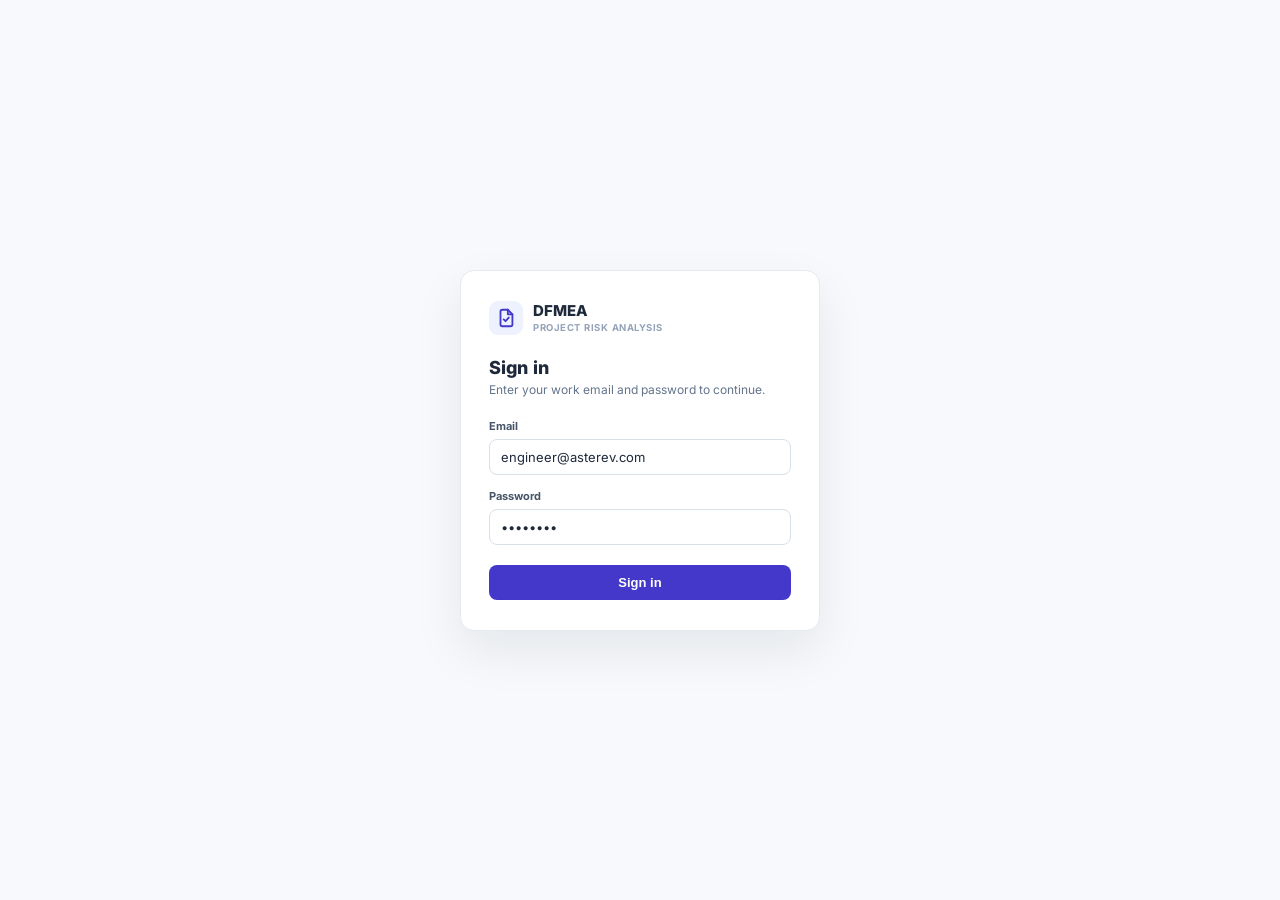
<file: docs/index.html>
<!doctype html><html><head><meta charset="utf-8">
<script>
// Auth guard: this dashboard is only reachable once logged in (see
// login.html). Runs synchronously, before anything else, so a logged-out
// visitor is sent to the login page immediately instead of seeing the
// dashboard flash on screen first.
(function(){
  try{
    var auth = JSON.parse(localStorage.getItem("dfmeaAuth") || "null");
    if(!auth || !auth.loggedIn) window.location.replace("login.html");
  }catch(error){ window.location.replace("login.html"); }
})();
</script>
<script src="vendor/exceljs.min.js"></script><link rel="preconnect" href="https://fonts.googleapis.com"><link rel="preconnect" href="https://fonts.gstatic.com" crossorigin><link href="https://fonts.googleapis.com/css2?family=Inter:wght@400;500;600;700;800&display=swap" rel="stylesheet"><link rel="stylesheet" href="css/style.css"></head><body><div class="app">

<div class="side">
  <div class="brand"><div class="logo"><svg width="18" height="18" viewBox="0 0 24 24" fill="none" stroke="currentColor" stroke-width="2" stroke-linecap="round" stroke-linejoin="round"><path d="M8 3h6l5 5v11a2 2 0 0 1-2 2H8a2 2 0 0 1-2-2V5a2 2 0 0 1 2-2z"/><path d="M14 3v5h5"/><path d="M9.5 13.5l2 2 3.5-4"/></svg></div>
    <div><div class="bn">DFMEA</div><div class="bs">PROJECT RISK ANALYSIS</div></div></div>
  <div class="nav" id="navUploadData"><span class="ni"><svg class="ic" width="17" height="17" viewBox="0 0 24 24" fill="none" stroke="currentColor" stroke-width="1.7" stroke-linecap="round" stroke-linejoin="round"><path d="M21 15v4a2 2 0 0 1-2 2H5a2 2 0 0 1-2-2v-4"/><path d="M7 10l5-5 5 5M12 5v12"/></svg></span>Legacy DFMEA</div><div class="nav" id="navDfmea"><span class="ni"><svg class="ic" width="17" height="17" viewBox="0 0 24 24" fill="none" stroke="currentColor" stroke-width="1.7" stroke-linecap="round" stroke-linejoin="round"><rect x="3" y="3" width="7" height="7"/><rect x="14" y="3" width="7" height="7"/><rect x="3" y="14" width="7" height="7"/><rect x="14" y="14" width="7" height="7"/></svg></span>Projects</div><div class="subnav on"><svg class="ic" width="13" height="13" viewBox="0 0 24 24" fill="none" stroke="currentColor" stroke-width="1.7" stroke-linecap="round" stroke-linejoin="round"><path d="M14 3H7a2 2 0 0 0-2 2v14a2 2 0 0 0 2 2h10a2 2 0 0 0 2-2V8z"/><path d="M14 3v5h5"/></svg><span>Aster EV Connector</span></div>
  <div class="sfoot" id="sfootUser" data-tip="Signed in as D. Whitaker"><div class="av">DW</div>
    <div><div class="un">D. Whitaker</div><div class="ur">Lead Design Engineer</div></div>
    <span class="coll" id="logoutBtn" data-tip="Log out"><svg class="ic" width="16" height="16" viewBox="0 0 24 24" fill="none" stroke="currentColor" stroke-width="1.7" stroke-linecap="round" stroke-linejoin="round"><path d="M9 21H5a2 2 0 0 1-2-2V5a2 2 0 0 1 2-2h4"/><path d="M16 17l5-5-5-5"/><path d="M21 12H9"/></svg></span></div>
</div>

<div class="main">
  <div class="top">
    <div>
      <div class="crumb">347352010pdp000_01 &rsaquo; Crimp DFMEA &rsaquo;
        <b>Risk Analysis</b></div>
      <div class="ttl">Crimp Contact Resistance
        <span class="stat">DFMEA</span></div>
    </div>
    <div class="srch"><svg class="ic" width="15" height="15" viewBox="0 0 24 24" fill="none" stroke="currentColor" stroke-width="1.7" stroke-linecap="round" stroke-linejoin="round"><circle cx="11" cy="11" r="7"/><path d="M21 21l-4-4"/></svg><span>Search failure modes, causes, controls</span></div>
    <div class="btn acc" data-tip="Export this document as PDF, Excel or a PPAP submission pack."><svg class="ic" width="15" height="15" viewBox="0 0 24 24" fill="none" stroke="currentColor" stroke-width="1.7" stroke-linecap="round" stroke-linejoin="round"><path d="M21 15v4a2 2 0 0 1-2 2H5a2 2 0 0 1-2-2v-4"/><path d="M7 10l5 5 5-5M12 15V3"/></svg> Export <svg class="ic" width="13" height="13" viewBox="0 0 24 24" fill="none" stroke="currentColor" stroke-width="1.7" stroke-linecap="round" stroke-linejoin="round"><path d="M6 9l6 6 6-6"/></svg></div>
    <div class="btn" data-tip="Share this document with someone else on the team."><svg class="ic" width="15" height="15" viewBox="0 0 24 24" fill="none" stroke="currentColor" stroke-width="1.7" stroke-linecap="round" stroke-linejoin="round"><circle cx="18" cy="5" r="3"/><circle cx="6" cy="12" r="3"/><circle cx="18" cy="19" r="3"/><path d="M8.6 13.5l6.8 4M15.4 6.5l-6.8 4"/></svg> Share</div>
  </div>
  <div class="tabs"><div class="tab " data-tip="A summary view of this DFMEA document.">Overview</div><div class="tab on" data-tip="The current view: the failure chain, the cause tree and the full worksheet for this function.">Risk Analysis</div><div class="tab " data-tip="How this failure mode connects to others in the product.">Failure Network</div><div class="tab " data-tip="Prevention and detection controls, and the tests that verify them.">Controls &amp; Verification</div><div class="tab " data-tip="Recommended actions raised against this document, with owners and dates.">Actions</div><div class="tab " data-tip="Every past revision of this document and what changed.">Revision History</div></div>

  <div class="content">

    <div class="seclab"><span class="secn">1</span>Product and risk breakdown</div>
    <div class="card" style="margin-bottom:14px">
      <div class="chd">
        <div><h3><svg class="ic" width="16" height="16" viewBox="0 0 24 24" fill="none" stroke="currentColor" stroke-width="1.7" stroke-linecap="round" stroke-linejoin="round"><rect x="3" y="3" width="6" height="5" rx="1"/><rect x="15" y="9" width="6" height="5" rx="1"/><rect x="15" y="16" width="6" height="5" rx="1"/><path d="M6 8v7a2 2 0 0 0 2 2h7M9 11.5h6"/></svg> Product and risk breakdown</h3>
          <div class="sm">The complete chain, left to right: function, failure mode,
            and every populated cause level. <b><span id="treeTbdSummary">21 paths end in TBD</span></b>.
            <span id="treeControlSummary">No current controls are recorded in this DFMEA.</span></div></div>
        <div class="xps">
          <div class="xp" data-tip="Add a new cause node under the one you have selected."><svg class="ic" width="13" height="13" viewBox="0 0 24 24" fill="none" stroke="currentColor" stroke-width="1.7" stroke-linecap="round" stroke-linejoin="round"><path d="M12 5v14M5 12h14"/></svg> Add child</div>
          <div class="xp" data-tip="Expand every collapsed branch in the diagram."><svg class="ic" width="13" height="13" viewBox="0 0 24 24" fill="none" stroke="currentColor" stroke-width="1.7" stroke-linecap="round" stroke-linejoin="round"><circle cx="5" cy="6" r="2.5"/><circle cx="19" cy="6" r="2.5"/><circle cx="12" cy="18" r="2.5"/><path d="M7 7.5l4 8M17 7.5l-4 8M7.5 6h9"/></svg> Expand all</div>
          <button type="button" class="xp ghost" id="treeUndoBtn" disabled data-tip="Undo the last cause you added or linked."><svg class="ic" width="13" height="13" viewBox="0 0 24 24" fill="none" stroke="currentColor" stroke-width="1.7" stroke-linecap="round" stroke-linejoin="round"><path d="M3 7v6h6M3 13a9 9 0 1 0 3-6.7L3 9"/></svg> Undo</button>
          <button type="button" class="xp ghost" id="treeSnapshotBtn" data-tip="Save the current diagram as a reference point, so you can compare later changes against it."><svg class="ic" width="13" height="13" viewBox="0 0 24 24" fill="none" stroke="currentColor" stroke-width="1.7" stroke-linecap="round" stroke-linejoin="round"><circle cx="12" cy="13" r="7"/><path d="M9 3h6l1.5 3h-9z"/><circle cx="12" cy="13" r="2.5"/></svg> Snapshot</button>
          <button type="button" class="xp ghost" id="treeCompareBtn" disabled data-tip="Highlight every cause added since your last snapshot."><svg class="ic" width="13" height="13" viewBox="0 0 24 24" fill="none" stroke="currentColor" stroke-width="1.7" stroke-linecap="round" stroke-linejoin="round"><path d="M9 3v18M15 3v18M4 8h5M15 8h5M4 16h5M15 16h5"/></svg> Compare</button>
          <div class="xp ghost" data-tip="Download this diagram as a standalone SVG file."><svg class="ic" width="13" height="13" viewBox="0 0 24 24" fill="none" stroke="currentColor" stroke-width="1.7" stroke-linecap="round" stroke-linejoin="round"><path d="M21 15v4a2 2 0 0 1-2 2H5a2 2 0 0 1-2-2v-4"/><path d="M7 10l5 5 5-5M12 15V3"/></svg> Export SVG</div><div class="xp acc2" id="treeOpenBtn" data-tip="Open the full diagram, large and zoomable."><svg class="ic" width="13" height="13" viewBox="0 0 24 24" fill="none" stroke="currentColor" stroke-width="1.9" stroke-linecap="round" stroke-linejoin="round"><path d="M15 3h6v6M9 21H3v-6M21 3l-7 7M3 21l7-7"/></svg> Open full view</div></div>
      </div>
      <div class="risk-context" role="group" aria-label="Function and failure summary">
        <div class="risk-field"><span>Function</span><strong id="summaryFunction">Crimp Contact Resistance</strong></div>
        <div class="risk-field"><span>Acceptance criteria</span><strong id="summaryCriteria">&lt;0.55mOhm</strong></div>
        <div class="risk-field"><span>Failure mode</span><strong id="summaryFailure">Missing or Degraded Function</strong></div>
        <div class="risk-field"><span>Effect</span><strong id="summaryEffect">Affects safe vehicle operation with warning.</strong></div>
      </div>
      <div class="pad">
        <div class="node-legend" data-node-legend></div>
        <div class="treewrap" id="treeWrap">
          <div class="treemodalbar">
            <div class="tzoom" style="margin-right:22px">
              <button type="button" id="tZoomOut" data-tip="Zoom out">&minus;</button>
              <span id="tZoomLabel">100%</span>
              <button type="button" id="tZoomIn" data-tip="Zoom in">+</button>
              <button type="button" id="tZoomReset" data-tip="Fit the whole diagram to the window">Fit</button>
            </div>
            <div class="tzoom">
              <button type="button" id="treeSnapshotBtn2" data-tip="Save the current diagram as a reference point, so you can compare later changes against it.">Snapshot</button>
              <button type="button" id="treeCompareBtn2" disabled data-tip="Highlight every cause added since your last snapshot.">Compare</button>
            </div>
            <button type="button" id="treeCloseBtn" data-tip="Close (Esc)">
              <svg class="ic" width="14" height="14" viewBox="0 0 24 24" fill="none" stroke="currentColor" stroke-width="1.9" stroke-linecap="round" stroke-linejoin="round"><path d="M18 6L6 18M6 6l12 12"/></svg>
              Close
            </button>
            <div class="node-legend" data-node-legend></div>
          </div>
          <div class="treeoverlay" id="treeOverlay" data-tip="Click to open the full diagram: pan, scroll and zoom.">
            <div class="treeoverlay-badge">
              <svg class="ic" width="14" height="14" viewBox="0 0 24 24" fill="none" stroke="currentColor" stroke-width="1.9" stroke-linecap="round" stroke-linejoin="round"><path d="M15 3h6v6M9 21H3v-6M21 3l-7 7M3 21l7-7"/></svg>
              Click to explore &middot; <span id="treeSummary">64 causes across 26 paths</span> &middot; scroll and zoom inside
            </div>
          </div>
          <div class="treezoom" id="treeZoom"><svg viewBox="0 0 3524 2154" width="3524" height="2154"><defs><marker id="ah" viewBox="0 0 10 10" refX="9" refY="5" markerWidth="6" markerHeight="6" orient="auto"><path d="M0,0 L10,5 L0,10 z" fill="#94A3B8"/></marker><marker id="ab" viewBox="0 0 10 10" refX="9" refY="5" markerWidth="6" markerHeight="6" orient="auto"><path d="M0,0 L10,5 L0,10 z" fill="#4F46E5"/></marker><filter id="nodeShadow" x="-30%" y="-30%" width="160%" height="160%"><feDropShadow dx="0" dy="2" stdDeviation="3.2" flood-color="#0F172A" flood-opacity=".16"/></filter><filter id="nodeShadowHover" x="-30%" y="-30%" width="160%" height="160%"><feDropShadow dx="0" dy="5" stdDeviation="7" flood-color="#0F172A" flood-opacity=".24"/></filter></defs><style>
.nl{font:700 8.4px "Inter", -apple-system, BlinkMacSystemFont, "Segoe UI", Roboto, Arial, sans-serif;letter-spacing:.6px}
.nb{font:11px "Inter", -apple-system, BlinkMacSystemFont, "Segoe UI", Roboto, Arial, sans-serif;fill:#334155}
.bv{font:700 18px Consolas;text-anchor:middle}
.bl{font:700 8.5px "Inter", -apple-system, BlinkMacSystemFont, "Segoe UI", Roboto, Arial, sans-serif;text-anchor:middle;letter-spacing:1px;opacity:.85}
.cap{font:9px "Inter", -apple-system, BlinkMacSystemFont, "Segoe UI", Roboto, Arial, sans-serif;fill:#94A3B8;text-anchor:middle}
.lane{font:800 15px "Inter", -apple-system, BlinkMacSystemFont, "Segoe UI", Roboto, Arial, sans-serif;fill:#A8B4C4;letter-spacing:1px;
 transform:translateY(-16px)}
.lane-doc{fill:#475569}
.lane-fm{fill:#D97706}
.lane-t1{fill:#B45309}
.lane-t2{fill:#C2410C}
.lane-t3{fill:#6D28D9}
.lane-t4{fill:#BE123C}
.mn{font:600 10px "Inter", -apple-system, BlinkMacSystemFont, "Segoe UI", Roboto, Arial, sans-serif;fill:#1E293B}
.ms{font:9px "Inter", -apple-system, BlinkMacSystemFont, "Segoe UI", Roboto, Arial, sans-serif;fill:#94A3B8}
.mid{font:700 8.6px Consolas;fill:#64748B}
.sod{font:8.8px Consolas;fill:#8595A8}
.apn{font:700 9.5px "Inter", -apple-system, BlinkMacSystemFont, "Segoe UI", Roboto, Arial, sans-serif;text-anchor:middle}
.apc{font:700 16px Consolas;text-anchor:middle}
.aps{font:8px "Inter", -apple-system, BlinkMacSystemFont, "Segoe UI", Roboto, Arial, sans-serif;text-anchor:middle;opacity:.8}
.eqt{font:700 12.5px Consolas;fill:#1E1B4B}
.eqs{font:9.4px "Inter", -apple-system, BlinkMacSystemFont, "Segoe UI", Roboto, Arial, sans-serif;fill:#6366F1}
.eql{font:700 8.6px "Inter", -apple-system, BlinkMacSystemFont, "Segoe UI", Roboto, Arial, sans-serif;fill:#6366F1;letter-spacing:1px}

.ttag{font:700 8.4px "Inter", -apple-system, BlinkMacSystemFont, "Segoe UI", Roboto, Arial, sans-serif;letter-spacing:.8px}
.tid{font:700 8.4px Consolas;fill:#94A3B8;text-anchor:end}
.ttl2{font:600 10.3px "Inter", -apple-system, BlinkMacSystemFont, "Segoe UI", Roboto, Arial, sans-serif;fill:#0F172A}
.tsub{font:9.5px Consolas;fill:#94A3B8}
.tbadge{font:700 7.6px "Inter", -apple-system, BlinkMacSystemFont, "Segoe UI", Roboto, Arial, sans-serif;text-anchor:middle;letter-spacing:.4px}
.tcol{font:8.8px "Inter", -apple-system, BlinkMacSystemFont, "Segoe UI", Roboto, Arial, sans-serif;fill:#94A3B8}

/* premium node polish: rounder cards, soft real shadows (feDropShadow,
   not the old opacity:0 placeholder rect that rendered nothing), pill
   accent bar, bolder title hierarchy, and a friendlier "+" control. */
.hitbox>rect:nth-of-type(1){display:none}
.hitbox>rect:nth-of-type(2){rx:14;stroke-width:1.1;filter:url(#nodeShadow);transition:filter .15s ease}
/* A little more breathing room per card. Only the original 64 baked
   nodes need the extra width added here (local ones already render at
   their own slightly larger size, see renderLocalNode); their "+"
   button sits at the old fixed right edge, so it gets nudged out by the
   same amount to land back on the new edge instead of inside the card. */
/* Card width is capped by the fixed 256px lane grid the original 64
   nodes are laid out on: every pixel added to the card eats directly
   into the "+" button's gap, and the button (17px across) needs real
   room either side of it before the two neighbouring cards read as
   "touching". 230px (the original size) is close to the practical
   ceiling for that grid without a full coordinate regeneration of all
   64 nodes' positions -- left at the original width for that reason. */
/* At the small closed-preview scale (42%), the pale card fills and thin
   1.1px borders shrink to the point they barely register -- a node can
   read as "just floating text with no box". Full modal view stays as
   designed; only the tiny preview gets thicker, more visible borders. */
.treewrap:not(.open) .hitbox>rect:nth-of-type(2){stroke-width:2.4;filter:none}
.treewrap:not(.open) .hitbox>rect:nth-of-type(3){width:6px}
.hitbox>rect:nth-of-type(3){rx:2.5;transform-box:fill-box;transform-origin:center;transform:scaleY(.84)}
.hitbox:hover>rect:nth-of-type(2){filter:url(#nodeShadowHover)}
.ttl2{font:700 11.7px "Inter", -apple-system, BlinkMacSystemFont, "Segoe UI", Roboto, Arial, sans-serif;letter-spacing:.1px}
.ttag{letter-spacing:.9px;opacity:.95}
.tsub{opacity:.8}
.tag-pill{pointer-events:none}
.pl circle{transition:fill .12s ease,filter .12s ease}
.pl:hover circle{filter:drop-shadow(0 3px 6px rgba(15,23,42,.22))}
path[data-local-parent-link],path[data-local-cause-link]{stroke-linecap:round}
#treeContent>path{stroke-linecap:round;opacity:.85}
.hitbox{cursor:help}
</style><text x="8" y="12" class="lane lane-doc">DFMEA DOCUMENT</text><text x="200" y="12" class="lane lane-doc">FUNCTION</text><text x="430" y="12" class="lane lane-fm">FAILURE MODE</text><text x="720" y="12" class="lane lane-t1">FAILURE CAUSE &#183; LEVEL 1</text><text x="976" y="12" class="lane lane-t1">LEVEL 2</text><text x="1232" y="12" class="lane lane-t1">LEVEL 3</text><text x="1488" y="12" class="lane lane-t2">LEVEL 4</text><text x="1744" y="12" class="lane lane-t2">LEVEL 5</text><text x="2000" y="12" class="lane lane-t2">LEVEL 6</text><text x="2256" y="12" class="lane lane-t3">LEVEL 7</text><text x="2512" y="12" class="lane lane-t3">LEVEL 8</text><text x="2768" y="12" class="lane lane-t3">LEVEL 9</text><text x="3024" y="12" class="lane lane-t4">LEVEL 10</text><text x="3280" y="12" class="lane lane-t4">LEVEL 11 &#183; ROOT</text><path d="M176,46.0 C188.0,46.0 188.0,46.0 200,46.0" fill="none" stroke="#C7D2FE" stroke-width="1.9"/><path d="M400,46.0 C415.0,46.0 415.0,46.0 430,46.0" fill="none" stroke="#FBBF24" stroke-width="1.5"/><g data-tip="DFMEA document 347352010pdp000_01. The whole analysis: 1 item, 1 failure mode." class="hitbox"><rect x="6" y="16.0" width="172" height="60" rx="10" fill="#000" opacity="0"/><rect x="8" y="18.0" width="168" height="56" rx="9" fill="#EEF2FF" stroke="#A5B4FC" stroke-width="1.5"/><rect x="8" y="18.0" width="4" height="56" rx="2" fill="#4338CA"/><text x="20" y="32.0" class="ttag" fill="#4338CA">DFMEA DOCUMENT</text><text x="164" y="32.0" class="tid"></text><text x="20" y="46.0" class="ttl2"><tspan x="20" dy="0">Crimp DFMEA</tspan></text><text x="20" y="67.0" class="tsub">1 function, 1 failure mode</text></g><g class="pl"><circle cx="176" cy="46.0" r="8.5" fill="#fff" stroke="#A8B4C4" stroke-width="1.3"/><path d="M172,46.0 L180,46.0 M176,42.0 L176,50.0" stroke="#A8B4C4" stroke-width="1.6" stroke-linecap="round"/></g><g data-tip="Item: Crimp Contact Resistance. Carries 1 failure mode in this analysis." class="hitbox"><rect x="198" y="17.0" width="204" height="58" rx="10" fill="#000" opacity="0"/><rect x="200" y="19.0" width="200" height="54" rx="9" fill="#F8FAFC" stroke="#CBD5E1" stroke-width="1.5"/><rect x="200" y="19.0" width="4" height="54" rx="2" fill="#475569"/><text x="212" y="33.0" class="ttag" fill="#475569">FUNCTION</text><text x="388" y="33.0" class="tid"></text><text x="212" y="47.0" class="ttl2"><tspan x="212" dy="0">Crimp Contact Resistance</tspan></text><text x="212" y="66.0" class="tsub">1 failure mode</text></g><g class="pl"><circle cx="400" cy="46.0" r="8.5" fill="#fff" stroke="#A8B4C4" stroke-width="1.3"/><path d="M396,46.0 L404,46.0 M400,42.0 L400,50.0" stroke="#A8B4C4" stroke-width="1.6" stroke-linecap="round"/></g><g data-tip="Failure mode FM-01: Missing or Degraded Function. Severity 9, Occurrence 2, Detection 4, RPN 72. Action Priority Medium: action recommended." class="hitbox"><rect x="428" y="16.0" width="248" height="60" rx="10" fill="#000" opacity="0"/><rect x="430" y="18.0" width="244" height="56" rx="9" fill="#fff" stroke="#FBBF24" stroke-width="1.5"/><rect x="430" y="18.0" width="4" height="56" rx="2" fill="#D97706"/><text x="442" y="32.0" class="ttag" fill="#D97706">FAILURE MODE</text><text x="662" y="32.0" class="tid"></text><text x="442" y="46.0" class="ttl2"><tspan x="442" dy="0">Missing or Degraded Function</tspan></text><text x="442" y="67.0" class="tsub">Severity 9</text></g><g class="pl"><circle cx="674" cy="46" r="8.5" fill="#fff" stroke="#A8B4C4" stroke-width="1.3"/><path d="M670,46 L678,46 M674,42 L674,50" stroke="#A8B4C4" stroke-width="1.6" stroke-linecap="round"/></g><path d="M674,46.0 C697.0,46.0 697.0,46.0 720,46.0" fill="none" stroke="#F59E0B" stroke-width="1.6"/><g data-tip="Level 1 cause: Excessive wire strand to terminal interface resistance. Branches into 1 deeper cause at Level 2." class="hitbox"><rect x="718" y="11.0" width="234" height="70" rx="10" fill="#000" opacity="0"/><rect x="720" y="13.0" width="230" height="66" rx="9" fill="#FFFAEB" stroke="#FCD34D" stroke-width="1.5"/><rect x="720" y="13.0" width="4" height="66" rx="2" fill="#B45309"/><text x="732" y="27.0" class="ttag" fill="#B45309">CAUSE · L1</text><text x="938" y="27.0" class="tid"></text><text x="732" y="41.0" class="ttl2"><tspan x="732" dy="0">Excessive wire strand to terminal</tspan><tspan x="732" dy="11">interface resistance</tspan></text><text x="732" y="72.0" class="tsub">1 sub-cause</text></g><g class="pl"><circle cx="950" cy="46" r="8.5" fill="#fff" stroke="#A8B4C4" stroke-width="1.3"/><path d="M946,46 L954,46 M950,42 L950,50" stroke="#A8B4C4" stroke-width="1.6" stroke-linecap="round"/></g><path d="M950,46.0 C963.0,46.0 963.0,46.0 976,46.0" fill="none" stroke="#FDE68A" stroke-width="1.6"/><g data-tip="Level 2 cause: Excessive film resistance. Branches into 1 deeper cause at Level 3." class="hitbox"><rect x="974" y="11.0" width="234" height="70" rx="10" fill="#000" opacity="0"/><rect x="976" y="13.0" width="230" height="66" rx="9" fill="#FFFAEB" stroke="#FCD34D" stroke-width="1.5"/><rect x="976" y="13.0" width="4" height="66" rx="2" fill="#B45309"/><text x="988" y="27.0" class="ttag" fill="#B45309">CAUSE · L2</text><text x="1194" y="27.0" class="tid"></text><text x="988" y="41.0" class="ttl2"><tspan x="988" dy="0">Excessive film resistance</tspan></text><text x="988" y="72.0" class="tsub">1 sub-cause</text></g><g class="pl"><circle cx="1206" cy="46" r="8.5" fill="#fff" stroke="#A8B4C4" stroke-width="1.3"/><path d="M1202,46 L1210,46 M1206,42 L1206,50" stroke="#A8B4C4" stroke-width="1.6" stroke-linecap="round"/></g><path d="M1206,46.0 C1219.0,46.0 1219.0,46.0 1232,46.0" fill="none" stroke="#FDE68A" stroke-width="1.6"/><g data-tip="Level 3 cause: Excessive Sn oxide resistance. Branches into 1 deeper cause at Level 4." class="hitbox"><rect x="1230" y="11.0" width="234" height="70" rx="10" fill="#000" opacity="0"/><rect x="1232" y="13.0" width="230" height="66" rx="9" fill="#FFFAEB" stroke="#FCD34D" stroke-width="1.5"/><rect x="1232" y="13.0" width="4" height="66" rx="2" fill="#B45309"/><text x="1244" y="27.0" class="ttag" fill="#B45309">CAUSE · L3</text><text x="1450" y="27.0" class="tid"></text><text x="1244" y="41.0" class="ttl2"><tspan x="1244" dy="0">Excessive Sn oxide resistance</tspan></text><text x="1244" y="72.0" class="tsub">1 sub-cause</text></g><g class="pl"><circle cx="1462" cy="46" r="8.5" fill="#fff" stroke="#A8B4C4" stroke-width="1.3"/><path d="M1458,46 L1466,46 M1462,42 L1462,50" stroke="#A8B4C4" stroke-width="1.6" stroke-linecap="round"/></g><path d="M1462,46.0 C1475.0,46.0 1475.0,46.0 1488,46.0" fill="none" stroke="#FED7AA" stroke-width="1.6"/><g data-tip="Level 4 cause: Excessive oxide thickness. Branches into 1 deeper cause at Level 5." class="hitbox"><rect x="1486" y="11.0" width="234" height="70" rx="10" fill="#000" opacity="0"/><rect x="1488" y="13.0" width="230" height="66" rx="9" fill="#FFF7ED" stroke="#FDBA74" stroke-width="1.5"/><rect x="1488" y="13.0" width="4" height="66" rx="2" fill="#C2410C"/><text x="1500" y="27.0" class="ttag" fill="#C2410C">CAUSE · L4</text><text x="1706" y="27.0" class="tid"></text><text x="1500" y="41.0" class="ttl2"><tspan x="1500" dy="0">Excessive oxide thickness</tspan></text><text x="1500" y="72.0" class="tsub">1 sub-cause</text></g><g class="pl"><circle cx="1718" cy="46" r="8.5" fill="#fff" stroke="#A8B4C4" stroke-width="1.3"/><path d="M1714,46 L1722,46 M1718,42 L1718,50" stroke="#A8B4C4" stroke-width="1.6" stroke-linecap="round"/></g><path d="M1718,46.0 C1731.0,46.0 1731.0,46.0 1744,46.0" fill="none" stroke="#FED7AA" stroke-width="1.6"/><g data-tip="Level 5 cause: Excessive post crimp oxide thickness. Branches into 1 deeper cause at Level 6." class="hitbox"><rect x="1742" y="11.0" width="234" height="70" rx="10" fill="#000" opacity="0"/><rect x="1744" y="13.0" width="230" height="66" rx="9" fill="#FFF7ED" stroke="#FDBA74" stroke-width="1.5"/><rect x="1744" y="13.0" width="4" height="66" rx="2" fill="#C2410C"/><text x="1756" y="27.0" class="ttag" fill="#C2410C">CAUSE · L5</text><text x="1962" y="27.0" class="tid"></text><text x="1756" y="41.0" class="ttl2"><tspan x="1756" dy="0">Excessive post crimp oxide thickness</tspan></text><text x="1756" y="72.0" class="tsub">1 sub-cause</text></g><g class="pl"><circle cx="1974" cy="46" r="8.5" fill="#fff" stroke="#A8B4C4" stroke-width="1.3"/><path d="M1970,46 L1978,46 M1974,42 L1974,50" stroke="#A8B4C4" stroke-width="1.6" stroke-linecap="round"/></g><path d="M1974,46.0 C1987.0,46.0 1987.0,46.0 2000,46.0" fill="none" stroke="#FED7AA" stroke-width="1.6"/><g data-tip="Level 6 cause: Insufficient contact pressure. Branches into 6 deeper causes at Level 7." class="hitbox"><rect x="1998" y="11.0" width="234" height="70" rx="10" fill="#000" opacity="0"/><rect x="2000" y="13.0" width="230" height="66" rx="9" fill="#FFF7ED" stroke="#FDBA74" stroke-width="1.5"/><rect x="2000" y="13.0" width="4" height="66" rx="2" fill="#C2410C"/><text x="2012" y="27.0" class="ttag" fill="#C2410C">CAUSE · L6</text><text x="2218" y="27.0" class="tid"></text><text x="2012" y="41.0" class="ttl2"><tspan x="2012" dy="0">Insufficient contact pressure</tspan></text><text x="2012" y="72.0" class="tsub">6 sub-causes</text></g><g class="pl"><circle cx="2230" cy="46" r="8.5" fill="#fff" stroke="#A8B4C4" stroke-width="1.3"/><path d="M2226,46 L2234,46 M2230,42 L2230,50" stroke="#A8B4C4" stroke-width="1.6" stroke-linecap="round"/></g><path d="M2230,46.0 C2243.0,46.0 2243.0,46.0 2256,46.0" fill="none" stroke="#DDD6FE" stroke-width="1.6"/><path d="M2230,46.0 C2243.0,46.0 2243.0,1194.0 2256,1194.0" fill="none" stroke="#DDD6FE" stroke-width="1.6"/><path d="M2230,46.0 C2243.0,46.0 2243.0,1522.0 2256,1522.0" fill="none" stroke="#DDD6FE" stroke-width="1.6"/><path d="M2230,46.0 C2243.0,46.0 2243.0,1604.0 2256,1604.0" fill="none" stroke="#DDD6FE" stroke-width="1.6"/><path d="M2230,46.0 C2243.0,46.0 2243.0,1686.0 2256,1686.0" fill="none" stroke="#DDD6FE" stroke-width="1.6"/><path d="M2230,46.0 C2243.0,46.0 2243.0,1768.0 2256,1768.0" fill="none" stroke="#DDD6FE" stroke-width="1.6"/><g data-tip="Level 7 cause: Insufficient serration edge sharpness. Branches into 3 deeper causes at Level 8." class="hitbox"><rect x="2254" y="11.0" width="234" height="70" rx="10" fill="#000" opacity="0"/><rect x="2256" y="13.0" width="230" height="66" rx="9" fill="#F5F3FF" stroke="#C4B5FD" stroke-width="1.5"/><rect x="2256" y="13.0" width="4" height="66" rx="2" fill="#6D28D9"/><text x="2268" y="27.0" class="ttag" fill="#6D28D9">CAUSE · L7</text><text x="2474" y="27.0" class="tid"></text><text x="2268" y="41.0" class="ttl2"><tspan x="2268" dy="0">Insufficient serration edge sharpness</tspan></text><text x="2268" y="72.0" class="tsub">3 sub-causes</text></g><g class="pl"><circle cx="2486" cy="46" r="8.5" fill="#fff" stroke="#A8B4C4" stroke-width="1.3"/><path d="M2482,46 L2490,46 M2486,42 L2486,50" stroke="#A8B4C4" stroke-width="1.6" stroke-linecap="round"/></g><path d="M2486,46.0 C2499.0,46.0 2499.0,46.0 2512,46.0" fill="none" stroke="#DDD6FE" stroke-width="1.6"/><path d="M2486,46.0 C2499.0,46.0 2499.0,292.0 2512,292.0" fill="none" stroke="#DDD6FE" stroke-width="1.6"/><path d="M2486,46.0 C2499.0,46.0 2499.0,456.0 2512,456.0" fill="none" stroke="#DDD6FE" stroke-width="1.6"/><g data-tip="Level 8 cause: Excessive conductor serration side wall angle. Branches into 3 deeper causes at Level 9." class="hitbox"><rect x="2510" y="11.0" width="234" height="70" rx="10" fill="#000" opacity="0"/><rect x="2512" y="13.0" width="230" height="66" rx="9" fill="#F5F3FF" stroke="#C4B5FD" stroke-width="1.5"/><rect x="2512" y="13.0" width="4" height="66" rx="2" fill="#6D28D9"/><text x="2524" y="27.0" class="ttag" fill="#6D28D9">CAUSE · L8</text><text x="2730" y="27.0" class="tid"></text><text x="2524" y="41.0" class="ttl2"><tspan x="2524" dy="0">Excessive conductor serration side wall</tspan><tspan x="2524" dy="11">angle</tspan></text><text x="2524" y="72.0" class="tsub">3 sub-causes</text></g><g class="pl"><circle cx="2742" cy="46" r="8.5" fill="#fff" stroke="#A8B4C4" stroke-width="1.3"/><path d="M2738,46 L2746,46 M2742,42 L2742,50" stroke="#A8B4C4" stroke-width="1.6" stroke-linecap="round"/></g><path d="M2742,46.0 C2755.0,46.0 2755.0,46.0 2768,46.0" fill="none" stroke="#DDD6FE" stroke-width="1.6"/><path d="M2742,46.0 C2755.0,46.0 2755.0,128.0 2768,128.0" fill="none" stroke="#DDD6FE" stroke-width="1.6"/><path d="M2742,46.0 C2755.0,46.0 2755.0,210.0 2768,210.0" fill="none" stroke="#DDD6FE" stroke-width="1.6"/><g data-tip="Level 9 cause: Serrations stamped all at once. This is the root cause of its branch; nothing deeper has been identified." class="hitbox"><rect x="2766" y="11.0" width="234" height="70" rx="10" fill="#000" opacity="0"/><rect x="2768" y="13.0" width="230" height="66" rx="9" fill="#F5F3FF" stroke="#C4B5FD" stroke-width="1.5"/><rect x="2768" y="13.0" width="4" height="66" rx="2" fill="#6D28D9"/><text x="2780" y="27.0" class="ttag" fill="#6D28D9">CAUSE · L9</text><text x="2986" y="27.0" class="tid"></text><text x="2780" y="41.0" class="ttl2"><tspan x="2780" dy="0">Serrations stamped all at once</tspan></text><text x="2780" y="72.0" class="tsub">root cause</text></g><g class="pl"><circle cx="2998" cy="46" r="8.5" fill="#fff" stroke="#A8B4C4" stroke-width="1.3"/><path d="M2994,46 L3002,46 M2998,42 L2998,50" stroke="#A8B4C4" stroke-width="1.6" stroke-linecap="round"/></g><g data-tip="Level 9 cause: Excessive conductor serration width. Branches into 1 deeper cause at Level 10." class="hitbox"><rect x="2766" y="93.0" width="234" height="70" rx="10" fill="#000" opacity="0"/><rect x="2768" y="95.0" width="230" height="66" rx="9" fill="#F5F3FF" stroke="#C4B5FD" stroke-width="1.5"/><rect x="2768" y="95.0" width="4" height="66" rx="2" fill="#6D28D9"/><text x="2780" y="109.0" class="ttag" fill="#6D28D9">CAUSE · L9</text><text x="2986" y="109.0" class="tid"></text><text x="2780" y="123.0" class="ttl2"><tspan x="2780" dy="0">Excessive conductor serration width</tspan></text><text x="2780" y="154.0" class="tsub">1 sub-cause</text></g><g class="pl"><circle cx="2998" cy="128" r="8.5" fill="#fff" stroke="#A8B4C4" stroke-width="1.3"/><path d="M2994,128 L3002,128 M2998,124 L2998,132" stroke="#A8B4C4" stroke-width="1.6" stroke-linecap="round"/></g><path d="M2998,128.0 C3011.0,128.0 3011.0,128.0 3024,128.0" fill="none" stroke="#FECDD3" stroke-width="1.6"/><g data-tip="Level 10 cause: not yet identified (TBD). This branch of the analysis stops here until someone names the actual root cause." class="hitbox"><rect x="3022" y="93.0" width="234" height="70" rx="10" fill="#000" opacity="0"/><rect x="3024" y="95.0" width="230" height="66" rx="9" fill="#FFF1F2" stroke="#FDA4AF" stroke-width="1.5"/><rect x="3024" y="95.0" width="4" height="66" rx="2" fill="#BE123C"/><text x="3036" y="109.0" class="ttag" fill="#BE123C">CAUSE · L10</text><text x="3242" y="109.0" class="tid"></text><text x="3036" y="123.0" class="ttl2"><tspan x="3036" dy="0">TBD</tspan></text><text x="3036" y="154.0" class="tsub">root cause</text></g><g class="pl"><circle cx="3254" cy="128" r="8.5" fill="#fff" stroke="#A8B4C4" stroke-width="1.3"/><path d="M3250,128 L3258,128 M3254,124 L3254,132" stroke="#A8B4C4" stroke-width="1.6" stroke-linecap="round"/></g><g data-tip="Level 9 cause: Excessive draft angle on serration stamping punch. This is the root cause of its branch; nothing deeper has been identified." class="hitbox"><rect x="2766" y="175.0" width="234" height="70" rx="10" fill="#000" opacity="0"/><rect x="2768" y="177.0" width="230" height="66" rx="9" fill="#F5F3FF" stroke="#C4B5FD" stroke-width="1.5"/><rect x="2768" y="177.0" width="4" height="66" rx="2" fill="#6D28D9"/><text x="2780" y="191.0" class="ttag" fill="#6D28D9">CAUSE · L9</text><text x="2986" y="191.0" class="tid"></text><text x="2780" y="205.0" class="ttl2"><tspan x="2780" dy="0">Excessive draft angle on serration</tspan><tspan x="2780" dy="11">stamping punch</tspan></text><text x="2780" y="236.0" class="tsub">root cause</text></g><g class="pl"><circle cx="2998" cy="210" r="8.5" fill="#fff" stroke="#A8B4C4" stroke-width="1.3"/><path d="M2994,210 L3002,210 M2998,206 L2998,214" stroke="#A8B4C4" stroke-width="1.6" stroke-linecap="round"/></g><g data-tip="Level 8 cause: Excessive conductor serration edge radius. Branches into 2 deeper causes at Level 9." class="hitbox"><rect x="2510" y="257.0" width="234" height="70" rx="10" fill="#000" opacity="0"/><rect x="2512" y="259.0" width="230" height="66" rx="9" fill="#F5F3FF" stroke="#C4B5FD" stroke-width="1.5"/><rect x="2512" y="259.0" width="4" height="66" rx="2" fill="#6D28D9"/><text x="2524" y="273.0" class="ttag" fill="#6D28D9">CAUSE · L8</text><text x="2730" y="273.0" class="tid"></text><text x="2524" y="287.0" class="ttl2"><tspan x="2524" dy="0">Excessive conductor serration edge</tspan><tspan x="2524" dy="11">radius</tspan></text><text x="2524" y="318.0" class="tsub">2 sub-causes</text></g><g class="pl"><circle cx="2742" cy="292" r="8.5" fill="#fff" stroke="#A8B4C4" stroke-width="1.3"/><path d="M2738,292 L2746,292 M2742,288 L2742,296" stroke="#A8B4C4" stroke-width="1.6" stroke-linecap="round"/></g><path d="M2742,292.0 C2755.0,292.0 2755.0,292.0 2768,292.0" fill="none" stroke="#DDD6FE" stroke-width="1.6"/><path d="M2742,292.0 C2755.0,292.0 2755.0,374.0 2768,374.0" fill="none" stroke="#DDD6FE" stroke-width="1.6"/><g data-tip="Level 9 cause: Excessive plating buildup on serration edge during electroplating. Branches into 1 deeper cause at Level 10." class="hitbox"><rect x="2766" y="257.0" width="234" height="70" rx="10" fill="#000" opacity="0"/><rect x="2768" y="259.0" width="230" height="66" rx="9" fill="#F5F3FF" stroke="#C4B5FD" stroke-width="1.5"/><rect x="2768" y="259.0" width="4" height="66" rx="2" fill="#6D28D9"/><text x="2780" y="273.0" class="ttag" fill="#6D28D9">CAUSE · L9</text><text x="2986" y="273.0" class="tid"></text><text x="2780" y="287.0" class="ttl2"><tspan x="2780" dy="0">Excessive plating buildup on serration</tspan><tspan x="2780" dy="11">edge during electroplating</tspan></text><text x="2780" y="318.0" class="tsub">1 sub-cause</text></g><g class="pl"><circle cx="2998" cy="292" r="8.5" fill="#fff" stroke="#A8B4C4" stroke-width="1.3"/><path d="M2994,292 L3002,292 M2998,288 L2998,296" stroke="#A8B4C4" stroke-width="1.6" stroke-linecap="round"/></g><path d="M2998,292.0 C3011.0,292.0 3011.0,292.0 3024,292.0" fill="none" stroke="#FECDD3" stroke-width="1.6"/><g data-tip="Level 10 cause: not yet identified (TBD). This branch of the analysis stops here until someone names the actual root cause." class="hitbox"><rect x="3022" y="257.0" width="234" height="70" rx="10" fill="#000" opacity="0"/><rect x="3024" y="259.0" width="230" height="66" rx="9" fill="#FFF1F2" stroke="#FDA4AF" stroke-width="1.5"/><rect x="3024" y="259.0" width="4" height="66" rx="2" fill="#BE123C"/><text x="3036" y="273.0" class="ttag" fill="#BE123C">CAUSE · L10</text><text x="3242" y="273.0" class="tid"></text><text x="3036" y="287.0" class="ttl2"><tspan x="3036" dy="0">TBD</tspan></text><text x="3036" y="318.0" class="tsub">root cause</text></g><g class="pl"><circle cx="3254" cy="292" r="8.5" fill="#fff" stroke="#A8B4C4" stroke-width="1.3"/><path d="M3250,292 L3258,292 M3254,288 L3254,296" stroke="#A8B4C4" stroke-width="1.6" stroke-linecap="round"/></g><g data-tip="Level 9 cause: Insufficient clearance between root of serration punch and serration edge. Branches into 1 deeper cause at Level 10." class="hitbox"><rect x="2766" y="339.0" width="234" height="70" rx="10" fill="#000" opacity="0"/><rect x="2768" y="341.0" width="230" height="66" rx="9" fill="#F5F3FF" stroke="#C4B5FD" stroke-width="1.5"/><rect x="2768" y="341.0" width="4" height="66" rx="2" fill="#6D28D9"/><text x="2780" y="355.0" class="ttag" fill="#6D28D9">CAUSE · L9</text><text x="2986" y="355.0" class="tid"></text><text x="2780" y="369.0" class="ttl2"><tspan x="2780" dy="0">Insufficient clearance between root of</tspan><tspan x="2780" dy="11">serration punch and serration edge</tspan></text><text x="2780" y="400.0" class="tsub">1 sub-cause</text></g><g class="pl"><circle cx="2998" cy="374" r="8.5" fill="#fff" stroke="#A8B4C4" stroke-width="1.3"/><path d="M2994,374 L3002,374 M2998,370 L2998,378" stroke="#A8B4C4" stroke-width="1.6" stroke-linecap="round"/></g><path d="M2998,374.0 C3011.0,374.0 3011.0,374.0 3024,374.0" fill="none" stroke="#FECDD3" stroke-width="1.6"/><g data-tip="Level 10 cause: not yet identified (TBD). This branch of the analysis stops here until someone names the actual root cause." class="hitbox"><rect x="3022" y="339.0" width="234" height="70" rx="10" fill="#000" opacity="0"/><rect x="3024" y="341.0" width="230" height="66" rx="9" fill="#FFF1F2" stroke="#FDA4AF" stroke-width="1.5"/><rect x="3024" y="341.0" width="4" height="66" rx="2" fill="#BE123C"/><text x="3036" y="355.0" class="ttag" fill="#BE123C">CAUSE · L10</text><text x="3242" y="355.0" class="tid"></text><text x="3036" y="369.0" class="ttl2"><tspan x="3036" dy="0">TBD</tspan></text><text x="3036" y="400.0" class="tsub">root cause</text></g><g class="pl"><circle cx="3254" cy="374" r="8.5" fill="#fff" stroke="#A8B4C4" stroke-width="1.3"/><path d="M3250,374 L3258,374 M3254,370 L3254,378" stroke="#A8B4C4" stroke-width="1.6" stroke-linecap="round"/></g><g data-tip="Level 8 cause: Excessive deformation of conductor serrations during crimping. Branches into 1 deeper cause at Level 9." class="hitbox"><rect x="2510" y="421.0" width="234" height="70" rx="10" fill="#000" opacity="0"/><rect x="2512" y="423.0" width="230" height="66" rx="9" fill="#F5F3FF" stroke="#C4B5FD" stroke-width="1.5"/><rect x="2512" y="423.0" width="4" height="66" rx="2" fill="#6D28D9"/><text x="2524" y="437.0" class="ttag" fill="#6D28D9">CAUSE · L8</text><text x="2730" y="437.0" class="tid"></text><text x="2524" y="451.0" class="ttl2"><tspan x="2524" dy="0">Excessive deformation of conductor</tspan><tspan x="2524" dy="11">serrations during crimping</tspan></text><text x="2524" y="482.0" class="tsub">1 sub-cause</text></g><g class="pl"><circle cx="2742" cy="456" r="8.5" fill="#fff" stroke="#A8B4C4" stroke-width="1.3"/><path d="M2738,456 L2746,456 M2742,452 L2742,460" stroke="#A8B4C4" stroke-width="1.6" stroke-linecap="round"/></g><path d="M2742,456.0 C2755.0,456.0 2755.0,456.0 2768,456.0" fill="none" stroke="#DDD6FE" stroke-width="1.6"/><g data-tip="Level 9 cause: Excessive terminal extrusion. Branches into 8 deeper causes at Level 10." class="hitbox"><rect x="2766" y="421.0" width="234" height="70" rx="10" fill="#000" opacity="0"/><rect x="2768" y="423.0" width="230" height="66" rx="9" fill="#F5F3FF" stroke="#C4B5FD" stroke-width="1.5"/><rect x="2768" y="423.0" width="4" height="66" rx="2" fill="#6D28D9"/><text x="2780" y="437.0" class="ttag" fill="#6D28D9">CAUSE · L9</text><text x="2986" y="437.0" class="tid"></text><text x="2780" y="451.0" class="ttl2"><tspan x="2780" dy="0">Excessive terminal extrusion</tspan></text><text x="2780" y="482.0" class="tsub">8 sub-causes</text></g><g class="pl"><circle cx="2998" cy="456" r="8.5" fill="#fff" stroke="#A8B4C4" stroke-width="1.3"/><path d="M2994,456 L3002,456 M2998,452 L2998,460" stroke="#A8B4C4" stroke-width="1.6" stroke-linecap="round"/></g><path d="M2998,456.0 C3011.0,456.0 3011.0,456.0 3024,456.0" fill="none" stroke="#FECDD3" stroke-width="1.6"/><path d="M2998,456.0 C3011.0,456.0 3011.0,538.0 3024,538.0" fill="none" stroke="#FECDD3" stroke-width="1.6"/><path d="M2998,456.0 C3011.0,456.0 3011.0,620.0 3024,620.0" fill="none" stroke="#FECDD3" stroke-width="1.6"/><path d="M2998,456.0 C3011.0,456.0 3011.0,702.0 3024,702.0" fill="none" stroke="#FECDD3" stroke-width="1.6"/><path d="M2998,456.0 C3011.0,456.0 3011.0,784.0 3024,784.0" fill="none" stroke="#FECDD3" stroke-width="1.6"/><path d="M2998,456.0 C3011.0,456.0 3011.0,866.0 3024,866.0" fill="none" stroke="#FECDD3" stroke-width="1.6"/><path d="M2998,456.0 C3011.0,456.0 3011.0,948.0 3024,948.0" fill="none" stroke="#FECDD3" stroke-width="1.6"/><path d="M2998,456.0 C3011.0,456.0 3011.0,1030.0 3024,1030.0" fill="none" stroke="#FECDD3" stroke-width="1.6"/><g data-tip="Level 10 cause: Insufficient conductor base alloy yield strength. Branches into 1 deeper cause at Level 11." class="hitbox"><rect x="3022" y="421.0" width="234" height="70" rx="10" fill="#000" opacity="0"/><rect x="3024" y="423.0" width="230" height="66" rx="9" fill="#FFF1F2" stroke="#FDA4AF" stroke-width="1.5"/><rect x="3024" y="423.0" width="4" height="66" rx="2" fill="#BE123C"/><text x="3036" y="437.0" class="ttag" fill="#BE123C">CAUSE · L10</text><text x="3242" y="437.0" class="tid"></text><text x="3036" y="451.0" class="ttl2"><tspan x="3036" dy="0">Insufficient conductor base alloy yield</tspan><tspan x="3036" dy="11">strength</tspan></text><text x="3036" y="482.0" class="tsub">1 sub-cause</text></g><g class="pl"><circle cx="3254" cy="456" r="8.5" fill="#fff" stroke="#A8B4C4" stroke-width="1.3"/><path d="M3250,456 L3258,456 M3254,452 L3254,460" stroke="#A8B4C4" stroke-width="1.6" stroke-linecap="round"/></g><path d="M3254,456.0 C3267.0,456.0 3267.0,456.0 3280,456.0" fill="none" stroke="#FECDD3" stroke-width="1.6"/><g data-tip="Level 11 cause: not yet identified (TBD). This branch of the analysis stops here until someone names the actual root cause." class="hitbox"><rect x="3278" y="421.0" width="234" height="70" rx="10" fill="#000" opacity="0"/><rect x="3280" y="423.0" width="230" height="66" rx="9" fill="#FFF1F2" stroke="#FDA4AF" stroke-width="1.5"/><rect x="3280" y="423.0" width="4" height="66" rx="2" fill="#BE123C"/><text x="3292" y="437.0" class="ttag" fill="#BE123C">CAUSE · L11</text><text x="3498" y="437.0" class="tid"></text><text x="3292" y="451.0" class="ttl2"><tspan x="3292" dy="0">TBD</tspan></text><text x="3292" y="482.0" class="tsub">root cause</text></g><g class="pl"><circle cx="3510" cy="456" r="8.5" fill="#fff" stroke="#A8B4C4" stroke-width="1.3"/><path d="M3506,456 L3514,456 M3510,452 L3510,460" stroke="#A8B4C4" stroke-width="1.6" stroke-linecap="round"/></g><g data-tip="Level 10 cause: Insufficient conductor crimp height. Branches into 1 deeper cause at Level 11." class="hitbox"><rect x="3022" y="503.0" width="234" height="70" rx="10" fill="#000" opacity="0"/><rect x="3024" y="505.0" width="230" height="66" rx="9" fill="#FFF1F2" stroke="#FDA4AF" stroke-width="1.5"/><rect x="3024" y="505.0" width="4" height="66" rx="2" fill="#BE123C"/><text x="3036" y="519.0" class="ttag" fill="#BE123C">CAUSE · L10</text><text x="3242" y="519.0" class="tid"></text><text x="3036" y="533.0" class="ttl2"><tspan x="3036" dy="0">Insufficient conductor crimp height</tspan></text><text x="3036" y="564.0" class="tsub">1 sub-cause</text></g><g class="pl"><circle cx="3254" cy="538" r="8.5" fill="#fff" stroke="#A8B4C4" stroke-width="1.3"/><path d="M3250,538 L3258,538 M3254,534 L3254,542" stroke="#A8B4C4" stroke-width="1.6" stroke-linecap="round"/></g><path d="M3254,538.0 C3267.0,538.0 3267.0,538.0 3280,538.0" fill="none" stroke="#FECDD3" stroke-width="1.6"/><g data-tip="Level 11 cause: not yet identified (TBD). This branch of the analysis stops here until someone names the actual root cause." class="hitbox"><rect x="3278" y="503.0" width="234" height="70" rx="10" fill="#000" opacity="0"/><rect x="3280" y="505.0" width="230" height="66" rx="9" fill="#FFF1F2" stroke="#FDA4AF" stroke-width="1.5"/><rect x="3280" y="505.0" width="4" height="66" rx="2" fill="#BE123C"/><text x="3292" y="519.0" class="ttag" fill="#BE123C">CAUSE · L11</text><text x="3498" y="519.0" class="tid"></text><text x="3292" y="533.0" class="ttl2"><tspan x="3292" dy="0">TBD</tspan></text><text x="3292" y="564.0" class="tsub">root cause</text></g><g class="pl"><circle cx="3510" cy="538" r="8.5" fill="#fff" stroke="#A8B4C4" stroke-width="1.3"/><path d="M3506,538 L3514,538 M3510,534 L3510,542" stroke="#A8B4C4" stroke-width="1.6" stroke-linecap="round"/></g><g data-tip="Level 10 cause: Insufficient conductor crimp width. Branches into 1 deeper cause at Level 11." class="hitbox"><rect x="3022" y="585.0" width="234" height="70" rx="10" fill="#000" opacity="0"/><rect x="3024" y="587.0" width="230" height="66" rx="9" fill="#FFF1F2" stroke="#FDA4AF" stroke-width="1.5"/><rect x="3024" y="587.0" width="4" height="66" rx="2" fill="#BE123C"/><text x="3036" y="601.0" class="ttag" fill="#BE123C">CAUSE · L10</text><text x="3242" y="601.0" class="tid"></text><text x="3036" y="615.0" class="ttl2"><tspan x="3036" dy="0">Insufficient conductor crimp width</tspan></text><text x="3036" y="646.0" class="tsub">1 sub-cause</text></g><g class="pl"><circle cx="3254" cy="620" r="8.5" fill="#fff" stroke="#A8B4C4" stroke-width="1.3"/><path d="M3250,620 L3258,620 M3254,616 L3254,624" stroke="#A8B4C4" stroke-width="1.6" stroke-linecap="round"/></g><path d="M3254,620.0 C3267.0,620.0 3267.0,620.0 3280,620.0" fill="none" stroke="#FECDD3" stroke-width="1.6"/><g data-tip="Level 11 cause: not yet identified (TBD). This branch of the analysis stops here until someone names the actual root cause." class="hitbox"><rect x="3278" y="585.0" width="234" height="70" rx="10" fill="#000" opacity="0"/><rect x="3280" y="587.0" width="230" height="66" rx="9" fill="#FFF1F2" stroke="#FDA4AF" stroke-width="1.5"/><rect x="3280" y="587.0" width="4" height="66" rx="2" fill="#BE123C"/><text x="3292" y="601.0" class="ttag" fill="#BE123C">CAUSE · L11</text><text x="3498" y="601.0" class="tid"></text><text x="3292" y="615.0" class="ttl2"><tspan x="3292" dy="0">TBD</tspan></text><text x="3292" y="646.0" class="tsub">root cause</text></g><g class="pl"><circle cx="3510" cy="620" r="8.5" fill="#fff" stroke="#A8B4C4" stroke-width="1.3"/><path d="M3506,620 L3514,620 M3510,616 L3510,624" stroke="#A8B4C4" stroke-width="1.6" stroke-linecap="round"/></g><g data-tip="Level 10 cause: Excessive conductor serration depth. Branches into 1 deeper cause at Level 11." class="hitbox"><rect x="3022" y="667.0" width="234" height="70" rx="10" fill="#000" opacity="0"/><rect x="3024" y="669.0" width="230" height="66" rx="9" fill="#FFF1F2" stroke="#FDA4AF" stroke-width="1.5"/><rect x="3024" y="669.0" width="4" height="66" rx="2" fill="#BE123C"/><text x="3036" y="683.0" class="ttag" fill="#BE123C">CAUSE · L10</text><text x="3242" y="683.0" class="tid"></text><text x="3036" y="697.0" class="ttl2"><tspan x="3036" dy="0">Excessive conductor serration depth</tspan></text><text x="3036" y="728.0" class="tsub">1 sub-cause</text></g><g class="pl"><circle cx="3254" cy="702" r="8.5" fill="#fff" stroke="#A8B4C4" stroke-width="1.3"/><path d="M3250,702 L3258,702 M3254,698 L3254,706" stroke="#A8B4C4" stroke-width="1.6" stroke-linecap="round"/></g><path d="M3254,702.0 C3267.0,702.0 3267.0,702.0 3280,702.0" fill="none" stroke="#FECDD3" stroke-width="1.6"/><g data-tip="Level 11 cause: not yet identified (TBD). This branch of the analysis stops here until someone names the actual root cause." class="hitbox"><rect x="3278" y="667.0" width="234" height="70" rx="10" fill="#000" opacity="0"/><rect x="3280" y="669.0" width="230" height="66" rx="9" fill="#FFF1F2" stroke="#FDA4AF" stroke-width="1.5"/><rect x="3280" y="669.0" width="4" height="66" rx="2" fill="#BE123C"/><text x="3292" y="683.0" class="ttag" fill="#BE123C">CAUSE · L11</text><text x="3498" y="683.0" class="tid"></text><text x="3292" y="697.0" class="ttl2"><tspan x="3292" dy="0">TBD</tspan></text><text x="3292" y="728.0" class="tsub">root cause</text></g><g class="pl"><circle cx="3510" cy="702" r="8.5" fill="#fff" stroke="#A8B4C4" stroke-width="1.3"/><path d="M3506,702 L3514,702 M3510,698 L3510,706" stroke="#A8B4C4" stroke-width="1.6" stroke-linecap="round"/></g><g data-tip="Level 10 cause: Excessive conductor serration width. Branches into 1 deeper cause at Level 11." class="hitbox"><rect x="3022" y="749.0" width="234" height="70" rx="10" fill="#000" opacity="0"/><rect x="3024" y="751.0" width="230" height="66" rx="9" fill="#FFF1F2" stroke="#FDA4AF" stroke-width="1.5"/><rect x="3024" y="751.0" width="4" height="66" rx="2" fill="#BE123C"/><text x="3036" y="765.0" class="ttag" fill="#BE123C">CAUSE · L10</text><text x="3242" y="765.0" class="tid"></text><text x="3036" y="779.0" class="ttl2"><tspan x="3036" dy="0">Excessive conductor serration width</tspan></text><text x="3036" y="810.0" class="tsub">1 sub-cause</text></g><g class="pl"><circle cx="3254" cy="784" r="8.5" fill="#fff" stroke="#A8B4C4" stroke-width="1.3"/><path d="M3250,784 L3258,784 M3254,780 L3254,788" stroke="#A8B4C4" stroke-width="1.6" stroke-linecap="round"/></g><path d="M3254,784.0 C3267.0,784.0 3267.0,784.0 3280,784.0" fill="none" stroke="#FECDD3" stroke-width="1.6"/><g data-tip="Level 11 cause: not yet identified (TBD). This branch of the analysis stops here until someone names the actual root cause." class="hitbox"><rect x="3278" y="749.0" width="234" height="70" rx="10" fill="#000" opacity="0"/><rect x="3280" y="751.0" width="230" height="66" rx="9" fill="#FFF1F2" stroke="#FDA4AF" stroke-width="1.5"/><rect x="3280" y="751.0" width="4" height="66" rx="2" fill="#BE123C"/><text x="3292" y="765.0" class="ttag" fill="#BE123C">CAUSE · L11</text><text x="3498" y="765.0" class="tid"></text><text x="3292" y="779.0" class="ttl2"><tspan x="3292" dy="0">TBD</tspan></text><text x="3292" y="810.0" class="tsub">root cause</text></g><g class="pl"><circle cx="3510" cy="784" r="8.5" fill="#fff" stroke="#A8B4C4" stroke-width="1.3"/><path d="M3506,784 L3514,784 M3510,780 L3510,788" stroke="#A8B4C4" stroke-width="1.6" stroke-linecap="round"/></g><g data-tip="Level 10 cause: Excessive conductor serration spacing. Branches into 1 deeper cause at Level 11." class="hitbox"><rect x="3022" y="831.0" width="234" height="70" rx="10" fill="#000" opacity="0"/><rect x="3024" y="833.0" width="230" height="66" rx="9" fill="#FFF1F2" stroke="#FDA4AF" stroke-width="1.5"/><rect x="3024" y="833.0" width="4" height="66" rx="2" fill="#BE123C"/><text x="3036" y="847.0" class="ttag" fill="#BE123C">CAUSE · L10</text><text x="3242" y="847.0" class="tid"></text><text x="3036" y="861.0" class="ttl2"><tspan x="3036" dy="0">Excessive conductor serration spacing</tspan></text><text x="3036" y="892.0" class="tsub">1 sub-cause</text></g><g class="pl"><circle cx="3254" cy="866" r="8.5" fill="#fff" stroke="#A8B4C4" stroke-width="1.3"/><path d="M3250,866 L3258,866 M3254,862 L3254,870" stroke="#A8B4C4" stroke-width="1.6" stroke-linecap="round"/></g><path d="M3254,866.0 C3267.0,866.0 3267.0,866.0 3280,866.0" fill="none" stroke="#FECDD3" stroke-width="1.6"/><g data-tip="Level 11 cause: not yet identified (TBD). This branch of the analysis stops here until someone names the actual root cause." class="hitbox"><rect x="3278" y="831.0" width="234" height="70" rx="10" fill="#000" opacity="0"/><rect x="3280" y="833.0" width="230" height="66" rx="9" fill="#FFF1F2" stroke="#FDA4AF" stroke-width="1.5"/><rect x="3280" y="833.0" width="4" height="66" rx="2" fill="#BE123C"/><text x="3292" y="847.0" class="ttag" fill="#BE123C">CAUSE · L11</text><text x="3498" y="847.0" class="tid"></text><text x="3292" y="861.0" class="ttl2"><tspan x="3292" dy="0">TBD</tspan></text><text x="3292" y="892.0" class="tsub">root cause</text></g><g class="pl"><circle cx="3510" cy="866" r="8.5" fill="#fff" stroke="#A8B4C4" stroke-width="1.3"/><path d="M3506,866 L3514,866 M3510,862 L3510,870" stroke="#A8B4C4" stroke-width="1.6" stroke-linecap="round"/></g><g data-tip="Level 10 cause: Insufficient conductor anvil roughness. This is the root cause of its branch; nothing deeper has been identified." class="hitbox"><rect x="3022" y="913.0" width="234" height="70" rx="10" fill="#000" opacity="0"/><rect x="3024" y="915.0" width="230" height="66" rx="9" fill="#FFF1F2" stroke="#FDA4AF" stroke-width="1.5"/><rect x="3024" y="915.0" width="4" height="66" rx="2" fill="#BE123C"/><text x="3036" y="929.0" class="ttag" fill="#BE123C">CAUSE · L10</text><text x="3242" y="929.0" class="tid"></text><text x="3036" y="943.0" class="ttl2"><tspan x="3036" dy="0">Insufficient conductor anvil roughness</tspan></text><text x="3036" y="974.0" class="tsub">root cause</text></g><g class="pl"><circle cx="3254" cy="948" r="8.5" fill="#fff" stroke="#A8B4C4" stroke-width="1.3"/><path d="M3250,948 L3258,948 M3254,944 L3254,952" stroke="#A8B4C4" stroke-width="1.6" stroke-linecap="round"/></g><g data-tip="Level 10 cause: Excessive lubrication during crimping. Branches into 2 deeper causes at Level 11." class="hitbox"><rect x="3022" y="995.0" width="234" height="70" rx="10" fill="#000" opacity="0"/><rect x="3024" y="997.0" width="230" height="66" rx="9" fill="#FFF1F2" stroke="#FDA4AF" stroke-width="1.5"/><rect x="3024" y="997.0" width="4" height="66" rx="2" fill="#BE123C"/><text x="3036" y="1011.0" class="ttag" fill="#BE123C">CAUSE · L10</text><text x="3242" y="1011.0" class="tid"></text><text x="3036" y="1025.0" class="ttl2"><tspan x="3036" dy="0">Excessive lubrication during crimping</tspan></text><text x="3036" y="1056.0" class="tsub">2 sub-causes</text></g><g class="pl"><circle cx="3254" cy="1030" r="8.5" fill="#fff" stroke="#A8B4C4" stroke-width="1.3"/><path d="M3250,1030 L3258,1030 M3254,1026 L3254,1034" stroke="#A8B4C4" stroke-width="1.6" stroke-linecap="round"/></g><path d="M3254,1030.0 C3267.0,1030.0 3267.0,1030.0 3280,1030.0" fill="none" stroke="#FECDD3" stroke-width="1.6"/><path d="M3254,1030.0 C3267.0,1030.0 3267.0,1112.0 3280,1112.0" fill="none" stroke="#FECDD3" stroke-width="1.6"/><g data-tip="Level 11 cause: Excessive lubricant applied during crimping. This is the root cause of its branch; nothing deeper has been identified." class="hitbox"><rect x="3278" y="995.0" width="234" height="70" rx="10" fill="#000" opacity="0"/><rect x="3280" y="997.0" width="230" height="66" rx="9" fill="#FFF1F2" stroke="#FDA4AF" stroke-width="1.5"/><rect x="3280" y="997.0" width="4" height="66" rx="2" fill="#BE123C"/><text x="3292" y="1011.0" class="ttag" fill="#BE123C">CAUSE · L11</text><text x="3498" y="1011.0" class="tid"></text><text x="3292" y="1025.0" class="ttl2"><tspan x="3292" dy="0">Excessive lubricant applied during</tspan><tspan x="3292" dy="11">crimping</tspan></text><text x="3292" y="1056.0" class="tsub">root cause</text></g><g class="pl"><circle cx="3510" cy="1030" r="8.5" fill="#fff" stroke="#A8B4C4" stroke-width="1.3"/><path d="M3506,1030 L3514,1030 M3510,1026 L3510,1034" stroke="#A8B4C4" stroke-width="1.6" stroke-linecap="round"/></g><g data-tip="Level 11 cause: Excessive lubricity of crimping lubricant. This is the root cause of its branch; nothing deeper has been identified." class="hitbox"><rect x="3278" y="1077.0" width="234" height="70" rx="10" fill="#000" opacity="0"/><rect x="3280" y="1079.0" width="230" height="66" rx="9" fill="#FFF1F2" stroke="#FDA4AF" stroke-width="1.5"/><rect x="3280" y="1079.0" width="4" height="66" rx="2" fill="#BE123C"/><text x="3292" y="1093.0" class="ttag" fill="#BE123C">CAUSE · L11</text><text x="3498" y="1093.0" class="tid"></text><text x="3292" y="1107.0" class="ttl2"><tspan x="3292" dy="0">Excessive lubricity of crimping</tspan><tspan x="3292" dy="11">lubricant</tspan></text><text x="3292" y="1138.0" class="tsub">root cause</text></g><g class="pl"><circle cx="3510" cy="1112" r="8.5" fill="#fff" stroke="#A8B4C4" stroke-width="1.3"/><path d="M3506,1112 L3514,1112 M3510,1108 L3510,1116" stroke="#A8B4C4" stroke-width="1.6" stroke-linecap="round"/></g><g data-tip="Level 7 cause: Excessive strain relief in conductor crimp. Branches into 4 deeper causes at Level 8." class="hitbox"><rect x="2254" y="1159.0" width="234" height="70" rx="10" fill="#000" opacity="0"/><rect x="2256" y="1161.0" width="230" height="66" rx="9" fill="#F5F3FF" stroke="#C4B5FD" stroke-width="1.5"/><rect x="2256" y="1161.0" width="4" height="66" rx="2" fill="#6D28D9"/><text x="2268" y="1175.0" class="ttag" fill="#6D28D9">CAUSE · L7</text><text x="2474" y="1175.0" class="tid"></text><text x="2268" y="1189.0" class="ttl2"><tspan x="2268" dy="0">Excessive strain relief in conductor</tspan><tspan x="2268" dy="11">crimp</tspan></text><text x="2268" y="1220.0" class="tsub">4 sub-causes</text></g><g class="pl"><circle cx="2486" cy="1194" r="8.5" fill="#fff" stroke="#A8B4C4" stroke-width="1.3"/><path d="M2482,1194 L2490,1194 M2486,1190 L2486,1198" stroke="#A8B4C4" stroke-width="1.6" stroke-linecap="round"/></g><path d="M2486,1194.0 C2499.0,1194.0 2499.0,1194.0 2512,1194.0" fill="none" stroke="#DDD6FE" stroke-width="1.6"/><path d="M2486,1194.0 C2499.0,1194.0 2499.0,1276.0 2512,1276.0" fill="none" stroke="#DDD6FE" stroke-width="1.6"/><path d="M2486,1194.0 C2499.0,1194.0 2499.0,1358.0 2512,1358.0" fill="none" stroke="#DDD6FE" stroke-width="1.6"/><path d="M2486,1194.0 C2499.0,1194.0 2499.0,1440.0 2512,1440.0" fill="none" stroke="#DDD6FE" stroke-width="1.6"/><g data-tip="Level 8 cause: Excessive conductor rear bellmouth length. Branches into 1 deeper cause at Level 9." class="hitbox"><rect x="2510" y="1159.0" width="234" height="70" rx="10" fill="#000" opacity="0"/><rect x="2512" y="1161.0" width="230" height="66" rx="9" fill="#F5F3FF" stroke="#C4B5FD" stroke-width="1.5"/><rect x="2512" y="1161.0" width="4" height="66" rx="2" fill="#6D28D9"/><text x="2524" y="1175.0" class="ttag" fill="#6D28D9">CAUSE · L8</text><text x="2730" y="1175.0" class="tid"></text><text x="2524" y="1189.0" class="ttl2"><tspan x="2524" dy="0">Excessive conductor rear bellmouth</tspan><tspan x="2524" dy="11">length</tspan></text><text x="2524" y="1220.0" class="tsub">1 sub-cause</text></g><g class="pl"><circle cx="2742" cy="1194" r="8.5" fill="#fff" stroke="#A8B4C4" stroke-width="1.3"/><path d="M2738,1194 L2746,1194 M2742,1190 L2742,1198" stroke="#A8B4C4" stroke-width="1.6" stroke-linecap="round"/></g><path d="M2742,1194.0 C2755.0,1194.0 2755.0,1194.0 2768,1194.0" fill="none" stroke="#DDD6FE" stroke-width="1.6"/><g data-tip="Level 9 cause: not yet identified (TBD). This branch of the analysis stops here until someone names the actual root cause." class="hitbox"><rect x="2766" y="1159.0" width="234" height="70" rx="10" fill="#000" opacity="0"/><rect x="2768" y="1161.0" width="230" height="66" rx="9" fill="#F5F3FF" stroke="#C4B5FD" stroke-width="1.5"/><rect x="2768" y="1161.0" width="4" height="66" rx="2" fill="#6D28D9"/><text x="2780" y="1175.0" class="ttag" fill="#6D28D9">CAUSE · L9</text><text x="2986" y="1175.0" class="tid"></text><text x="2780" y="1189.0" class="ttl2"><tspan x="2780" dy="0">TBD</tspan></text><text x="2780" y="1220.0" class="tsub">root cause</text></g><g class="pl"><circle cx="2998" cy="1194" r="8.5" fill="#fff" stroke="#A8B4C4" stroke-width="1.3"/><path d="M2994,1194 L3002,1194 M2998,1190 L2998,1198" stroke="#A8B4C4" stroke-width="1.6" stroke-linecap="round"/></g><g data-tip="Level 8 cause: Excessive conductor rear bellmouth height. Branches into 1 deeper cause at Level 9." class="hitbox"><rect x="2510" y="1241.0" width="234" height="70" rx="10" fill="#000" opacity="0"/><rect x="2512" y="1243.0" width="230" height="66" rx="9" fill="#F5F3FF" stroke="#C4B5FD" stroke-width="1.5"/><rect x="2512" y="1243.0" width="4" height="66" rx="2" fill="#6D28D9"/><text x="2524" y="1257.0" class="ttag" fill="#6D28D9">CAUSE · L8</text><text x="2730" y="1257.0" class="tid"></text><text x="2524" y="1271.0" class="ttl2"><tspan x="2524" dy="0">Excessive conductor rear bellmouth</tspan><tspan x="2524" dy="11">height</tspan></text><text x="2524" y="1302.0" class="tsub">1 sub-cause</text></g><g class="pl"><circle cx="2742" cy="1276" r="8.5" fill="#fff" stroke="#A8B4C4" stroke-width="1.3"/><path d="M2738,1276 L2746,1276 M2742,1272 L2742,1280" stroke="#A8B4C4" stroke-width="1.6" stroke-linecap="round"/></g><path d="M2742,1276.0 C2755.0,1276.0 2755.0,1276.0 2768,1276.0" fill="none" stroke="#DDD6FE" stroke-width="1.6"/><g data-tip="Level 9 cause: not yet identified (TBD). This branch of the analysis stops here until someone names the actual root cause." class="hitbox"><rect x="2766" y="1241.0" width="234" height="70" rx="10" fill="#000" opacity="0"/><rect x="2768" y="1243.0" width="230" height="66" rx="9" fill="#F5F3FF" stroke="#C4B5FD" stroke-width="1.5"/><rect x="2768" y="1243.0" width="4" height="66" rx="2" fill="#6D28D9"/><text x="2780" y="1257.0" class="ttag" fill="#6D28D9">CAUSE · L9</text><text x="2986" y="1257.0" class="tid"></text><text x="2780" y="1271.0" class="ttl2"><tspan x="2780" dy="0">TBD</tspan></text><text x="2780" y="1302.0" class="tsub">root cause</text></g><g class="pl"><circle cx="2998" cy="1276" r="8.5" fill="#fff" stroke="#A8B4C4" stroke-width="1.3"/><path d="M2994,1276 L3002,1276 M2998,1272 L2998,1280" stroke="#A8B4C4" stroke-width="1.6" stroke-linecap="round"/></g><g data-tip="Level 8 cause: Excessive conductor rear bellmouth angle. Branches into 1 deeper cause at Level 9." class="hitbox"><rect x="2510" y="1323.0" width="234" height="70" rx="10" fill="#000" opacity="0"/><rect x="2512" y="1325.0" width="230" height="66" rx="9" fill="#F5F3FF" stroke="#C4B5FD" stroke-width="1.5"/><rect x="2512" y="1325.0" width="4" height="66" rx="2" fill="#6D28D9"/><text x="2524" y="1339.0" class="ttag" fill="#6D28D9">CAUSE · L8</text><text x="2730" y="1339.0" class="tid"></text><text x="2524" y="1353.0" class="ttl2"><tspan x="2524" dy="0">Excessive conductor rear bellmouth angle</tspan></text><text x="2524" y="1384.0" class="tsub">1 sub-cause</text></g><g class="pl"><circle cx="2742" cy="1358" r="8.5" fill="#fff" stroke="#A8B4C4" stroke-width="1.3"/><path d="M2738,1358 L2746,1358 M2742,1354 L2742,1362" stroke="#A8B4C4" stroke-width="1.6" stroke-linecap="round"/></g><path d="M2742,1358.0 C2755.0,1358.0 2755.0,1358.0 2768,1358.0" fill="none" stroke="#DDD6FE" stroke-width="1.6"/><g data-tip="Level 9 cause: not yet identified (TBD). This branch of the analysis stops here until someone names the actual root cause." class="hitbox"><rect x="2766" y="1323.0" width="234" height="70" rx="10" fill="#000" opacity="0"/><rect x="2768" y="1325.0" width="230" height="66" rx="9" fill="#F5F3FF" stroke="#C4B5FD" stroke-width="1.5"/><rect x="2768" y="1325.0" width="4" height="66" rx="2" fill="#6D28D9"/><text x="2780" y="1339.0" class="ttag" fill="#6D28D9">CAUSE · L9</text><text x="2986" y="1339.0" class="tid"></text><text x="2780" y="1353.0" class="ttl2"><tspan x="2780" dy="0">TBD</tspan></text><text x="2780" y="1384.0" class="tsub">root cause</text></g><g class="pl"><circle cx="2998" cy="1358" r="8.5" fill="#fff" stroke="#A8B4C4" stroke-width="1.3"/><path d="M2994,1358 L3002,1358 M2998,1354 L2998,1362" stroke="#A8B4C4" stroke-width="1.6" stroke-linecap="round"/></g><g data-tip="Level 8 cause: Excessive conductor back chamfer angle. Branches into 1 deeper cause at Level 9." class="hitbox"><rect x="2510" y="1405.0" width="234" height="70" rx="10" fill="#000" opacity="0"/><rect x="2512" y="1407.0" width="230" height="66" rx="9" fill="#F5F3FF" stroke="#C4B5FD" stroke-width="1.5"/><rect x="2512" y="1407.0" width="4" height="66" rx="2" fill="#6D28D9"/><text x="2524" y="1421.0" class="ttag" fill="#6D28D9">CAUSE · L8</text><text x="2730" y="1421.0" class="tid"></text><text x="2524" y="1435.0" class="ttl2"><tspan x="2524" dy="0">Excessive conductor back chamfer angle</tspan></text><text x="2524" y="1466.0" class="tsub">1 sub-cause</text></g><g class="pl"><circle cx="2742" cy="1440" r="8.5" fill="#fff" stroke="#A8B4C4" stroke-width="1.3"/><path d="M2738,1440 L2746,1440 M2742,1436 L2742,1444" stroke="#A8B4C4" stroke-width="1.6" stroke-linecap="round"/></g><path d="M2742,1440.0 C2755.0,1440.0 2755.0,1440.0 2768,1440.0" fill="none" stroke="#DDD6FE" stroke-width="1.6"/><g data-tip="Level 9 cause: not yet identified (TBD). This branch of the analysis stops here until someone names the actual root cause." class="hitbox"><rect x="2766" y="1405.0" width="234" height="70" rx="10" fill="#000" opacity="0"/><rect x="2768" y="1407.0" width="230" height="66" rx="9" fill="#F5F3FF" stroke="#C4B5FD" stroke-width="1.5"/><rect x="2768" y="1407.0" width="4" height="66" rx="2" fill="#6D28D9"/><text x="2780" y="1421.0" class="ttag" fill="#6D28D9">CAUSE · L9</text><text x="2986" y="1421.0" class="tid"></text><text x="2780" y="1435.0" class="ttl2"><tspan x="2780" dy="0">TBD</tspan></text><text x="2780" y="1466.0" class="tsub">root cause</text></g><g class="pl"><circle cx="2998" cy="1440" r="8.5" fill="#fff" stroke="#A8B4C4" stroke-width="1.3"/><path d="M2994,1440 L3002,1440 M2998,1436 L2998,1444" stroke="#A8B4C4" stroke-width="1.6" stroke-linecap="round"/></g><g data-tip="Level 7 cause: Excessive conductor crimp height. Branches into 1 deeper cause at Level 8." class="hitbox"><rect x="2254" y="1487.0" width="234" height="70" rx="10" fill="#000" opacity="0"/><rect x="2256" y="1489.0" width="230" height="66" rx="9" fill="#F5F3FF" stroke="#C4B5FD" stroke-width="1.5"/><rect x="2256" y="1489.0" width="4" height="66" rx="2" fill="#6D28D9"/><text x="2268" y="1503.0" class="ttag" fill="#6D28D9">CAUSE · L7</text><text x="2474" y="1503.0" class="tid"></text><text x="2268" y="1517.0" class="ttl2"><tspan x="2268" dy="0">Excessive conductor crimp height</tspan></text><text x="2268" y="1548.0" class="tsub">1 sub-cause</text></g><g class="pl"><circle cx="2486" cy="1522" r="8.5" fill="#fff" stroke="#A8B4C4" stroke-width="1.3"/><path d="M2482,1522 L2490,1522 M2486,1518 L2486,1526" stroke="#A8B4C4" stroke-width="1.6" stroke-linecap="round"/></g><path d="M2486,1522.0 C2499.0,1522.0 2499.0,1522.0 2512,1522.0" fill="none" stroke="#DDD6FE" stroke-width="1.6"/><g data-tip="Level 8 cause: not yet identified (TBD). This branch of the analysis stops here until someone names the actual root cause." class="hitbox"><rect x="2510" y="1487.0" width="234" height="70" rx="10" fill="#000" opacity="0"/><rect x="2512" y="1489.0" width="230" height="66" rx="9" fill="#F5F3FF" stroke="#C4B5FD" stroke-width="1.5"/><rect x="2512" y="1489.0" width="4" height="66" rx="2" fill="#6D28D9"/><text x="2524" y="1503.0" class="ttag" fill="#6D28D9">CAUSE · L8</text><text x="2730" y="1503.0" class="tid"></text><text x="2524" y="1517.0" class="ttl2"><tspan x="2524" dy="0">TBD</tspan></text><text x="2524" y="1548.0" class="tsub">root cause</text></g><g class="pl"><circle cx="2742" cy="1522" r="8.5" fill="#fff" stroke="#A8B4C4" stroke-width="1.3"/><path d="M2738,1522 L2746,1522 M2742,1518 L2742,1526" stroke="#A8B4C4" stroke-width="1.6" stroke-linecap="round"/></g><g data-tip="Level 7 cause: Excessive conductor crimp width. Branches into 1 deeper cause at Level 8." class="hitbox"><rect x="2254" y="1569.0" width="234" height="70" rx="10" fill="#000" opacity="0"/><rect x="2256" y="1571.0" width="230" height="66" rx="9" fill="#F5F3FF" stroke="#C4B5FD" stroke-width="1.5"/><rect x="2256" y="1571.0" width="4" height="66" rx="2" fill="#6D28D9"/><text x="2268" y="1585.0" class="ttag" fill="#6D28D9">CAUSE · L7</text><text x="2474" y="1585.0" class="tid"></text><text x="2268" y="1599.0" class="ttl2"><tspan x="2268" dy="0">Excessive conductor crimp width</tspan></text><text x="2268" y="1630.0" class="tsub">1 sub-cause</text></g><g class="pl"><circle cx="2486" cy="1604" r="8.5" fill="#fff" stroke="#A8B4C4" stroke-width="1.3"/><path d="M2482,1604 L2490,1604 M2486,1600 L2486,1608" stroke="#A8B4C4" stroke-width="1.6" stroke-linecap="round"/></g><path d="M2486,1604.0 C2499.0,1604.0 2499.0,1604.0 2512,1604.0" fill="none" stroke="#DDD6FE" stroke-width="1.6"/><g data-tip="Level 8 cause: not yet identified (TBD). This branch of the analysis stops here until someone names the actual root cause." class="hitbox"><rect x="2510" y="1569.0" width="234" height="70" rx="10" fill="#000" opacity="0"/><rect x="2512" y="1571.0" width="230" height="66" rx="9" fill="#F5F3FF" stroke="#C4B5FD" stroke-width="1.5"/><rect x="2512" y="1571.0" width="4" height="66" rx="2" fill="#6D28D9"/><text x="2524" y="1585.0" class="ttag" fill="#6D28D9">CAUSE · L8</text><text x="2730" y="1585.0" class="tid"></text><text x="2524" y="1599.0" class="ttl2"><tspan x="2524" dy="0">TBD</tspan></text><text x="2524" y="1630.0" class="tsub">root cause</text></g><g class="pl"><circle cx="2742" cy="1604" r="8.5" fill="#fff" stroke="#A8B4C4" stroke-width="1.3"/><path d="M2738,1604 L2746,1604 M2742,1600 L2742,1608" stroke="#A8B4C4" stroke-width="1.6" stroke-linecap="round"/></g><g data-tip="Level 7 cause: Insufficient conductor serration depth. Branches into 1 deeper cause at Level 8." class="hitbox"><rect x="2254" y="1651.0" width="234" height="70" rx="10" fill="#000" opacity="0"/><rect x="2256" y="1653.0" width="230" height="66" rx="9" fill="#F5F3FF" stroke="#C4B5FD" stroke-width="1.5"/><rect x="2256" y="1653.0" width="4" height="66" rx="2" fill="#6D28D9"/><text x="2268" y="1667.0" class="ttag" fill="#6D28D9">CAUSE · L7</text><text x="2474" y="1667.0" class="tid"></text><text x="2268" y="1681.0" class="ttl2"><tspan x="2268" dy="0">Insufficient conductor serration depth</tspan></text><text x="2268" y="1712.0" class="tsub">1 sub-cause</text></g><g class="pl"><circle cx="2486" cy="1686" r="8.5" fill="#fff" stroke="#A8B4C4" stroke-width="1.3"/><path d="M2482,1686 L2490,1686 M2486,1682 L2486,1690" stroke="#A8B4C4" stroke-width="1.6" stroke-linecap="round"/></g><path d="M2486,1686.0 C2499.0,1686.0 2499.0,1686.0 2512,1686.0" fill="none" stroke="#DDD6FE" stroke-width="1.6"/><g data-tip="Level 8 cause: not yet identified (TBD). This branch of the analysis stops here until someone names the actual root cause." class="hitbox"><rect x="2510" y="1651.0" width="234" height="70" rx="10" fill="#000" opacity="0"/><rect x="2512" y="1653.0" width="230" height="66" rx="9" fill="#F5F3FF" stroke="#C4B5FD" stroke-width="1.5"/><rect x="2512" y="1653.0" width="4" height="66" rx="2" fill="#6D28D9"/><text x="2524" y="1667.0" class="ttag" fill="#6D28D9">CAUSE · L8</text><text x="2730" y="1667.0" class="tid"></text><text x="2524" y="1681.0" class="ttl2"><tspan x="2524" dy="0">TBD</tspan></text><text x="2524" y="1712.0" class="tsub">root cause</text></g><g class="pl"><circle cx="2742" cy="1686" r="8.5" fill="#fff" stroke="#A8B4C4" stroke-width="1.3"/><path d="M2738,1686 L2746,1686 M2742,1682 L2742,1690" stroke="#A8B4C4" stroke-width="1.6" stroke-linecap="round"/></g><g data-tip="Level 7 cause: Excessive terminal springback. Branches into 2 deeper causes at Level 8." class="hitbox"><rect x="2254" y="1733.0" width="234" height="70" rx="10" fill="#000" opacity="0"/><rect x="2256" y="1735.0" width="230" height="66" rx="9" fill="#F5F3FF" stroke="#C4B5FD" stroke-width="1.5"/><rect x="2256" y="1735.0" width="4" height="66" rx="2" fill="#6D28D9"/><text x="2268" y="1749.0" class="ttag" fill="#6D28D9">CAUSE · L7</text><text x="2474" y="1749.0" class="tid"></text><text x="2268" y="1763.0" class="ttl2"><tspan x="2268" dy="0">Excessive terminal springback</tspan></text><text x="2268" y="1794.0" class="tsub">2 sub-causes</text></g><g class="pl"><circle cx="2486" cy="1768" r="8.5" fill="#fff" stroke="#A8B4C4" stroke-width="1.3"/><path d="M2482,1768 L2490,1768 M2486,1764 L2486,1772" stroke="#A8B4C4" stroke-width="1.6" stroke-linecap="round"/></g><path d="M2486,1768.0 C2499.0,1768.0 2499.0,1768.0 2512,1768.0" fill="none" stroke="#DDD6FE" stroke-width="1.6"/><path d="M2486,1768.0 C2499.0,1768.0 2499.0,1932.0 2512,1932.0" fill="none" stroke="#DDD6FE" stroke-width="1.6"/><g data-tip="Level 8 cause: Crimp Material. Branches into 2 deeper causes at Level 9." class="hitbox"><rect x="2510" y="1733.0" width="234" height="70" rx="10" fill="#000" opacity="0"/><rect x="2512" y="1735.0" width="230" height="66" rx="9" fill="#F5F3FF" stroke="#C4B5FD" stroke-width="1.5"/><rect x="2512" y="1735.0" width="4" height="66" rx="2" fill="#6D28D9"/><text x="2524" y="1749.0" class="ttag" fill="#6D28D9">CAUSE · L8</text><text x="2730" y="1749.0" class="tid"></text><text x="2524" y="1763.0" class="ttl2"><tspan x="2524" dy="0">Crimp Material</tspan></text><text x="2524" y="1794.0" class="tsub">2 sub-causes</text></g><g class="pl"><circle cx="2742" cy="1768" r="8.5" fill="#fff" stroke="#A8B4C4" stroke-width="1.3"/><path d="M2738,1768 L2746,1768 M2742,1764 L2742,1772" stroke="#A8B4C4" stroke-width="1.6" stroke-linecap="round"/></g><path d="M2742,1768.0 C2755.0,1768.0 2755.0,1768.0 2768,1768.0" fill="none" stroke="#DDD6FE" stroke-width="1.6"/><path d="M2742,1768.0 C2755.0,1768.0 2755.0,1850.0 2768,1850.0" fill="none" stroke="#DDD6FE" stroke-width="1.6"/><g data-tip="Level 9 cause: Insufficient conductor base alloy yield strength. Branches into 1 deeper cause at Level 10." class="hitbox"><rect x="2766" y="1733.0" width="234" height="70" rx="10" fill="#000" opacity="0"/><rect x="2768" y="1735.0" width="230" height="66" rx="9" fill="#F5F3FF" stroke="#C4B5FD" stroke-width="1.5"/><rect x="2768" y="1735.0" width="4" height="66" rx="2" fill="#6D28D9"/><text x="2780" y="1749.0" class="ttag" fill="#6D28D9">CAUSE · L9</text><text x="2986" y="1749.0" class="tid"></text><text x="2780" y="1763.0" class="ttl2"><tspan x="2780" dy="0">Insufficient conductor base alloy yield</tspan><tspan x="2780" dy="11">strength</tspan></text><text x="2780" y="1794.0" class="tsub">1 sub-cause</text></g><g class="pl"><circle cx="2998" cy="1768" r="8.5" fill="#fff" stroke="#A8B4C4" stroke-width="1.3"/><path d="M2994,1768 L3002,1768 M2998,1764 L2998,1772" stroke="#A8B4C4" stroke-width="1.6" stroke-linecap="round"/></g><path d="M2998,1768.0 C3011.0,1768.0 3011.0,1768.0 3024,1768.0" fill="none" stroke="#FECDD3" stroke-width="1.6"/><g data-tip="Level 10 cause: not yet identified (TBD). This branch of the analysis stops here until someone names the actual root cause." class="hitbox"><rect x="3022" y="1733.0" width="234" height="70" rx="10" fill="#000" opacity="0"/><rect x="3024" y="1735.0" width="230" height="66" rx="9" fill="#FFF1F2" stroke="#FDA4AF" stroke-width="1.5"/><rect x="3024" y="1735.0" width="4" height="66" rx="2" fill="#BE123C"/><text x="3036" y="1749.0" class="ttag" fill="#BE123C">CAUSE · L10</text><text x="3242" y="1749.0" class="tid"></text><text x="3036" y="1763.0" class="ttl2"><tspan x="3036" dy="0">TBD</tspan></text><text x="3036" y="1794.0" class="tsub">root cause</text></g><g class="pl"><circle cx="3254" cy="1768" r="8.5" fill="#fff" stroke="#A8B4C4" stroke-width="1.3"/><path d="M3250,1768 L3258,1768 M3254,1764 L3254,1772" stroke="#A8B4C4" stroke-width="1.6" stroke-linecap="round"/></g><g data-tip="Level 9 cause: Insufficient conductor base alloy Youngs modulus (E). Branches into 1 deeper cause at Level 10." class="hitbox"><rect x="2766" y="1815.0" width="234" height="70" rx="10" fill="#000" opacity="0"/><rect x="2768" y="1817.0" width="230" height="66" rx="9" fill="#F5F3FF" stroke="#C4B5FD" stroke-width="1.5"/><rect x="2768" y="1817.0" width="4" height="66" rx="2" fill="#6D28D9"/><text x="2780" y="1831.0" class="ttag" fill="#6D28D9">CAUSE · L9</text><text x="2986" y="1831.0" class="tid"></text><text x="2780" y="1845.0" class="ttl2"><tspan x="2780" dy="0">Insufficient conductor base alloy Youngs</tspan><tspan x="2780" dy="11">modulus (E)</tspan></text><text x="2780" y="1876.0" class="tsub">1 sub-cause</text></g><g class="pl"><circle cx="2998" cy="1850" r="8.5" fill="#fff" stroke="#A8B4C4" stroke-width="1.3"/><path d="M2994,1850 L3002,1850 M2998,1846 L2998,1854" stroke="#A8B4C4" stroke-width="1.6" stroke-linecap="round"/></g><path d="M2998,1850.0 C3011.0,1850.0 3011.0,1850.0 3024,1850.0" fill="none" stroke="#FECDD3" stroke-width="1.6"/><g data-tip="Level 10 cause: not yet identified (TBD). This branch of the analysis stops here until someone names the actual root cause." class="hitbox"><rect x="3022" y="1815.0" width="234" height="70" rx="10" fill="#000" opacity="0"/><rect x="3024" y="1817.0" width="230" height="66" rx="9" fill="#FFF1F2" stroke="#FDA4AF" stroke-width="1.5"/><rect x="3024" y="1817.0" width="4" height="66" rx="2" fill="#BE123C"/><text x="3036" y="1831.0" class="ttag" fill="#BE123C">CAUSE · L10</text><text x="3242" y="1831.0" class="tid"></text><text x="3036" y="1845.0" class="ttl2"><tspan x="3036" dy="0">TBD</tspan></text><text x="3036" y="1876.0" class="tsub">root cause</text></g><g class="pl"><circle cx="3254" cy="1850" r="8.5" fill="#fff" stroke="#A8B4C4" stroke-width="1.3"/><path d="M3250,1850 L3258,1850 M3254,1846 L3254,1854" stroke="#A8B4C4" stroke-width="1.6" stroke-linecap="round"/></g><g data-tip="Level 8 cause: Crimp Geometry. Branches into 1 deeper cause at Level 9." class="hitbox"><rect x="2510" y="1897.0" width="234" height="70" rx="10" fill="#000" opacity="0"/><rect x="2512" y="1899.0" width="230" height="66" rx="9" fill="#F5F3FF" stroke="#C4B5FD" stroke-width="1.5"/><rect x="2512" y="1899.0" width="4" height="66" rx="2" fill="#6D28D9"/><text x="2524" y="1913.0" class="ttag" fill="#6D28D9">CAUSE · L8</text><text x="2730" y="1913.0" class="tid"></text><text x="2524" y="1927.0" class="ttl2"><tspan x="2524" dy="0">Crimp Geometry</tspan></text><text x="2524" y="1958.0" class="tsub">1 sub-cause</text></g><g class="pl"><circle cx="2742" cy="1932" r="8.5" fill="#fff" stroke="#A8B4C4" stroke-width="1.3"/><path d="M2738,1932 L2746,1932 M2742,1928 L2742,1936" stroke="#A8B4C4" stroke-width="1.6" stroke-linecap="round"/></g><path d="M2742,1932.0 C2755.0,1932.0 2755.0,1932.0 2768,1932.0" fill="none" stroke="#DDD6FE" stroke-width="1.6"/><g data-tip="Level 9 cause: As stamped. Branches into 3 deeper causes at Level 10." class="hitbox"><rect x="2766" y="1897.0" width="234" height="70" rx="10" fill="#000" opacity="0"/><rect x="2768" y="1899.0" width="230" height="66" rx="9" fill="#F5F3FF" stroke="#C4B5FD" stroke-width="1.5"/><rect x="2768" y="1899.0" width="4" height="66" rx="2" fill="#6D28D9"/><text x="2780" y="1913.0" class="ttag" fill="#6D28D9">CAUSE · L9</text><text x="2986" y="1913.0" class="tid"></text><text x="2780" y="1927.0" class="ttl2"><tspan x="2780" dy="0">As stamped</tspan></text><text x="2780" y="1958.0" class="tsub">3 sub-causes</text></g><g class="pl"><circle cx="2998" cy="1932" r="8.5" fill="#fff" stroke="#A8B4C4" stroke-width="1.3"/><path d="M2994,1932 L3002,1932 M2998,1928 L2998,1936" stroke="#A8B4C4" stroke-width="1.6" stroke-linecap="round"/></g><path d="M2998,1932.0 C3011.0,1932.0 3011.0,1932.0 3024,1932.0" fill="none" stroke="#FECDD3" stroke-width="1.6"/><path d="M2998,1932.0 C3011.0,1932.0 3011.0,2014.0 3024,2014.0" fill="none" stroke="#FECDD3" stroke-width="1.6"/><path d="M2998,1932.0 C3011.0,1932.0 3011.0,2096.0 3024,2096.0" fill="none" stroke="#FECDD3" stroke-width="1.6"/><g data-tip="Level 10 cause: Insufficient as stamped conductor base alloy thickness. Branches into 1 deeper cause at Level 11." class="hitbox"><rect x="3022" y="1897.0" width="234" height="70" rx="10" fill="#000" opacity="0"/><rect x="3024" y="1899.0" width="230" height="66" rx="9" fill="#FFF1F2" stroke="#FDA4AF" stroke-width="1.5"/><rect x="3024" y="1899.0" width="4" height="66" rx="2" fill="#BE123C"/><text x="3036" y="1913.0" class="ttag" fill="#BE123C">CAUSE · L10</text><text x="3242" y="1913.0" class="tid"></text><text x="3036" y="1927.0" class="ttl2"><tspan x="3036" dy="0">Insufficient as stamped conductor base</tspan><tspan x="3036" dy="11">alloy thickness</tspan></text><text x="3036" y="1958.0" class="tsub">1 sub-cause</text></g><g class="pl"><circle cx="3254" cy="1932" r="8.5" fill="#fff" stroke="#A8B4C4" stroke-width="1.3"/><path d="M3250,1932 L3258,1932 M3254,1928 L3254,1936" stroke="#A8B4C4" stroke-width="1.6" stroke-linecap="round"/></g><path d="M3254,1932.0 C3267.0,1932.0 3267.0,1932.0 3280,1932.0" fill="none" stroke="#FECDD3" stroke-width="1.6"/><g data-tip="Level 11 cause: not yet identified (TBD). This branch of the analysis stops here until someone names the actual root cause." class="hitbox"><rect x="3278" y="1897.0" width="234" height="70" rx="10" fill="#000" opacity="0"/><rect x="3280" y="1899.0" width="230" height="66" rx="9" fill="#FFF1F2" stroke="#FDA4AF" stroke-width="1.5"/><rect x="3280" y="1899.0" width="4" height="66" rx="2" fill="#BE123C"/><text x="3292" y="1913.0" class="ttag" fill="#BE123C">CAUSE · L11</text><text x="3498" y="1913.0" class="tid"></text><text x="3292" y="1927.0" class="ttl2"><tspan x="3292" dy="0">TBD</tspan></text><text x="3292" y="1958.0" class="tsub">root cause</text></g><g class="pl"><circle cx="3510" cy="1932" r="8.5" fill="#fff" stroke="#A8B4C4" stroke-width="1.3"/><path d="M3506,1932 L3514,1932 M3510,1928 L3510,1936" stroke="#A8B4C4" stroke-width="1.6" stroke-linecap="round"/></g><g data-tip="Level 10 cause: Insufficient as stamped conductor coil angle. Branches into 1 deeper cause at Level 11." class="hitbox"><rect x="3022" y="1979.0" width="234" height="70" rx="10" fill="#000" opacity="0"/><rect x="3024" y="1981.0" width="230" height="66" rx="9" fill="#FFF1F2" stroke="#FDA4AF" stroke-width="1.5"/><rect x="3024" y="1981.0" width="4" height="66" rx="2" fill="#BE123C"/><text x="3036" y="1995.0" class="ttag" fill="#BE123C">CAUSE · L10</text><text x="3242" y="1995.0" class="tid"></text><text x="3036" y="2009.0" class="ttl2"><tspan x="3036" dy="0">Insufficient as stamped conductor coil</tspan><tspan x="3036" dy="11">angle</tspan></text><text x="3036" y="2040.0" class="tsub">1 sub-cause</text></g><g class="pl"><circle cx="3254" cy="2014" r="8.5" fill="#fff" stroke="#A8B4C4" stroke-width="1.3"/><path d="M3250,2014 L3258,2014 M3254,2010 L3254,2018" stroke="#A8B4C4" stroke-width="1.6" stroke-linecap="round"/></g><path d="M3254,2014.0 C3267.0,2014.0 3267.0,2014.0 3280,2014.0" fill="none" stroke="#FECDD3" stroke-width="1.6"/><g data-tip="Level 11 cause: not yet identified (TBD). This branch of the analysis stops here until someone names the actual root cause." class="hitbox"><rect x="3278" y="1979.0" width="234" height="70" rx="10" fill="#000" opacity="0"/><rect x="3280" y="1981.0" width="230" height="66" rx="9" fill="#FFF1F2" stroke="#FDA4AF" stroke-width="1.5"/><rect x="3280" y="1981.0" width="4" height="66" rx="2" fill="#BE123C"/><text x="3292" y="1995.0" class="ttag" fill="#BE123C">CAUSE · L11</text><text x="3498" y="1995.0" class="tid"></text><text x="3292" y="2009.0" class="ttl2"><tspan x="3292" dy="0">TBD</tspan></text><text x="3292" y="2040.0" class="tsub">root cause</text></g><g class="pl"><circle cx="3510" cy="2014" r="8.5" fill="#fff" stroke="#A8B4C4" stroke-width="1.3"/><path d="M3506,2014 L3514,2014 M3510,2010 L3510,2018" stroke="#A8B4C4" stroke-width="1.6" stroke-linecap="round"/></g><g data-tip="Level 10 cause: Excessive as stamped conductor coil remainder. Branches into 1 deeper cause at Level 11." class="hitbox"><rect x="3022" y="2061.0" width="234" height="70" rx="10" fill="#000" opacity="0"/><rect x="3024" y="2063.0" width="230" height="66" rx="9" fill="#FFF1F2" stroke="#FDA4AF" stroke-width="1.5"/><rect x="3024" y="2063.0" width="4" height="66" rx="2" fill="#BE123C"/><text x="3036" y="2077.0" class="ttag" fill="#BE123C">CAUSE · L10</text><text x="3242" y="2077.0" class="tid"></text><text x="3036" y="2091.0" class="ttl2"><tspan x="3036" dy="0">Excessive as stamped conductor coil</tspan><tspan x="3036" dy="11">remainder</tspan></text><text x="3036" y="2122.0" class="tsub">1 sub-cause</text></g><g class="pl"><circle cx="3254" cy="2096" r="8.5" fill="#fff" stroke="#A8B4C4" stroke-width="1.3"/><path d="M3250,2096 L3258,2096 M3254,2092 L3254,2100" stroke="#A8B4C4" stroke-width="1.6" stroke-linecap="round"/></g><path d="M3254,2096.0 C3267.0,2096.0 3267.0,2096.0 3280,2096.0" fill="none" stroke="#FECDD3" stroke-width="1.6"/><g data-tip="Level 11 cause: not yet identified (TBD). This branch of the analysis stops here until someone names the actual root cause." class="hitbox"><rect x="3278" y="2061.0" width="234" height="70" rx="10" fill="#000" opacity="0"/><rect x="3280" y="2063.0" width="230" height="66" rx="9" fill="#FFF1F2" stroke="#FDA4AF" stroke-width="1.5"/><rect x="3280" y="2063.0" width="4" height="66" rx="2" fill="#BE123C"/><text x="3292" y="2077.0" class="ttag" fill="#BE123C">CAUSE · L11</text><text x="3498" y="2077.0" class="tid"></text><text x="3292" y="2091.0" class="ttl2"><tspan x="3292" dy="0">TBD</tspan></text><text x="3292" y="2122.0" class="tsub">root cause</text></g><g class="pl"><circle cx="3510" cy="2096" r="8.5" fill="#fff" stroke="#A8B4C4" stroke-width="1.3"/><path d="M3506,2096 L3514,2096 M3510,2092 L3510,2100" stroke="#A8B4C4" stroke-width="1.6" stroke-linecap="round"/></g></svg></div>
        </div>
      </div>
    </div>

    <div class="seclab"><span class="secn">2</span>The DFMEA worksheet</div>
    <div class="card">
      <div class="chd">
        <div><h3><svg class="ic" width="16" height="16" viewBox="0 0 24 24" fill="none" stroke="currentColor" stroke-width="1.7" stroke-linecap="round" stroke-linejoin="round"><path d="M12 3l9 16H3z"/><path d="M12 10v4M12 17h.01"/></svg> DFMEA worksheet</h3>
          <div class="sm">Each row is one complete cause path. Scroll horizontally to see every worksheet field.</div></div>
      </div>
      <div class="tbar">
        <div class="wsearch" data-tip="Type to search every cause level in every path, live.">
          <svg class="ic" width="14" height="14" viewBox="0 0 24 24" fill="none" stroke="currentColor" stroke-width="1.7" stroke-linecap="round" stroke-linejoin="round"><circle cx="11" cy="11" r="7"/><path d="M21 21l-4-4"/></svg>
          <input type="text" id="wsSearch" placeholder="Search cause text, e.g. \'serration\' or \'oxide\'">
        </div>
        <button type="button" class="fl filterbtn" id="wsFilterBtn" data-tip="Open all worksheet filters: unresolved-only, deepest cause level, or any column.">
          <svg class="ic" width="14" height="14" viewBox="0 0 24 24" fill="none" stroke="currentColor" stroke-width="1.7" stroke-linecap="round" stroke-linejoin="round"><path d="M4 5h16M7 12h10M10 19h4"/></svg>
          Filters <span class="fbadge" id="wsFilterBadge" hidden>0</span>
        </button>
        <button type="button" class="fl act" id="wsAddCauseBtn" data-tip="Add a new cause anywhere in the tree; it appears in both the diagram and this table.">
          <svg class="ic" width="14" height="14" viewBox="0 0 24 24" fill="none" stroke="currentColor" stroke-width="1.7" stroke-linecap="round" stroke-linejoin="round"><path d="M12 5v14M5 12h14"/></svg>
          Add cause
        </button>
        <button type="button" class="fl" id="wsAddVariantBtn" data-tip="Add another product variant (like TPX50-50 / TPX120) with its own Occurrence, Detection and RPN columns.">
          <svg class="ic" width="14" height="14" viewBox="0 0 24 24" fill="none" stroke="currentColor" stroke-width="1.7" stroke-linecap="round" stroke-linejoin="round"><rect x="3" y="7" width="7" height="12" rx="1"/><rect x="14" y="4" width="7" height="15" rx="1"/><path d="M6.5 3.5v3.5M17.5 3.5V4"/></svg>
          Add variant
        </button>
        <div style="margin-left:auto"></div>
        <label class="fl pagesize" data-tip="How many cause paths to show per page.">Rows per page
          <select id="wsPageSize">
            <option value="10">10</option>
            <option value="25">25</option>
            <option value="50">50</option>
            <option value="all">All</option>
          </select>
        </label>
        <div class="expdd" id="wsExportDD">
          <button type="button" class="fl" id="wsExportBtn" data-tip="Export this worksheet.">
            <svg class="ic" width="14" height="14" viewBox="0 0 24 24" fill="none" stroke="currentColor" stroke-width="1.7" stroke-linecap="round" stroke-linejoin="round"><path d="M12 3v12m0 0l-4-4m4 4l4-4M4 19h16"/></svg>
            Export
          </button>
          <div class="expmenu" id="wsExportMenu" hidden>
            <button type="button" id="wsExportCsv">Export as CSV (filtered rows)</button>
            <button type="button" id="wsExportXlsx">Export as Excel workbook</button>
          </div>
        </div>
      </div>

      <dialog class="ws-filter-modal" id="wsFilterModal">
        <header><h2>Filter worksheet</h2><button type="button" class="wf-close" id="wsFilterClose" aria-label="Close">&times;</button></header>
        <div class="wf-body">
          <label class="tbdtoggle" data-tip="Show only cause paths that end in an unresolved cause.">
            <input type="checkbox" id="wsTbdOnly"> Unresolved only <b id="wsTbdCount">21</b>
          </label>
          <div>
            <div class="wf-label">Deepest cause level</div>
            <div class="lvlchips" id="wsLevelChips" data-tip="Filter by how deep the analysis goes for each path." style="margin-top:8px">
              <button type="button" class="lvlchip on" data-depth="all">All <b>26</b></button>
              <button type="button" class="lvlchip" data-depth="8" data-tip="Show only the 3 paths whose deepest identified cause is Level 8.">L8 <b>3</b></button><button type="button" class="lvlchip" data-depth="9" data-tip="Show only the 6 paths whose deepest identified cause is Level 9.">L9 <b>6</b></button><button type="button" class="lvlchip" data-depth="10" data-tip="Show only the 6 paths whose deepest identified cause is Level 10.">L10 <b>6</b></button><button type="button" class="lvlchip" data-depth="11" data-tip="Show only the 11 paths whose deepest identified cause is Level 11.">L11 <b>11</b></button>
            </div>
          </div>
          <div>
            <div class="wf-label">Filter by column</div>
            <div class="wf-col" style="margin-top:8px">
              <select id="wsColFilterCol" data-tip="Choose any worksheet column to filter on."></select>
              <input type="text" id="wsColFilterValue" placeholder="Value contains…" data-tip="Only show rows where the chosen column contains this text.">
            </div>
          </div>
        </div>
        <footer>
          <button type="button" id="wsReset" data-tip="Clear every filter and show all 26 paths.">Reset all</button>
          <button type="button" class="primary" id="wsFilterApply">Done</button>
        </footer>
      </dialog>
      <div class="twrap"><table class="source-sheet">
        <colgroup><col style="width:40px"><col style="width:150px"><col style="width:190px"><col style="width:120px"><col style="width:190px"><col style="width:220px"><col style="width:54px"><col span="14" style="width:190px"><col span="4" style="width:190px"><col style="width:54px"><col style="width:190px"><col style="width:54px"><col style="width:62px"><col style="width:54px"><col style="width:190px"><col style="width:54px"><col style="width:62px"><col style="width:58px"></colgroup>
        <thead>
          <tr class="grp"><th class="g0"></th><th class="g1" colspan="20" data-tip="Cause and control columns that apply regardless of which terminal variant is used.">Non Product Specific</th><th class="g5" colspan="4" data-tip="The client's own summary of this cause chain: the deepest cause identified on the Design side and on the Manufacturing side, with its category if one was assigned.">Summary</th><th class="g3" colspan="4" data-tip="Occurrence, current design controls, detection and RPN, rated specifically for the TPX50-50 terminal variant.">TPX50-50</th><th class="g4" colspan="4" data-tip="Occurrence, current design controls, detection and RPN, rated specifically for the TPX120 terminal variant.">TPX120</th><th class="g0 locate-col"></th></tr>
          <tr id="wsHeadRow"><th class="c" data-col="0" data-tip="Sort by row number">#<span class="sortarrow">&#9650;</span></th><th data-col="1" data-tip="Sort by stage">Product Life Cycle # - Stage<span class="sortarrow">&#9650;</span></th><th data-col="2" data-tip="Sort by function">Function<span class="sortarrow">&#9650;</span></th><th data-col="3" data-tip="Sort by acceptance criteria">Acceptance Criteria<span class="sortarrow">&#9650;</span></th><th data-col="4" data-tip="Sort by failure mode">Failure Mode<span class="sortarrow">&#9650;</span></th><th data-col="5" data-tip="Sort by effect">Effects<span class="sortarrow">&#9650;</span></th><th class="c" data-col="6" data-tip="Sort by severity">Sev.<span class="sortarrow">&#9650;</span></th><th data-col="7" data-tip="Sort by level 1">Level 1<span class="sortarrow">&#9650;</span></th><th data-col="8" data-tip="Sort by level 2">Level 2<span class="sortarrow">&#9650;</span></th><th data-col="9" data-tip="Sort by level 3">Level 3<span class="sortarrow">&#9650;</span></th><th data-col="10" data-tip="Sort by level 4">Level 4<span class="sortarrow">&#9650;</span></th><th data-col="11" data-tip="Sort by level 5">Level 5<span class="sortarrow">&#9650;</span></th><th data-col="12" data-tip="Sort by level 6">Level 6<span class="sortarrow">&#9650;</span></th><th data-col="13" data-tip="Sort by level 7">Level 7<span class="sortarrow">&#9650;</span></th><th data-col="14" data-tip="Sort by level 8">Level 8<span class="sortarrow">&#9650;</span></th><th data-col="15" data-tip="Sort by level 9">Level 9<span class="sortarrow">&#9650;</span></th><th data-col="16" data-tip="Sort by level 10">Level 10<span class="sortarrow">&#9650;</span></th><th data-col="17" data-tip="Sort by level 11">Level 11<span class="sortarrow">&#9650;</span></th><th data-col="18" data-tip="Sort by level 12">Level 12<span class="sortarrow">&#9650;</span></th><th data-col="19" data-tip="Sort by level 13">Level 13<span class="sortarrow">&#9650;</span></th><th data-col="20" data-tip="Sort by level 14">Level 14<span class="sortarrow">&#9650;</span></th><th data-col="21" data-tip="Sort by design lowest level">Design - Lowest Level<span class="sortarrow">&#9650;</span></th><th data-col="22" data-tip="Sort by design category">Design - Category<span class="sortarrow">&#9650;</span></th><th data-col="23" data-tip="Sort by manufacturing lowest level">Manufacturing - Lowest Level<span class="sortarrow">&#9650;</span></th><th data-col="24" data-tip="Sort by manufacturing category">Manufacturing - Category<span class="sortarrow">&#9650;</span></th><th class="c" data-col="25" data-tip="Sort by occurrence (TPX50-50)">Occ.<span class="sortarrow">&#9650;</span></th><th data-col="26" data-tip="Sort by design controls (TPX50-50)">Current Design Controls<span class="sortarrow">&#9650;</span></th><th class="c" data-col="27" data-tip="Sort by detection (TPX50-50)">Det.<span class="sortarrow">&#9650;</span></th><th class="c" data-col="28" data-tip="Sort by RPN (TPX50-50)">RPN<span class="sortarrow">&#9650;</span></th><th class="c" data-col="29" data-tip="Sort by occurrence (TPX120)">Occ.<span class="sortarrow">&#9650;</span></th><th data-col="30" data-tip="Sort by design controls (TPX120)">Current Design Controls<span class="sortarrow">&#9650;</span></th><th class="c" data-col="31" data-tip="Sort by detection (TPX120)">Det.<span class="sortarrow">&#9650;</span></th><th class="c" data-col="32" data-tip="Sort by RPN (TPX120)">RPN<span class="sortarrow">&#9650;</span></th><th class="c locate-col">Locate</th></tr>
        </thead>
        <tbody id="wsBody"><tr class="sel" data-tbd="0" data-depth="9" data-search="excessive wire strand to terminal interface resistance excessive film resistance excessive sn oxide resistance excessive oxide thickness excessive post crimp oxide thickness insufficient contact pressure insufficient serration edge sharpness excessive conductor serration side wall angle serrations stamped all at once"><td class="rownum">1</td><td>5.0 - Wiring of the System</td><td><div class="t1">Crimp Contact Resistance</div></td><td><0.55mOhm</td><td>Missing or Degraded Function</td><td>Affects safe vehicle operation with warning.</td><td class="n"><span class="chip s-crit">9</span></td><td>Excessive wire strand to terminal interface resistance</td><td>Excessive film resistance</td><td>Excessive Sn oxide resistance</td><td>Excessive oxide thickness</td><td>Excessive post crimp oxide thickness</td><td>Insufficient contact pressure</td><td>Insufficient serration edge sharpness</td><td>Excessive conductor serration side wall angle</td><td>Serrations stamped all at once</td><td></td><td></td><td></td><td></td><td></td><td></td><td></td><td>Serrations stamped all at once</td><td></td><td class="n">1</td><td></td><td class="n">5</td><td class="n rpnc">45<div class="dep">9 &times; 1 &times; 5</div></td><td class="n">2</td><td></td><td class="n">4</td><td class="n rpnc">72<div class="dep">9 &times; 2 &times; 4</div></td><td class="locate-col"><button type="button" class="locate-btn" data-tip="Find this cause in the diagram" aria-label="Locate in diagram"><svg width="13" height="13" viewBox="0 0 24 24" fill="none" stroke="currentColor" stroke-width="2" stroke-linecap="round" stroke-linejoin="round"><circle cx="11" cy="11" r="7"/><path d="m21 21-4.3-4.3"/></svg></button></td></tr><tr data-tbd="1" data-depth="10" data-search="excessive wire strand to terminal interface resistance excessive film resistance excessive sn oxide resistance excessive oxide thickness excessive post crimp oxide thickness insufficient contact pressure insufficient serration edge sharpness excessive conductor serration side wall angle excessive conductor serration width tbd"><td class="rownum">2</td><td>5.0 - Wiring of the System</td><td><div class="t1">Crimp Contact Resistance</div></td><td><0.55mOhm</td><td>Missing or Degraded Function</td><td>Affects safe vehicle operation with warning.</td><td class="n"><span class="chip s-crit">9</span></td><td>Excessive wire strand to terminal interface resistance</td><td>Excessive film resistance</td><td>Excessive Sn oxide resistance</td><td>Excessive oxide thickness</td><td>Excessive post crimp oxide thickness</td><td>Insufficient contact pressure</td><td>Insufficient serration edge sharpness</td><td>Excessive conductor serration side wall angle</td><td>Excessive conductor serration width</td><td><span class="tbdflag">TBD</span></td><td></td><td></td><td></td><td></td><td>Excessive conductor serration width</td><td></td><td><span class="tbdflag">TBD</span></td><td></td><td class="n">1</td><td></td><td class="n">5</td><td class="n rpnc">45<div class="dep">9 &times; 1 &times; 5</div></td><td class="n">2</td><td></td><td class="n">4</td><td class="n rpnc">72<div class="dep">9 &times; 2 &times; 4</div></td><td class="locate-col"><button type="button" class="locate-btn" data-tip="Find this cause in the diagram" aria-label="Locate in diagram"><svg width="13" height="13" viewBox="0 0 24 24" fill="none" stroke="currentColor" stroke-width="2" stroke-linecap="round" stroke-linejoin="round"><circle cx="11" cy="11" r="7"/><path d="m21 21-4.3-4.3"/></svg></button></td></tr><tr data-tbd="0" data-depth="9" data-search="excessive wire strand to terminal interface resistance excessive film resistance excessive sn oxide resistance excessive oxide thickness excessive post crimp oxide thickness insufficient contact pressure insufficient serration edge sharpness excessive conductor serration side wall angle excessive draft angle on serration stamping punch"><td class="rownum">3</td><td>5.0 - Wiring of the System</td><td><div class="t1">Crimp Contact Resistance</div></td><td><0.55mOhm</td><td>Missing or Degraded Function</td><td>Affects safe vehicle operation with warning.</td><td class="n"><span class="chip s-crit">9</span></td><td>Excessive wire strand to terminal interface resistance</td><td>Excessive film resistance</td><td>Excessive Sn oxide resistance</td><td>Excessive oxide thickness</td><td>Excessive post crimp oxide thickness</td><td>Insufficient contact pressure</td><td>Insufficient serration edge sharpness</td><td>Excessive conductor serration side wall angle</td><td>Excessive draft angle on serration stamping punch</td><td></td><td></td><td></td><td></td><td></td><td></td><td></td><td>Excessive draft angle on serration stamping punch</td><td></td><td class="n">1</td><td></td><td class="n">5</td><td class="n rpnc">45<div class="dep">9 &times; 1 &times; 5</div></td><td class="n">2</td><td></td><td class="n">4</td><td class="n rpnc">72<div class="dep">9 &times; 2 &times; 4</div></td><td class="locate-col"><button type="button" class="locate-btn" data-tip="Find this cause in the diagram" aria-label="Locate in diagram"><svg width="13" height="13" viewBox="0 0 24 24" fill="none" stroke="currentColor" stroke-width="2" stroke-linecap="round" stroke-linejoin="round"><circle cx="11" cy="11" r="7"/><path d="m21 21-4.3-4.3"/></svg></button></td></tr><tr data-tbd="1" data-depth="10" data-search="excessive wire strand to terminal interface resistance excessive film resistance excessive sn oxide resistance excessive oxide thickness excessive post crimp oxide thickness insufficient contact pressure insufficient serration edge sharpness excessive conductor serration edge radius excessive plating buildup on serration edge during electroplating tbd"><td class="rownum">4</td><td>5.0 - Wiring of the System</td><td><div class="t1">Crimp Contact Resistance</div></td><td><0.55mOhm</td><td>Missing or Degraded Function</td><td>Affects safe vehicle operation with warning.</td><td class="n"><span class="chip s-crit">9</span></td><td>Excessive wire strand to terminal interface resistance</td><td>Excessive film resistance</td><td>Excessive Sn oxide resistance</td><td>Excessive oxide thickness</td><td>Excessive post crimp oxide thickness</td><td>Insufficient contact pressure</td><td>Insufficient serration edge sharpness</td><td>Excessive conductor serration edge radius</td><td>Excessive plating buildup on serration edge during electroplating</td><td><span class="tbdflag">TBD</span></td><td></td><td></td><td></td><td></td><td>Excessive plating buildup on serration edge during electroplating</td><td></td><td><span class="tbdflag">TBD</span></td><td></td><td class="n">1</td><td></td><td class="n">5</td><td class="n rpnc">45<div class="dep">9 &times; 1 &times; 5</div></td><td class="n">2</td><td></td><td class="n">4</td><td class="n rpnc">72<div class="dep">9 &times; 2 &times; 4</div></td><td class="locate-col"><button type="button" class="locate-btn" data-tip="Find this cause in the diagram" aria-label="Locate in diagram"><svg width="13" height="13" viewBox="0 0 24 24" fill="none" stroke="currentColor" stroke-width="2" stroke-linecap="round" stroke-linejoin="round"><circle cx="11" cy="11" r="7"/><path d="m21 21-4.3-4.3"/></svg></button></td></tr><tr data-tbd="1" data-depth="10" data-search="excessive wire strand to terminal interface resistance excessive film resistance excessive sn oxide resistance excessive oxide thickness excessive post crimp oxide thickness insufficient contact pressure insufficient serration edge sharpness excessive conductor serration edge radius insufficient clearance between root of serration punch and serration edge tbd"><td class="rownum">5</td><td>5.0 - Wiring of the System</td><td><div class="t1">Crimp Contact Resistance</div></td><td><0.55mOhm</td><td>Missing or Degraded Function</td><td>Affects safe vehicle operation with warning.</td><td class="n"><span class="chip s-crit">9</span></td><td>Excessive wire strand to terminal interface resistance</td><td>Excessive film resistance</td><td>Excessive Sn oxide resistance</td><td>Excessive oxide thickness</td><td>Excessive post crimp oxide thickness</td><td>Insufficient contact pressure</td><td>Insufficient serration edge sharpness</td><td>Excessive conductor serration edge radius</td><td>Insufficient clearance between root of serration punch and serration edge</td><td><span class="tbdflag">TBD</span></td><td></td><td></td><td></td><td></td><td>Insufficient clearance between root of serration punch and serration edge</td><td></td><td><span class="tbdflag">TBD</span></td><td></td><td class="n">1</td><td></td><td class="n">5</td><td class="n rpnc">45<div class="dep">9 &times; 1 &times; 5</div></td><td class="n">2</td><td></td><td class="n">4</td><td class="n rpnc">72<div class="dep">9 &times; 2 &times; 4</div></td><td class="locate-col"><button type="button" class="locate-btn" data-tip="Find this cause in the diagram" aria-label="Locate in diagram"><svg width="13" height="13" viewBox="0 0 24 24" fill="none" stroke="currentColor" stroke-width="2" stroke-linecap="round" stroke-linejoin="round"><circle cx="11" cy="11" r="7"/><path d="m21 21-4.3-4.3"/></svg></button></td></tr><tr data-tbd="1" data-depth="11" data-search="excessive wire strand to terminal interface resistance excessive film resistance excessive sn oxide resistance excessive oxide thickness excessive post crimp oxide thickness insufficient contact pressure insufficient serration edge sharpness excessive deformation of conductor serrations during crimping excessive terminal extrusion insufficient conductor base alloy yield strength tbd"><td class="rownum">6</td><td>5.0 - Wiring of the System</td><td><div class="t1">Crimp Contact Resistance</div></td><td><0.55mOhm</td><td>Missing or Degraded Function</td><td>Affects safe vehicle operation with warning.</td><td class="n"><span class="chip s-crit">9</span></td><td>Excessive wire strand to terminal interface resistance</td><td>Excessive film resistance</td><td>Excessive Sn oxide resistance</td><td>Excessive oxide thickness</td><td>Excessive post crimp oxide thickness</td><td>Insufficient contact pressure</td><td>Insufficient serration edge sharpness</td><td>Excessive deformation of conductor serrations during crimping</td><td>Excessive terminal extrusion</td><td>Insufficient conductor base alloy yield strength</td><td><span class="tbdflag">TBD</span></td><td></td><td></td><td></td><td>Insufficient conductor base alloy yield strength</td><td></td><td><span class="tbdflag">TBD</span></td><td></td><td class="n">1</td><td></td><td class="n">5</td><td class="n rpnc">45<div class="dep">9 &times; 1 &times; 5</div></td><td class="n">2</td><td></td><td class="n">4</td><td class="n rpnc">72<div class="dep">9 &times; 2 &times; 4</div></td><td class="locate-col"><button type="button" class="locate-btn" data-tip="Find this cause in the diagram" aria-label="Locate in diagram"><svg width="13" height="13" viewBox="0 0 24 24" fill="none" stroke="currentColor" stroke-width="2" stroke-linecap="round" stroke-linejoin="round"><circle cx="11" cy="11" r="7"/><path d="m21 21-4.3-4.3"/></svg></button></td></tr><tr data-tbd="1" data-depth="11" data-search="excessive wire strand to terminal interface resistance excessive film resistance excessive sn oxide resistance excessive oxide thickness excessive post crimp oxide thickness insufficient contact pressure insufficient serration edge sharpness excessive deformation of conductor serrations during crimping excessive terminal extrusion insufficient conductor crimp height tbd"><td class="rownum">7</td><td>5.0 - Wiring of the System</td><td><div class="t1">Crimp Contact Resistance</div></td><td><0.55mOhm</td><td>Missing or Degraded Function</td><td>Affects safe vehicle operation with warning.</td><td class="n"><span class="chip s-crit">9</span></td><td>Excessive wire strand to terminal interface resistance</td><td>Excessive film resistance</td><td>Excessive Sn oxide resistance</td><td>Excessive oxide thickness</td><td>Excessive post crimp oxide thickness</td><td>Insufficient contact pressure</td><td>Insufficient serration edge sharpness</td><td>Excessive deformation of conductor serrations during crimping</td><td>Excessive terminal extrusion</td><td>Insufficient conductor crimp height</td><td><span class="tbdflag">TBD</span></td><td></td><td></td><td></td><td>Insufficient conductor crimp height</td><td></td><td><span class="tbdflag">TBD</span></td><td></td><td class="n">1</td><td></td><td class="n">5</td><td class="n rpnc">45<div class="dep">9 &times; 1 &times; 5</div></td><td class="n">2</td><td></td><td class="n">4</td><td class="n rpnc">72<div class="dep">9 &times; 2 &times; 4</div></td><td class="locate-col"><button type="button" class="locate-btn" data-tip="Find this cause in the diagram" aria-label="Locate in diagram"><svg width="13" height="13" viewBox="0 0 24 24" fill="none" stroke="currentColor" stroke-width="2" stroke-linecap="round" stroke-linejoin="round"><circle cx="11" cy="11" r="7"/><path d="m21 21-4.3-4.3"/></svg></button></td></tr><tr data-tbd="1" data-depth="11" data-search="excessive wire strand to terminal interface resistance excessive film resistance excessive sn oxide resistance excessive oxide thickness excessive post crimp oxide thickness insufficient contact pressure insufficient serration edge sharpness excessive deformation of conductor serrations during crimping excessive terminal extrusion insufficient conductor crimp width tbd"><td class="rownum">8</td><td>5.0 - Wiring of the System</td><td><div class="t1">Crimp Contact Resistance</div></td><td><0.55mOhm</td><td>Missing or Degraded Function</td><td>Affects safe vehicle operation with warning.</td><td class="n"><span class="chip s-crit">9</span></td><td>Excessive wire strand to terminal interface resistance</td><td>Excessive film resistance</td><td>Excessive Sn oxide resistance</td><td>Excessive oxide thickness</td><td>Excessive post crimp oxide thickness</td><td>Insufficient contact pressure</td><td>Insufficient serration edge sharpness</td><td>Excessive deformation of conductor serrations during crimping</td><td>Excessive terminal extrusion</td><td>Insufficient conductor crimp width</td><td><span class="tbdflag">TBD</span></td><td></td><td></td><td></td><td>Insufficient conductor crimp width</td><td></td><td><span class="tbdflag">TBD</span></td><td></td><td class="n">1</td><td></td><td class="n">5</td><td class="n rpnc">45<div class="dep">9 &times; 1 &times; 5</div></td><td class="n">2</td><td></td><td class="n">4</td><td class="n rpnc">72<div class="dep">9 &times; 2 &times; 4</div></td><td class="locate-col"><button type="button" class="locate-btn" data-tip="Find this cause in the diagram" aria-label="Locate in diagram"><svg width="13" height="13" viewBox="0 0 24 24" fill="none" stroke="currentColor" stroke-width="2" stroke-linecap="round" stroke-linejoin="round"><circle cx="11" cy="11" r="7"/><path d="m21 21-4.3-4.3"/></svg></button></td></tr><tr data-tbd="1" data-depth="11" data-search="excessive wire strand to terminal interface resistance excessive film resistance excessive sn oxide resistance excessive oxide thickness excessive post crimp oxide thickness insufficient contact pressure insufficient serration edge sharpness excessive deformation of conductor serrations during crimping excessive terminal extrusion excessive conductor serration depth tbd"><td class="rownum">9</td><td>5.0 - Wiring of the System</td><td><div class="t1">Crimp Contact Resistance</div></td><td><0.55mOhm</td><td>Missing or Degraded Function</td><td>Affects safe vehicle operation with warning.</td><td class="n"><span class="chip s-crit">9</span></td><td>Excessive wire strand to terminal interface resistance</td><td>Excessive film resistance</td><td>Excessive Sn oxide resistance</td><td>Excessive oxide thickness</td><td>Excessive post crimp oxide thickness</td><td>Insufficient contact pressure</td><td>Insufficient serration edge sharpness</td><td>Excessive deformation of conductor serrations during crimping</td><td>Excessive terminal extrusion</td><td>Excessive conductor serration depth</td><td><span class="tbdflag">TBD</span></td><td></td><td></td><td></td><td>Excessive conductor serration depth</td><td></td><td><span class="tbdflag">TBD</span></td><td></td><td class="n">1</td><td></td><td class="n">5</td><td class="n rpnc">45<div class="dep">9 &times; 1 &times; 5</div></td><td class="n">2</td><td></td><td class="n">4</td><td class="n rpnc">72<div class="dep">9 &times; 2 &times; 4</div></td><td class="locate-col"><button type="button" class="locate-btn" data-tip="Find this cause in the diagram" aria-label="Locate in diagram"><svg width="13" height="13" viewBox="0 0 24 24" fill="none" stroke="currentColor" stroke-width="2" stroke-linecap="round" stroke-linejoin="round"><circle cx="11" cy="11" r="7"/><path d="m21 21-4.3-4.3"/></svg></button></td></tr><tr data-tbd="1" data-depth="11" data-search="excessive wire strand to terminal interface resistance excessive film resistance excessive sn oxide resistance excessive oxide thickness excessive post crimp oxide thickness insufficient contact pressure insufficient serration edge sharpness excessive deformation of conductor serrations during crimping excessive terminal extrusion excessive conductor serration width tbd"><td class="rownum">10</td><td>5.0 - Wiring of the System</td><td><div class="t1">Crimp Contact Resistance</div></td><td><0.55mOhm</td><td>Missing or Degraded Function</td><td>Affects safe vehicle operation with warning.</td><td class="n"><span class="chip s-crit">9</span></td><td>Excessive wire strand to terminal interface resistance</td><td>Excessive film resistance</td><td>Excessive Sn oxide resistance</td><td>Excessive oxide thickness</td><td>Excessive post crimp oxide thickness</td><td>Insufficient contact pressure</td><td>Insufficient serration edge sharpness</td><td>Excessive deformation of conductor serrations during crimping</td><td>Excessive terminal extrusion</td><td>Excessive conductor serration width</td><td><span class="tbdflag">TBD</span></td><td></td><td></td><td></td><td>Excessive conductor serration width</td><td></td><td><span class="tbdflag">TBD</span></td><td></td><td class="n">1</td><td></td><td class="n">5</td><td class="n rpnc">45<div class="dep">9 &times; 1 &times; 5</div></td><td class="n">2</td><td></td><td class="n">4</td><td class="n rpnc">72<div class="dep">9 &times; 2 &times; 4</div></td><td class="locate-col"><button type="button" class="locate-btn" data-tip="Find this cause in the diagram" aria-label="Locate in diagram"><svg width="13" height="13" viewBox="0 0 24 24" fill="none" stroke="currentColor" stroke-width="2" stroke-linecap="round" stroke-linejoin="round"><circle cx="11" cy="11" r="7"/><path d="m21 21-4.3-4.3"/></svg></button></td></tr><tr data-tbd="1" data-depth="11" data-search="excessive wire strand to terminal interface resistance excessive film resistance excessive sn oxide resistance excessive oxide thickness excessive post crimp oxide thickness insufficient contact pressure insufficient serration edge sharpness excessive deformation of conductor serrations during crimping excessive terminal extrusion excessive conductor serration spacing tbd"><td class="rownum">11</td><td>5.0 - Wiring of the System</td><td><div class="t1">Crimp Contact Resistance</div></td><td><0.55mOhm</td><td>Missing or Degraded Function</td><td>Affects safe vehicle operation with warning.</td><td class="n"><span class="chip s-crit">9</span></td><td>Excessive wire strand to terminal interface resistance</td><td>Excessive film resistance</td><td>Excessive Sn oxide resistance</td><td>Excessive oxide thickness</td><td>Excessive post crimp oxide thickness</td><td>Insufficient contact pressure</td><td>Insufficient serration edge sharpness</td><td>Excessive deformation of conductor serrations during crimping</td><td>Excessive terminal extrusion</td><td>Excessive conductor serration spacing</td><td><span class="tbdflag">TBD</span></td><td></td><td></td><td></td><td>Excessive conductor serration spacing</td><td></td><td><span class="tbdflag">TBD</span></td><td></td><td class="n">1</td><td></td><td class="n">5</td><td class="n rpnc">45<div class="dep">9 &times; 1 &times; 5</div></td><td class="n">2</td><td></td><td class="n">4</td><td class="n rpnc">72<div class="dep">9 &times; 2 &times; 4</div></td><td class="locate-col"><button type="button" class="locate-btn" data-tip="Find this cause in the diagram" aria-label="Locate in diagram"><svg width="13" height="13" viewBox="0 0 24 24" fill="none" stroke="currentColor" stroke-width="2" stroke-linecap="round" stroke-linejoin="round"><circle cx="11" cy="11" r="7"/><path d="m21 21-4.3-4.3"/></svg></button></td></tr><tr data-tbd="0" data-depth="10" data-search="excessive wire strand to terminal interface resistance excessive film resistance excessive sn oxide resistance excessive oxide thickness excessive post crimp oxide thickness insufficient contact pressure insufficient serration edge sharpness excessive deformation of conductor serrations during crimping excessive terminal extrusion insufficient conductor anvil roughness"><td class="rownum">12</td><td>5.0 - Wiring of the System</td><td><div class="t1">Crimp Contact Resistance</div></td><td><0.55mOhm</td><td>Missing or Degraded Function</td><td>Affects safe vehicle operation with warning.</td><td class="n"><span class="chip s-crit">9</span></td><td>Excessive wire strand to terminal interface resistance</td><td>Excessive film resistance</td><td>Excessive Sn oxide resistance</td><td>Excessive oxide thickness</td><td>Excessive post crimp oxide thickness</td><td>Insufficient contact pressure</td><td>Insufficient serration edge sharpness</td><td>Excessive deformation of conductor serrations during crimping</td><td>Excessive terminal extrusion</td><td>Insufficient conductor anvil roughness</td><td></td><td></td><td></td><td></td><td></td><td></td><td>Insufficient conductor anvil roughness</td><td></td><td class="n">1</td><td></td><td class="n">5</td><td class="n rpnc">45<div class="dep">9 &times; 1 &times; 5</div></td><td class="n">2</td><td></td><td class="n">4</td><td class="n rpnc">72<div class="dep">9 &times; 2 &times; 4</div></td><td class="locate-col"><button type="button" class="locate-btn" data-tip="Find this cause in the diagram" aria-label="Locate in diagram"><svg width="13" height="13" viewBox="0 0 24 24" fill="none" stroke="currentColor" stroke-width="2" stroke-linecap="round" stroke-linejoin="round"><circle cx="11" cy="11" r="7"/><path d="m21 21-4.3-4.3"/></svg></button></td></tr><tr data-tbd="0" data-depth="11" data-search="excessive wire strand to terminal interface resistance excessive film resistance excessive sn oxide resistance excessive oxide thickness excessive post crimp oxide thickness insufficient contact pressure insufficient serration edge sharpness excessive deformation of conductor serrations during crimping excessive terminal extrusion excessive lubrication during crimping excessive lubricant applied during crimping"><td class="rownum">13</td><td>5.0 - Wiring of the System</td><td><div class="t1">Crimp Contact Resistance</div></td><td><0.55mOhm</td><td>Missing or Degraded Function</td><td>Affects safe vehicle operation with warning.</td><td class="n"><span class="chip s-crit">9</span></td><td>Excessive wire strand to terminal interface resistance</td><td>Excessive film resistance</td><td>Excessive Sn oxide resistance</td><td>Excessive oxide thickness</td><td>Excessive post crimp oxide thickness</td><td>Insufficient contact pressure</td><td>Insufficient serration edge sharpness</td><td>Excessive deformation of conductor serrations during crimping</td><td>Excessive terminal extrusion</td><td>Excessive lubrication during crimping</td><td>Excessive lubricant applied during crimping</td><td></td><td></td><td></td><td></td><td></td><td>Excessive lubricant applied during crimping</td><td></td><td class="n">1</td><td></td><td class="n">5</td><td class="n rpnc">45<div class="dep">9 &times; 1 &times; 5</div></td><td class="n">2</td><td></td><td class="n">4</td><td class="n rpnc">72<div class="dep">9 &times; 2 &times; 4</div></td><td class="locate-col"><button type="button" class="locate-btn" data-tip="Find this cause in the diagram" aria-label="Locate in diagram"><svg width="13" height="13" viewBox="0 0 24 24" fill="none" stroke="currentColor" stroke-width="2" stroke-linecap="round" stroke-linejoin="round"><circle cx="11" cy="11" r="7"/><path d="m21 21-4.3-4.3"/></svg></button></td></tr><tr data-tbd="0" data-depth="11" data-search="excessive wire strand to terminal interface resistance excessive film resistance excessive sn oxide resistance excessive oxide thickness excessive post crimp oxide thickness insufficient contact pressure insufficient serration edge sharpness excessive deformation of conductor serrations during crimping excessive terminal extrusion excessive lubrication during crimping excessive lubricity of crimping lubricant"><td class="rownum">14</td><td>5.0 - Wiring of the System</td><td><div class="t1">Crimp Contact Resistance</div></td><td><0.55mOhm</td><td>Missing or Degraded Function</td><td>Affects safe vehicle operation with warning.</td><td class="n"><span class="chip s-crit">9</span></td><td>Excessive wire strand to terminal interface resistance</td><td>Excessive film resistance</td><td>Excessive Sn oxide resistance</td><td>Excessive oxide thickness</td><td>Excessive post crimp oxide thickness</td><td>Insufficient contact pressure</td><td>Insufficient serration edge sharpness</td><td>Excessive deformation of conductor serrations during crimping</td><td>Excessive terminal extrusion</td><td>Excessive lubrication during crimping</td><td>Excessive lubricity of crimping lubricant</td><td></td><td></td><td></td><td></td><td></td><td>Excessive lubricity of crimping lubricant</td><td></td><td class="n">1</td><td></td><td class="n">5</td><td class="n rpnc">45<div class="dep">9 &times; 1 &times; 5</div></td><td class="n">2</td><td></td><td class="n">4</td><td class="n rpnc">72<div class="dep">9 &times; 2 &times; 4</div></td><td class="locate-col"><button type="button" class="locate-btn" data-tip="Find this cause in the diagram" aria-label="Locate in diagram"><svg width="13" height="13" viewBox="0 0 24 24" fill="none" stroke="currentColor" stroke-width="2" stroke-linecap="round" stroke-linejoin="round"><circle cx="11" cy="11" r="7"/><path d="m21 21-4.3-4.3"/></svg></button></td></tr><tr data-tbd="1" data-depth="9" data-search="excessive wire strand to terminal interface resistance excessive film resistance excessive sn oxide resistance excessive oxide thickness excessive post crimp oxide thickness insufficient contact pressure excessive strain relief in conductor crimp excessive conductor rear bellmouth length tbd"><td class="rownum">15</td><td>5.0 - Wiring of the System</td><td><div class="t1">Crimp Contact Resistance</div></td><td><0.55mOhm</td><td>Missing or Degraded Function</td><td>Affects safe vehicle operation with warning.</td><td class="n"><span class="chip s-crit">9</span></td><td>Excessive wire strand to terminal interface resistance</td><td>Excessive film resistance</td><td>Excessive Sn oxide resistance</td><td>Excessive oxide thickness</td><td>Excessive post crimp oxide thickness</td><td>Insufficient contact pressure</td><td>Excessive strain relief in conductor crimp</td><td>Excessive conductor rear bellmouth length</td><td><span class="tbdflag">TBD</span></td><td></td><td></td><td></td><td></td><td></td><td>Excessive conductor rear bellmouth length</td><td></td><td><span class="tbdflag">TBD</span></td><td></td><td class="n">1</td><td></td><td class="n">5</td><td class="n rpnc">45<div class="dep">9 &times; 1 &times; 5</div></td><td class="n">2</td><td></td><td class="n">4</td><td class="n rpnc">72<div class="dep">9 &times; 2 &times; 4</div></td><td class="locate-col"><button type="button" class="locate-btn" data-tip="Find this cause in the diagram" aria-label="Locate in diagram"><svg width="13" height="13" viewBox="0 0 24 24" fill="none" stroke="currentColor" stroke-width="2" stroke-linecap="round" stroke-linejoin="round"><circle cx="11" cy="11" r="7"/><path d="m21 21-4.3-4.3"/></svg></button></td></tr><tr data-tbd="1" data-depth="9" data-search="excessive wire strand to terminal interface resistance excessive film resistance excessive sn oxide resistance excessive oxide thickness excessive post crimp oxide thickness insufficient contact pressure excessive strain relief in conductor crimp excessive conductor rear bellmouth height tbd"><td class="rownum">16</td><td>5.0 - Wiring of the System</td><td><div class="t1">Crimp Contact Resistance</div></td><td><0.55mOhm</td><td>Missing or Degraded Function</td><td>Affects safe vehicle operation with warning.</td><td class="n"><span class="chip s-crit">9</span></td><td>Excessive wire strand to terminal interface resistance</td><td>Excessive film resistance</td><td>Excessive Sn oxide resistance</td><td>Excessive oxide thickness</td><td>Excessive post crimp oxide thickness</td><td>Insufficient contact pressure</td><td>Excessive strain relief in conductor crimp</td><td>Excessive conductor rear bellmouth height</td><td><span class="tbdflag">TBD</span></td><td></td><td></td><td></td><td></td><td></td><td>Excessive conductor rear bellmouth height</td><td></td><td><span class="tbdflag">TBD</span></td><td></td><td class="n">1</td><td></td><td class="n">5</td><td class="n rpnc">45<div class="dep">9 &times; 1 &times; 5</div></td><td class="n">2</td><td></td><td class="n">4</td><td class="n rpnc">72<div class="dep">9 &times; 2 &times; 4</div></td><td class="locate-col"><button type="button" class="locate-btn" data-tip="Find this cause in the diagram" aria-label="Locate in diagram"><svg width="13" height="13" viewBox="0 0 24 24" fill="none" stroke="currentColor" stroke-width="2" stroke-linecap="round" stroke-linejoin="round"><circle cx="11" cy="11" r="7"/><path d="m21 21-4.3-4.3"/></svg></button></td></tr><tr data-tbd="1" data-depth="9" data-search="excessive wire strand to terminal interface resistance excessive film resistance excessive sn oxide resistance excessive oxide thickness excessive post crimp oxide thickness insufficient contact pressure excessive strain relief in conductor crimp excessive conductor rear bellmouth angle tbd"><td class="rownum">17</td><td>5.0 - Wiring of the System</td><td><div class="t1">Crimp Contact Resistance</div></td><td><0.55mOhm</td><td>Missing or Degraded Function</td><td>Affects safe vehicle operation with warning.</td><td class="n"><span class="chip s-crit">9</span></td><td>Excessive wire strand to terminal interface resistance</td><td>Excessive film resistance</td><td>Excessive Sn oxide resistance</td><td>Excessive oxide thickness</td><td>Excessive post crimp oxide thickness</td><td>Insufficient contact pressure</td><td>Excessive strain relief in conductor crimp</td><td>Excessive conductor rear bellmouth angle</td><td><span class="tbdflag">TBD</span></td><td></td><td></td><td></td><td></td><td></td><td>Excessive conductor rear bellmouth angle</td><td></td><td><span class="tbdflag">TBD</span></td><td></td><td class="n">1</td><td></td><td class="n">5</td><td class="n rpnc">45<div class="dep">9 &times; 1 &times; 5</div></td><td class="n">2</td><td></td><td class="n">4</td><td class="n rpnc">72<div class="dep">9 &times; 2 &times; 4</div></td><td class="locate-col"><button type="button" class="locate-btn" data-tip="Find this cause in the diagram" aria-label="Locate in diagram"><svg width="13" height="13" viewBox="0 0 24 24" fill="none" stroke="currentColor" stroke-width="2" stroke-linecap="round" stroke-linejoin="round"><circle cx="11" cy="11" r="7"/><path d="m21 21-4.3-4.3"/></svg></button></td></tr><tr data-tbd="1" data-depth="9" data-search="excessive wire strand to terminal interface resistance excessive film resistance excessive sn oxide resistance excessive oxide thickness excessive post crimp oxide thickness insufficient contact pressure excessive strain relief in conductor crimp excessive conductor back chamfer angle tbd"><td class="rownum">18</td><td>5.0 - Wiring of the System</td><td><div class="t1">Crimp Contact Resistance</div></td><td><0.55mOhm</td><td>Missing or Degraded Function</td><td>Affects safe vehicle operation with warning.</td><td class="n"><span class="chip s-crit">9</span></td><td>Excessive wire strand to terminal interface resistance</td><td>Excessive film resistance</td><td>Excessive Sn oxide resistance</td><td>Excessive oxide thickness</td><td>Excessive post crimp oxide thickness</td><td>Insufficient contact pressure</td><td>Excessive strain relief in conductor crimp</td><td>Excessive conductor back chamfer angle</td><td><span class="tbdflag">TBD</span></td><td></td><td></td><td></td><td></td><td></td><td>Excessive conductor back chamfer angle</td><td></td><td><span class="tbdflag">TBD</span></td><td></td><td class="n">1</td><td></td><td class="n">5</td><td class="n rpnc">45<div class="dep">9 &times; 1 &times; 5</div></td><td class="n">2</td><td></td><td class="n">4</td><td class="n rpnc">72<div class="dep">9 &times; 2 &times; 4</div></td><td class="locate-col"><button type="button" class="locate-btn" data-tip="Find this cause in the diagram" aria-label="Locate in diagram"><svg width="13" height="13" viewBox="0 0 24 24" fill="none" stroke="currentColor" stroke-width="2" stroke-linecap="round" stroke-linejoin="round"><circle cx="11" cy="11" r="7"/><path d="m21 21-4.3-4.3"/></svg></button></td></tr><tr data-tbd="1" data-depth="8" data-search="excessive wire strand to terminal interface resistance excessive film resistance excessive sn oxide resistance excessive oxide thickness excessive post crimp oxide thickness insufficient contact pressure excessive conductor crimp height tbd"><td class="rownum">19</td><td>5.0 - Wiring of the System</td><td><div class="t1">Crimp Contact Resistance</div></td><td><0.55mOhm</td><td>Missing or Degraded Function</td><td>Affects safe vehicle operation with warning.</td><td class="n"><span class="chip s-crit">9</span></td><td>Excessive wire strand to terminal interface resistance</td><td>Excessive film resistance</td><td>Excessive Sn oxide resistance</td><td>Excessive oxide thickness</td><td>Excessive post crimp oxide thickness</td><td>Insufficient contact pressure</td><td>Excessive conductor crimp height</td><td><span class="tbdflag">TBD</span></td><td></td><td></td><td></td><td></td><td></td><td></td><td>Excessive conductor crimp height</td><td></td><td><span class="tbdflag">TBD</span></td><td></td><td class="n">1</td><td></td><td class="n">5</td><td class="n rpnc">45<div class="dep">9 &times; 1 &times; 5</div></td><td class="n">2</td><td></td><td class="n">4</td><td class="n rpnc">72<div class="dep">9 &times; 2 &times; 4</div></td><td class="locate-col"><button type="button" class="locate-btn" data-tip="Find this cause in the diagram" aria-label="Locate in diagram"><svg width="13" height="13" viewBox="0 0 24 24" fill="none" stroke="currentColor" stroke-width="2" stroke-linecap="round" stroke-linejoin="round"><circle cx="11" cy="11" r="7"/><path d="m21 21-4.3-4.3"/></svg></button></td></tr><tr data-tbd="1" data-depth="8" data-search="excessive wire strand to terminal interface resistance excessive film resistance excessive sn oxide resistance excessive oxide thickness excessive post crimp oxide thickness insufficient contact pressure excessive conductor crimp width tbd"><td class="rownum">20</td><td>5.0 - Wiring of the System</td><td><div class="t1">Crimp Contact Resistance</div></td><td><0.55mOhm</td><td>Missing or Degraded Function</td><td>Affects safe vehicle operation with warning.</td><td class="n"><span class="chip s-crit">9</span></td><td>Excessive wire strand to terminal interface resistance</td><td>Excessive film resistance</td><td>Excessive Sn oxide resistance</td><td>Excessive oxide thickness</td><td>Excessive post crimp oxide thickness</td><td>Insufficient contact pressure</td><td>Excessive conductor crimp width</td><td><span class="tbdflag">TBD</span></td><td></td><td></td><td></td><td></td><td></td><td></td><td>Excessive conductor crimp width</td><td></td><td><span class="tbdflag">TBD</span></td><td></td><td class="n">1</td><td></td><td class="n">5</td><td class="n rpnc">45<div class="dep">9 &times; 1 &times; 5</div></td><td class="n">2</td><td></td><td class="n">4</td><td class="n rpnc">72<div class="dep">9 &times; 2 &times; 4</div></td><td class="locate-col"><button type="button" class="locate-btn" data-tip="Find this cause in the diagram" aria-label="Locate in diagram"><svg width="13" height="13" viewBox="0 0 24 24" fill="none" stroke="currentColor" stroke-width="2" stroke-linecap="round" stroke-linejoin="round"><circle cx="11" cy="11" r="7"/><path d="m21 21-4.3-4.3"/></svg></button></td></tr><tr data-tbd="1" data-depth="8" data-search="excessive wire strand to terminal interface resistance excessive film resistance excessive sn oxide resistance excessive oxide thickness excessive post crimp oxide thickness insufficient contact pressure insufficient conductor serration depth tbd"><td class="rownum">21</td><td>5.0 - Wiring of the System</td><td><div class="t1">Crimp Contact Resistance</div></td><td><0.55mOhm</td><td>Missing or Degraded Function</td><td>Affects safe vehicle operation with warning.</td><td class="n"><span class="chip s-crit">9</span></td><td>Excessive wire strand to terminal interface resistance</td><td>Excessive film resistance</td><td>Excessive Sn oxide resistance</td><td>Excessive oxide thickness</td><td>Excessive post crimp oxide thickness</td><td>Insufficient contact pressure</td><td>Insufficient conductor serration depth</td><td><span class="tbdflag">TBD</span></td><td></td><td></td><td></td><td></td><td></td><td></td><td>Insufficient conductor serration depth</td><td></td><td><span class="tbdflag">TBD</span></td><td></td><td class="n">1</td><td></td><td class="n">5</td><td class="n rpnc">45<div class="dep">9 &times; 1 &times; 5</div></td><td class="n">2</td><td></td><td class="n">4</td><td class="n rpnc">72<div class="dep">9 &times; 2 &times; 4</div></td><td class="locate-col"><button type="button" class="locate-btn" data-tip="Find this cause in the diagram" aria-label="Locate in diagram"><svg width="13" height="13" viewBox="0 0 24 24" fill="none" stroke="currentColor" stroke-width="2" stroke-linecap="round" stroke-linejoin="round"><circle cx="11" cy="11" r="7"/><path d="m21 21-4.3-4.3"/></svg></button></td></tr><tr data-tbd="1" data-depth="10" data-search="excessive wire strand to terminal interface resistance excessive film resistance excessive sn oxide resistance excessive oxide thickness excessive post crimp oxide thickness insufficient contact pressure excessive terminal springback crimp material insufficient conductor base alloy yield strength tbd"><td class="rownum">22</td><td>5.0 - Wiring of the System</td><td><div class="t1">Crimp Contact Resistance</div></td><td><0.55mOhm</td><td>Missing or Degraded Function</td><td>Affects safe vehicle operation with warning.</td><td class="n"><span class="chip s-crit">9</span></td><td>Excessive wire strand to terminal interface resistance</td><td>Excessive film resistance</td><td>Excessive Sn oxide resistance</td><td>Excessive oxide thickness</td><td>Excessive post crimp oxide thickness</td><td>Insufficient contact pressure</td><td>Excessive terminal springback</td><td>Crimp Material</td><td>Insufficient conductor base alloy yield strength</td><td><span class="tbdflag">TBD</span></td><td></td><td></td><td></td><td></td><td>Insufficient conductor base alloy yield strength</td><td></td><td><span class="tbdflag">TBD</span></td><td></td><td class="n">1</td><td></td><td class="n">5</td><td class="n rpnc">45<div class="dep">9 &times; 1 &times; 5</div></td><td class="n">2</td><td></td><td class="n">4</td><td class="n rpnc">72<div class="dep">9 &times; 2 &times; 4</div></td><td class="locate-col"><button type="button" class="locate-btn" data-tip="Find this cause in the diagram" aria-label="Locate in diagram"><svg width="13" height="13" viewBox="0 0 24 24" fill="none" stroke="currentColor" stroke-width="2" stroke-linecap="round" stroke-linejoin="round"><circle cx="11" cy="11" r="7"/><path d="m21 21-4.3-4.3"/></svg></button></td></tr><tr data-tbd="1" data-depth="10" data-search="excessive wire strand to terminal interface resistance excessive film resistance excessive sn oxide resistance excessive oxide thickness excessive post crimp oxide thickness insufficient contact pressure excessive terminal springback crimp material insufficient conductor base alloy youngs modulus (e) tbd"><td class="rownum">23</td><td>5.0 - Wiring of the System</td><td><div class="t1">Crimp Contact Resistance</div></td><td><0.55mOhm</td><td>Missing or Degraded Function</td><td>Affects safe vehicle operation with warning.</td><td class="n"><span class="chip s-crit">9</span></td><td>Excessive wire strand to terminal interface resistance</td><td>Excessive film resistance</td><td>Excessive Sn oxide resistance</td><td>Excessive oxide thickness</td><td>Excessive post crimp oxide thickness</td><td>Insufficient contact pressure</td><td>Excessive terminal springback</td><td>Crimp Material</td><td>Insufficient conductor base alloy Youngs modulus (E)</td><td><span class="tbdflag">TBD</span></td><td></td><td></td><td></td><td></td><td>Insufficient conductor base alloy Youngs modulus (E)</td><td></td><td><span class="tbdflag">TBD</span></td><td></td><td class="n">1</td><td></td><td class="n">5</td><td class="n rpnc">45<div class="dep">9 &times; 1 &times; 5</div></td><td class="n">2</td><td></td><td class="n">4</td><td class="n rpnc">72<div class="dep">9 &times; 2 &times; 4</div></td><td class="locate-col"><button type="button" class="locate-btn" data-tip="Find this cause in the diagram" aria-label="Locate in diagram"><svg width="13" height="13" viewBox="0 0 24 24" fill="none" stroke="currentColor" stroke-width="2" stroke-linecap="round" stroke-linejoin="round"><circle cx="11" cy="11" r="7"/><path d="m21 21-4.3-4.3"/></svg></button></td></tr><tr data-tbd="1" data-depth="11" data-search="excessive wire strand to terminal interface resistance excessive film resistance excessive sn oxide resistance excessive oxide thickness excessive post crimp oxide thickness insufficient contact pressure excessive terminal springback crimp geometry as stamped insufficient as stamped conductor base alloy thickness tbd"><td class="rownum">24</td><td>5.0 - Wiring of the System</td><td><div class="t1">Crimp Contact Resistance</div></td><td><0.55mOhm</td><td>Missing or Degraded Function</td><td>Affects safe vehicle operation with warning.</td><td class="n"><span class="chip s-crit">9</span></td><td>Excessive wire strand to terminal interface resistance</td><td>Excessive film resistance</td><td>Excessive Sn oxide resistance</td><td>Excessive oxide thickness</td><td>Excessive post crimp oxide thickness</td><td>Insufficient contact pressure</td><td>Excessive terminal springback</td><td>Crimp Geometry</td><td>As stamped</td><td>Insufficient as stamped conductor base alloy thickness</td><td><span class="tbdflag">TBD</span></td><td></td><td></td><td></td><td>Insufficient as stamped conductor base alloy thickness</td><td></td><td><span class="tbdflag">TBD</span></td><td></td><td class="n">1</td><td></td><td class="n">5</td><td class="n rpnc">45<div class="dep">9 &times; 1 &times; 5</div></td><td class="n">2</td><td></td><td class="n">4</td><td class="n rpnc">72<div class="dep">9 &times; 2 &times; 4</div></td><td class="locate-col"><button type="button" class="locate-btn" data-tip="Find this cause in the diagram" aria-label="Locate in diagram"><svg width="13" height="13" viewBox="0 0 24 24" fill="none" stroke="currentColor" stroke-width="2" stroke-linecap="round" stroke-linejoin="round"><circle cx="11" cy="11" r="7"/><path d="m21 21-4.3-4.3"/></svg></button></td></tr><tr data-tbd="1" data-depth="11" data-search="excessive wire strand to terminal interface resistance excessive film resistance excessive sn oxide resistance excessive oxide thickness excessive post crimp oxide thickness insufficient contact pressure excessive terminal springback crimp geometry as stamped insufficient as stamped conductor coil angle tbd"><td class="rownum">25</td><td>5.0 - Wiring of the System</td><td><div class="t1">Crimp Contact Resistance</div></td><td><0.55mOhm</td><td>Missing or Degraded Function</td><td>Affects safe vehicle operation with warning.</td><td class="n"><span class="chip s-crit">9</span></td><td>Excessive wire strand to terminal interface resistance</td><td>Excessive film resistance</td><td>Excessive Sn oxide resistance</td><td>Excessive oxide thickness</td><td>Excessive post crimp oxide thickness</td><td>Insufficient contact pressure</td><td>Excessive terminal springback</td><td>Crimp Geometry</td><td>As stamped</td><td>Insufficient as stamped conductor coil angle</td><td><span class="tbdflag">TBD</span></td><td></td><td></td><td></td><td>Insufficient as stamped conductor coil angle</td><td></td><td><span class="tbdflag">TBD</span></td><td></td><td class="n">1</td><td></td><td class="n">5</td><td class="n rpnc">45<div class="dep">9 &times; 1 &times; 5</div></td><td class="n">2</td><td></td><td class="n">4</td><td class="n rpnc">72<div class="dep">9 &times; 2 &times; 4</div></td><td class="locate-col"><button type="button" class="locate-btn" data-tip="Find this cause in the diagram" aria-label="Locate in diagram"><svg width="13" height="13" viewBox="0 0 24 24" fill="none" stroke="currentColor" stroke-width="2" stroke-linecap="round" stroke-linejoin="round"><circle cx="11" cy="11" r="7"/><path d="m21 21-4.3-4.3"/></svg></button></td></tr><tr data-tbd="1" data-depth="11" data-search="excessive wire strand to terminal interface resistance excessive film resistance excessive sn oxide resistance excessive oxide thickness excessive post crimp oxide thickness insufficient contact pressure excessive terminal springback crimp geometry as stamped excessive as stamped conductor coil remainder tbd"><td class="rownum">26</td><td>5.0 - Wiring of the System</td><td><div class="t1">Crimp Contact Resistance</div></td><td><0.55mOhm</td><td>Missing or Degraded Function</td><td>Affects safe vehicle operation with warning.</td><td class="n"><span class="chip s-crit">9</span></td><td>Excessive wire strand to terminal interface resistance</td><td>Excessive film resistance</td><td>Excessive Sn oxide resistance</td><td>Excessive oxide thickness</td><td>Excessive post crimp oxide thickness</td><td>Insufficient contact pressure</td><td>Excessive terminal springback</td><td>Crimp Geometry</td><td>As stamped</td><td>Excessive as stamped conductor coil remainder</td><td><span class="tbdflag">TBD</span></td><td></td><td></td><td></td><td>Excessive as stamped conductor coil remainder</td><td></td><td><span class="tbdflag">TBD</span></td><td></td><td class="n">1</td><td></td><td class="n">5</td><td class="n rpnc">45<div class="dep">9 &times; 1 &times; 5</div></td><td class="n">2</td><td></td><td class="n">4</td><td class="n rpnc">72<div class="dep">9 &times; 2 &times; 4</div></td><td class="locate-col"><button type="button" class="locate-btn" data-tip="Find this cause in the diagram" aria-label="Locate in diagram"><svg width="13" height="13" viewBox="0 0 24 24" fill="none" stroke="currentColor" stroke-width="2" stroke-linecap="round" stroke-linejoin="round"><circle cx="11" cy="11" r="7"/><path d="m21 21-4.3-4.3"/></svg></button></td></tr></tbody>
      </table></div>
      <div class="tfoot">
        <div id="wsCount">Showing <b>26</b> of <b>26</b> complete cause paths</div>
        <div class="pager" id="wsPager">
          <button type="button" id="wsPagePrev" data-tip="Previous page" aria-label="Previous page">&lsaquo;</button>
          <span class="pagelabel" id="wsPageLabel">Page 1 of 1</span>
          <button type="button" id="wsPageNext" data-tip="Next page" aria-label="Next page">&rsaquo;</button>
        </div>
      </div>
    </div>

  </div>
</div>

</div><div class="modalbackdrop" id="treeBackdrop"></div>
<div class="qtip" id="qTooltip"></div>

<script src="js/page-setup.js"></script>

<script src="js/worksheet-ui.js"></script>
<script src="js/it1_app.js"></script>
<script src="js/req-docs.js"></script>
<script src="js/auth-nav.js"></script>
</body></html>
</file>
<file: docs/css/style.css>
*{box-sizing:border-box;margin:0;padding:0}
/* The browser's own <select> chrome (bulky padding, a mismatched native
   arrow, inconsistent height per OS) never matches the rest of the app's
   controls. This one rule normalises every dropdown site-wide, without
   needing a hand-built JS dropdown component for each one. */
select{-webkit-appearance:none;-moz-appearance:none;appearance:none;
 background-image:url("data:image/svg+xml;utf8,<svg xmlns='http://www.w3.org/2000/svg' viewBox='0 0 24 24' fill='none' stroke='%2364748B' stroke-width='2' stroke-linecap='round' stroke-linejoin='round'><path d='M6 9l6 6 6-6'/></svg>");
 background-repeat:no-repeat;background-position:right 8px center;background-size:14px;
 padding-right:26px;cursor:pointer;font-family:inherit}
select::-ms-expand{display:none}
.csel{position:relative;display:inline-block}
.csel .csel-native{position:absolute;opacity:0;pointer-events:none;width:1px;height:1px}
.csel-btn{display:flex;align-items:center;gap:6px;width:100%;background:#fff;border:1px solid #D8E0EA;
 border-radius:7px;padding:8px 10px;font:inherit;font-size:inherit;color:#1E293B;cursor:pointer;text-align:left}
.csel-btn:hover{border-color:#C7D2FE}
.csel-btn.disabled{opacity:.5;cursor:not-allowed}
.csel.open .csel-btn{border-color:#4F46E5;box-shadow:0 0 0 3px #EEF2FF}
.csel-label{flex:1;overflow:hidden;text-overflow:ellipsis;white-space:nowrap}
.csel-arrow{flex:none;color:#64748B;transition:transform .15s ease}
.csel.open .csel-arrow{transform:rotate(180deg)}
.csel-list{position:fixed;overflow:auto;background:#fff;border:1px solid #E4EAF2;border-radius:8px;
 box-shadow:0 14px 34px rgba(15,23,42,.18);z-index:500;padding:4px;font-size:inherit}
.csel-opt{padding:7px 10px;border-radius:6px;color:#334155;cursor:pointer;white-space:nowrap}
.csel-opt:hover{background:#F1F5F9}
.csel-opt.sel{background:#EEF2FF;color:#4338CA;font-weight:600}
.csel-opt.disabled{opacity:.4;cursor:not-allowed}
html,body{width:100%;max-width:100%;scrollbar-width:thin}
::-webkit-scrollbar{width:7px;height:7px}
::-webkit-scrollbar-track{background:transparent}
::-webkit-scrollbar-thumb{background:#CBD5E1;border-radius:5px}
::-webkit-scrollbar-thumb:hover{background:#A5B4FC}
html{scroll-behavior:smooth}
@media (prefers-reduced-motion:reduce){html{scroll-behavior:auto}}
body{background:#F4F6FB;font-family:"Inter", -apple-system, BlinkMacSystemFont, "Segoe UI", Roboto, Arial, sans-serif;
 color:#0F172A;-webkit-font-smoothing:antialiased;font-variant-numeric:tabular-nums;
 font-feature-settings:"tnum" 1,"ss01" 1}
.app{display:flex;position:relative;width:100%;min-width:0} .ic{flex:none;vertical-align:-2px}

/* ---------- SIDEBAR (light) ---------- */
.side{width:248px;flex:none;background:#fff;border-right:1px solid #E4EAF2;display:flex;
 flex-direction:column;min-height:100vh}
.brand{padding:16px 18px 14px;display:flex;align-items:center;gap:11px;
 border-bottom:1px solid #EEF2F7}
.logo{width:34px;height:34px;display:flex;align-items:center;justify-content:center;
 color:#4F46E5;flex:none}
.logo svg{width:22px;height:22px}
.bn{font-family:"Inter", -apple-system, BlinkMacSystemFont, "Segoe UI", Roboto, Arial, sans-serif;font-size:14.5px;font-weight:700;color:#0F172A;
 line-height:1.15;letter-spacing:-.1px}
.bs{font-size:9.4px;color:#94A3B8;letter-spacing:.6px;margin-top:2px}
.ws{margin:12px 12px 4px;padding:9px 11px;background:#F6F8FC;border:1px solid #E4EAF2;
 border-radius:9px;display:flex;align-items:center;gap:9px;color:#64748B}
.wsl{font-size:8.4px;letter-spacing:.9px;color:#94A3B8;font-weight:700}
.wsn{font-size:11.8px;color:#0F172A;font-weight:600;margin-top:2px}
.sh{font-size:8.6px;letter-spacing:1.4px;color:#A3B0C2;padding:15px 18px 6px;font-weight:700}
.nav{display:flex;align-items:center;gap:11px;padding:8.5px 18px;font-size:12.8px;
 font-weight:500;color:#475569;cursor:pointer}
.nav.on{background:#EEF2FF;color:#4338CA;font-weight:700;box-shadow:inset 3px 0 0 #4F46E5}
.ni{display:flex;width:17px;flex:none}
.cnt{margin-left:auto;background:#FEE2E2;color:#DC2626;border:1px solid #FCA5A5;font-size:9.5px;font-weight:700;
 padding:1.5px 6px;border-radius:9px}
.subnav{display:flex;align-items:center;gap:8px;padding:5.5px 18px 5.5px 46px;font-size:11.2px;
 color:#94A3B8;cursor:pointer}
.subnav.on{color:#4F46E5;font-weight:600}
.project-filter{padding:8px 12px 0;animation:appIn .2s ease both}
.project-search{display:flex;align-items:center;gap:7px;padding:7px 9px;border:1px solid #E4EAF2;
 border-radius:7px;background:#fff;color:#94A3B8}
.project-search:focus-within{border-color:#A5B4FC;box-shadow:0 0 0 2px #EEF2FF}
.project-search input{width:100%;min-width:0;border:0;outline:0;background:transparent;color:#334155;
 font:inherit;font-size:10.8px}
.project-search input::placeholder{color:#94A3B8}
.project-list{display:flex;flex-direction:column;gap:2px;padding:6px 10px 12px}
.project-list [hidden]{display:none!important}
.project-empty{padding:8px 7px;color:#94A3B8;font-size:10px}
.project-link{display:flex;align-items:center;gap:8px;min-width:0;padding:7px 9px;border-radius:7px;
 color:#334155;font-size:11.5px;font-weight:600;line-height:1.3;text-decoration:none}
.project-link .ic{flex:none;color:#94A3B8}
.project-link span{min-width:0;overflow-wrap:anywhere}
.project-link:hover{background:#F6F8FC}
.project-link.on{background:#F1F5F9;color:#1E293B;font-weight:700;box-shadow:inset 2px 0 0 #6366F1}
.project-link.on .ic{color:#6366F1}
.risk-context{display:grid;grid-template-columns:repeat(4,minmax(0,1fr));margin:14px 17px 0;
 border:1px solid #E4EAF2;border-radius:8px;background:#F8FAFC;overflow:hidden}
.risk-field{min-width:0;padding:9px 12px}
.risk-field+.risk-field{border-left:1px solid #E4EAF2}
.risk-field>span{display:block;margin-bottom:3px;color:#94A3B8;font-size:8px;font-weight:800;
 letter-spacing:.65px;text-transform:uppercase}
.risk-field>strong{display:block;color:#334155;font-size:10.8px;font-weight:600;line-height:1.35;
 overflow-wrap:anywhere}
@media (max-width:760px){
 .risk-context{grid-template-columns:repeat(2,minmax(0,1fr))}
 .risk-field:nth-child(3){border-left:0;border-top:1px solid #E4EAF2}
 .risk-field:nth-child(4){border-top:1px solid #E4EAF2}
}
@media (max-width:430px){
 .risk-context{grid-template-columns:1fr}
 .risk-field+.risk-field{border-left:0;border-top:1px solid #E4EAF2}
}
#treeZoom .hitbox.is-tbd>rect:nth-of-type(2){fill:#FEF2F2!important;stroke:#FCA5A5!important}
#treeZoom .hitbox.is-tbd>rect:nth-of-type(3){fill:#EF4444!important}
#treeZoom .pl{cursor:pointer}
#treeZoom .pl:hover circle{fill:#4338CA;stroke:#4338CA}
#treeZoom .pl:hover path{stroke:#fff}
#treeZoom .hitbox.is-tbd .ttag,#treeZoom .hitbox.is-tbd .ttl2,
#treeZoom .hitbox.is-tbd .tsub{fill:#B91C1C!important}
#treeZoom .hitbox.is-tbd .tsub{font-weight:700}
.sfoot{margin-top:auto;padding:13px 18px;border-top:1px solid #EEF2F7;display:flex;gap:10px;
 align-items:center}
.av{width:31px;height:31px;border-radius:9px;background:#6366F1;color:#fff;font-size:11.5px;
 font-weight:700;display:flex;align-items:center;justify-content:center;flex:none}
.un{font-size:12px;color:#0F172A;font-weight:600} .ur{font-size:9.8px;color:#94A3B8}
.coll{margin-left:auto;color:#B6C1D0}

/* ---------- TOP ---------- */
.main{flex:1;min-width:0}
.top{background:#fff;border-bottom:1px solid #E4EAF2;padding:11px 22px;display:flex;
 align-items:center;gap:16px}
.crumb{font-size:9.5px;color:#94A3B8} .crumb b{color:#0F172A;font-weight:600}
.ttl{font-family:"Inter", -apple-system, BlinkMacSystemFont, "Segoe UI", Roboto, Arial, sans-serif;font-size:16px;font-weight:700;
 letter-spacing:-.25px;margin-top:3px;display:flex;align-items:center;gap:9px}
.stat{font-size:9.6px;font-weight:700;letter-spacing:.6px;padding:3px 9px;border-radius:5px;
 background:#FEF3E2;color:#B45309;text-transform:uppercase}
/* Back button: auth-nav.js prepends it into the title block, which then
   becomes a two-column grid so the button sits to the left of the
   breadcrumb + title pair without either of them moving in the DOM. */
.top>div.has-back{display:grid;grid-template-columns:auto minmax(0,1fr);column-gap:12px;align-items:center}
.backbtn{grid-row:1 / span 2;display:flex;align-items:center;gap:5px;padding:7px 11px 7px 8px;
 border:1px solid #E4EAF2;border-radius:8px;background:#fff;color:#475569;font-size:11.5px;
 font-weight:600;text-decoration:none;white-space:nowrap}
.backbtn:hover{background:#F6F8FC;border-color:#C7D2FE;color:#4338CA}
.req-link{margin-left:14px;align-self:center;font-size:11.5px;font-weight:700;color:#4338CA;
 text-decoration:none;white-space:nowrap}
.rev{font-size:9.6px;font-weight:700;padding:3px 9px;border-radius:5px;background:#F1F5F9;
 color:#475569}
.srch{margin-left:auto;display:flex;align-items:center;gap:8px;background:#F6F8FC;
 border:1px solid #E4EAF2;border-radius:8px;padding:8px 12px;width:222px;flex:0 0 222px;
 max-width:100%;min-width:0;overflow:hidden;color:#94A3B8;font-size:12.3px;white-space:nowrap}
.srch:focus-within{border-color:#A5B4FC;box-shadow:0 0 0 2px #EEF2FF}
.srch input{flex:1;min-width:0;height:16px;padding:0;border:0;outline:0;background:transparent;
 color:#334155;font:inherit}
.srch input::placeholder{color:#94A3B8;opacity:1}
.ibtn{width:35px;height:35px;border:1px solid #E4EAF2;border-radius:8px;display:flex;
 align-items:center;justify-content:center;color:#64748B;background:#fff;position:relative;cursor:pointer}
.dot{position:absolute;top:7px;right:8px;width:7px;height:7px;border-radius:50%;background:#F87171;
 border:1.5px solid #fff}
.btn{display:flex;align-items:center;gap:6px;padding:6px 11px;border-radius:7px;font-size:11px;
 font-weight:600;border:1px solid #E4EAF2;background:#fff;color:#334155;white-space:nowrap;cursor:pointer;text-decoration:none}
.btn.acc{background:#6366F1;border-color:#6366F1;color:#fff}
.btn.pri{background:#6366F1;border-color:#6366F1;color:#fff}
.saved{font-size:11px;color:#16A34A;display:flex;align-items:center;gap:5px}
.tabs-actions{margin-left:auto;display:flex;align-items:center;gap:8px}
.tab-add{align-self:center;padding:6px 12px;border:1px solid #E4EAF2;border-radius:7px;
 background:#fff;color:#4F46E5;font-size:11.2px;font-weight:700;white-space:nowrap;cursor:pointer}
.tab-add:hover{background:#EEF2FF;border-color:#C7D2FE}
.tab-add:disabled{opacity:.5;cursor:not-allowed}
.tab-add:disabled:hover{background:#fff;border-color:#E4EAF2}
.tab-add.acc{background:#6366F1;border-color:#6366F1;color:#fff}
.tab-add.acc:hover{background:#4F46E5;border-color:#4F46E5}
.tabs{background:#fff;border-bottom:1px solid #E4EAF2;display:flex;gap:2px;padding:0 22px;
 overflow-x:auto;scrollbar-width:none}
.tabs::-webkit-scrollbar{display:none}
.tab{padding:12px 15px;font-size:12.6px;font-weight:600;color:#64748B;
 border-bottom:2.5px solid transparent;display:flex;align-items:center;gap:7px;
 text-decoration:none;white-space:nowrap;font-family:inherit}
.tab.on{color:#4F46E5;border-bottom-color:#4F46E5}
.tab:focus-visible{outline:2px solid #A5B4FC;outline-offset:-3px;border-radius:4px}
.tab b{background:#F1F5F9;color:#475569;font-size:10px;padding:1.5px 6px;border-radius:9px;
 font-weight:700}
.tab.on b{background:#E0E7FF;color:#4338CA}
.seclab[id]{scroll-margin-top:calc(var(--topbar-height,73px) + 56px)}
@media (min-width:900px) and (max-width:1100px){
 .top{gap:8px;padding-left:12px;padding-right:12px}
 .top>div:first-child{min-width:0;flex:1 1 0}
 .crumb{max-width:100%;overflow:hidden;text-overflow:ellipsis;white-space:nowrap}
 .ttl{min-width:0;overflow:hidden;white-space:nowrap}
 .saved{display:none}
}
@media (max-width:899px){
 .top{flex-wrap:wrap;gap:6px;padding:9px 10px;overflow:visible}
 .top>div:first-child{min-width:0;flex:1 1 170px}
 .srch{margin-left:0}
 .crumb{max-width:100%;overflow:hidden;text-overflow:ellipsis;white-space:nowrap}
 .ttl{min-width:0;overflow:hidden;white-space:nowrap}
}
@media (max-width:520px){
 .top>div:first-child{flex:1 1 100%}
 .srch{width:auto;flex:1 1 100%}
}

/* ---------- CONTENT ---------- */
.content{padding:10px 16px 16px}
.kpis{display:grid;grid-template-columns:repeat(8,1fr);gap:10px;margin-bottom:14px}
.kp{background:#fff;border:1px solid #E4EAF2;border-radius:10px;padding:9px 12px}
.kpt{font-size:9px;font-weight:700;color:#7A8AA0;text-transform:uppercase;display:flex;
 align-items:center;justify-content:space-between;gap:5px;letter-spacing:.4px}
.kpv{font-family:"Inter", -apple-system, BlinkMacSystemFont, "Segoe UI", Roboto, Arial, sans-serif;font-size:21px;font-weight:700;
 line-height:1.1;margin-top:4px;letter-spacing:-.3px}
.kpn{font-size:9.2px;color:#9AA8BB;margin-top:2px;line-height:1.3}

.card{background:#fff;border:1px solid #E4EAF2;border-radius:12px;overflow:hidden;
 display:flex;flex-direction:column}
.chd{padding:12px 17px;border-bottom:1px solid #EEF2F7;display:flex;align-items:flex-start;
 justify-content:space-between;gap:16px;background:#FBFCFE;flex:none}
.chd h3{font-family:"Inter", -apple-system, BlinkMacSystemFont, "Segoe UI", Roboto, Arial, sans-serif;font-size:13.8px;font-weight:700;
 letter-spacing:-.1px;display:flex;align-items:center;gap:8px}
.sm{font-size:11.5px;color:#64748B;line-height:1.5}
.chd .sm{font-size:10.7px;color:#94A3B8;margin-top:4px;line-height:1.45;max-width:850px}
.pid2{font-family:Consolas,monospace;font-size:10.5px;font-weight:700;color:#4F46E5;
 background:#EEF2FF;padding:2px 7px;border-radius:5px}
.xps{display:flex;align-items:center;gap:7px;flex:none}
.xl{font-size:9.5px;font-weight:700;letter-spacing:.7px;color:#A3B0C2;text-transform:uppercase}
.xp{display:flex;align-items:center;gap:6px;padding:6px 10px;border:1px solid #E4EAF2;
 border-radius:7px;font-size:11px;font-weight:600;color:#334155;background:#fff;white-space:nowrap}
.xp.ghost{color:#334155;background:#fff}
.xp.ghost:hover{background:#F8FAFC;border-color:#C7D2FE}
button.xp{font-family:inherit;cursor:pointer}
button.xp:disabled{opacity:.45;cursor:not-allowed}
button.xp:disabled:hover{background:#fff;border-color:#E4EAF2}
.xp.active{background:#EEF2FF;border-color:#C7D2FE;color:#4338CA}

/* tree hover path highlight + click sync flashes */
.hitbox.dim{opacity:.2;transition:opacity .15s ease}
#treeContent>path.dim{opacity:.12;transition:opacity .15s ease}
@keyframes rowFlash{0%,100%{background:#FBFCFE}30%,70%{background:#EEF2FF}}
tr.row-flash td{animation:rowFlash 1.6s ease}
@keyframes nodeFlash{0%,100%{filter:none}30%,70%{filter:drop-shadow(0 0 0 3px #C7D2FE)}}
.hitbox.node-flash>rect:nth-of-type(2){animation:nodeFlash 1.6s ease}

/* new-node / new-row entrance animation */
@keyframes nodeIn{from{opacity:0}to{opacity:1}}
.hitbox.node-enter{animation:nodeIn .4s ease}
@keyframes rowIn{from{opacity:0;background:#EEF2FF}to{opacity:1;background:transparent}}
tr.row-enter{animation:rowIn .6s ease}

/* risk-tinted accent bar, independent of the level-based card colour */
.hitbox.risk-high>rect:nth-of-type(3){fill:#DC2626}
.hitbox.risk-med>rect:nth-of-type(3){fill:#D97706}
.hitbox.risk-low>rect:nth-of-type(3){fill:#16A34A}

/* inline title editing */
.inline-edit-input{position:fixed;z-index:250;font:700 10.6px "Inter", -apple-system, BlinkMacSystemFont, "Segoe UI", Roboto, Arial, sans-serif;
 padding:2px 5px;border:1.5px solid #4F46E5;border-radius:5px;box-shadow:0 4px 14px rgba(15,23,42,.2);
 color:#0F172A;background:#fff}

/* flag / review marker */
.flagbtn{cursor:pointer}
.flagbtn circle{transition:fill .12s ease,stroke .12s ease}
.flagbtn:hover circle{filter:drop-shadow(0 2px 6px rgba(15,23,42,.2))}

/* drag to re-parent (local causes only) */
.hitbox.draggable{cursor:grab}
.hitbox.dragging{cursor:grabbing}
.hitbox.dragging>rect:nth-of-type(2){stroke-dasharray:4 3;opacity:.55}
.hitbox.drop-target>rect:nth-of-type(2){stroke:#16A34A;stroke-width:2.6}

/* wire glow: clicking a cause "energises" the chain of connector wires
   from the failure mode down to it, like current travelling a circuit */
@keyframes wireGlow{
  0%{stroke-dashoffset:24}
  100%{stroke-dashoffset:0}
}
#treeContent path.wire-glow{
  stroke:#1D4ED8!important;stroke-width:1.4;stroke-dasharray:5 5;
  filter:drop-shadow(0 0 3px #2563EB);
  opacity:1!important;
  animation:wireGlow .9s linear;
}
#treeContent path.wire-glow-hover{
  stroke:#1D4ED8!important;stroke-width:1.4;stroke-dasharray:5 5;
  filter:drop-shadow(0 0 3px #2563EB);
  opacity:1!important;
  animation:wireGlow .7s linear infinite;
}

/* compare-to-snapshot: fade every other card back so the new ones can't
   be missed, blink the new ones once to draw the eye, then settle them
   at full strength against the dimmed rest of the tree. */
svg.compare-active .hitbox{transition:opacity .3s ease}
svg.compare-active .hitbox:not(.compare-new){opacity:.22}
.hitbox.compare-new{opacity:1;animation:compareBlink .5s ease-in-out 3}
.hitbox.compare-new>rect:nth-of-type(2){stroke:#16A34A;stroke-dasharray:4 3;stroke-width:2.2}
@keyframes compareBlink{
  0%,100%{opacity:1}
  50%{opacity:.2}
}

/* minimap */
.minimap{display:none;position:fixed;left:30px;bottom:30px;width:190px;height:120px;
 border:1px solid #E4EAF2;border-radius:8px;background:#fff;box-shadow:0 10px 28px rgba(15,23,42,.18);
 overflow:hidden;z-index:130}
.treewrap.open .minimap{display:block}
.minimap svg{width:100%;height:100%;display:block;pointer-events:none}
.minimap-viewport{position:absolute;top:0;left:0;border:2px solid #4F46E5;background:rgba(79,70,229,.12);
 pointer-events:none}

/* toast */
#dfmeaToast{position:fixed;left:50%;bottom:26px;transform:translateX(-50%) translateY(10px);
 background:#0F172A;color:#fff;padding:10px 16px;border-radius:8px;font-size:12.3px;font-weight:600;
 box-shadow:0 14px 34px rgba(15,23,42,.32);z-index:400;opacity:0;pointer-events:none;
 transition:opacity .2s ease,transform .2s ease;max-width:340px;text-align:center}
#dfmeaToast.show{opacity:1;transform:translateX(-50%) translateY(0)}
.pad{padding:15px 17px;flex:1;display:flex;flex-direction:column}

.rowA{display:grid;grid-template-columns:1.22fr 1fr;gap:14px;margin-bottom:14px}
.rowB{display:grid;grid-template-columns:1fr 1fr 1.42fr;gap:14px;margin-bottom:14px}
.rowC{display:grid;grid-template-columns:1fr 1fr;gap:14px;margin-bottom:14px}

.hscroll{overflow-x:auto;overflow-y:hidden;padding:2px 2px 8px;scrollbar-color:#A5B4FC #EEF2F7;
 scrollbar-width:thin}
.hscroll::-webkit-scrollbar{height:7px}
.hscroll::-webkit-scrollbar-track{background:#F1F5F9;border-radius:5px}
.hscroll::-webkit-scrollbar-thumb{background:#C7D2FE;border-radius:5px}
.shint{font-size:10.4px;color:#64748B;margin-top:7px;display:flex;align-items:flex-start;
 gap:6px;line-height:1.45}
.shint b{color:#4338CA}
/* What the diagram's node colours mean. page-setup.js fills this in two
   places from one definition: above the inline preview, and as the second
   row of the full view's toolbar. */
.node-legend{display:flex;flex-wrap:wrap;align-items:center;gap:6px 24px;font-size:10.5px;color:#475569}
.node-legend .nl-group{display:flex;flex-wrap:wrap;align-items:center;gap:6px 13px}
.node-legend b{font-size:9px;font-weight:800;letter-spacing:.5px;text-transform:uppercase;color:#94A3B8;
 white-space:nowrap}
.node-legend span{display:flex;align-items:center;gap:6px;white-space:nowrap}
.node-legend i{flex:none;display:inline-block;font-style:normal}
.node-legend .nl-node{width:18px;height:12px;border:1.5px solid;border-left-width:4px;border-radius:3px}
.node-legend .nl-bar{width:4px;height:12px;border-radius:2px}
.node-legend .nl-badge{width:14px;height:14px;border-radius:50%;color:#fff;font-size:8.5px;font-weight:800;
 display:inline-flex;align-items:center;justify-content:center}
.pad>.node-legend{margin-bottom:12px}

/* scores panel */
.fg{margin-bottom:12px}
.lb{font-size:9.6px;font-weight:700;letter-spacing:.7px;color:#94A3B8;text-transform:uppercase;
 margin-bottom:6px;display:flex;justify-content:space-between;align-items:center}
.sel3{display:grid;grid-template-columns:1fr 1fr 1fr;gap:9px}
.dd{border:1px solid #E4EAF2;border-radius:8px;padding:7px 9px;display:flex;align-items:center;
 justify-content:space-between;background:#fff;color:#94A3B8}
.ddv{font-size:17px;font-weight:700;font-family:Consolas,monospace}
.anch{font-size:9.5px;color:#94A3B8;margin-top:5px;line-height:1.4}
.calcbox{background:#EEF2FF;border:1px solid #C7D2FE;border-radius:10px;padding:13px 15px;
 margin-bottom:13px}
.ct2{font-size:9.5px;letter-spacing:1px;color:#6366F1;font-weight:700;text-transform:uppercase;
 display:flex;align-items:center;gap:6px;margin-bottom:9px}
.eq{font-family:Consolas,monospace;font-size:13px;color:#1E1B4B;line-height:1.7;font-weight:700}
.eq .res{color:#4338CA}
.path{margin-top:9px;padding-top:9px;border-top:1px solid #D6DEFB;font-size:10.3px;
 line-height:1.6;color:#4C5878}
.path code{font-family:Consolas,monospace;color:#4338CA;font-weight:700}
.apout{margin-top:10px;display:flex;align-items:center;gap:10px}
.apbig{font-size:11px;font-weight:800;letter-spacing:.6px;padding:6px 12px;border-radius:6px;flex:none}
.apout span{font-size:10.2px;color:#4C5878;line-height:1.45}
.qa{border:1px solid #EEF2F7;border-radius:9px;padding:10px 11px;margin-bottom:8px;
 background:#FBFCFE}
.aid{font-family:Consolas,monospace;font-size:9.5px;font-weight:700;color:#475569;
 background:#F1F5F9;padding:2px 6px;border-radius:5px;margin-right:5px}
.kk{font-size:9px;font-weight:700;letter-spacing:.5px;text-transform:uppercase;padding:2px 6px;
 border-radius:5px;margin-right:5px}
.k-prev{background:#E0E7FF;color:#4338CA} .k-dete{background:#D1FAE5;color:#047857}
.qat{font-size:11.2px;color:#334155;margin-top:7px;line-height:1.42}
.qam{font-size:10px;color:#94A3B8;margin-top:5px}
.lnk{display:flex;align-items:center;gap:8px;padding:6.5px 0;border-bottom:1px solid #F4F7FA;
 font-size:11.2px;color:#334155}
.lnk:last-child{border:none}
.lnk b{color:#4F46E5;font-family:Consolas,monospace;font-size:10.5px}
.lnk span{margin-left:auto;color:#94A3B8;font-size:10.2px}

/* cause tree */
.ct{border-left:2.5px solid #E4EAF2;padding:9px 0 9px 13px;margin-bottom:9px;position:relative}
.ct.l1{border-left-color:#4F46E5;margin-left:0}
.ct.l2{border-left-color:#8B5CF6;margin-left:22px}
.ct.l3{border-left-color:#C4B5FD;margin-left:44px}
.cth{display:flex;align-items:center;gap:7px}
.lvl{font-size:8.6px;font-weight:800;letter-spacing:.7px;padding:2.5px 7px;border-radius:5px}
.l1b{background:#EEF2FF;color:#4338CA} .l2b{background:#F3E8FF;color:#7E22CE}
.l3b{background:#F5F3FF;color:#8B5CF6}
.kids{font-size:9.4px;color:#94A3B8}
.addb{margin-left:auto;font-size:9.6px;font-weight:700;color:#4F46E5;display:flex;
 align-items:center;gap:4px;border:1px dashed #C7D2FE;border-radius:6px;padding:3px 7px}
.ctt{font-size:11.3px;color:#0F172A;margin-top:6px;line-height:1.45;font-weight:600}
.ctp{font-size:10.2px;color:#047857;margin-top:5px;line-height:1.4;display:flex;gap:5px;
 align-items:flex-start}

/* linked failure modes */
.lk{border:1px solid #EEF2F7;border-radius:9px;padding:10px 12px;margin-bottom:9px;
 background:#FBFCFE}
.lk.hot{border-color:#C7D2FE;background:#F7F8FF}
.lkh{display:flex;align-items:center;gap:7px;flex-wrap:wrap}
.lid{font-family:Consolas,monospace;font-size:10.4px;font-weight:700;color:#334155;
 background:#F1F5F9;padding:2.5px 7px;border-radius:5px}
.rel{font-size:9.8px;color:#64748B;display:flex;align-items:center;gap:4px;font-style:italic}
.lkn{font-size:10.6px;color:#64748B;margin-top:7px;line-height:1.45}
.apb.xs{font-size:8.4px;padding:2.5px 6px}

/* charts */
.ah{font-family:"Inter", -apple-system, BlinkMacSystemFont, "Segoe UI", Roboto, Arial, sans-serif;font-size:12.8px;font-weight:700;
 letter-spacing:-.1px;margin-bottom:3px}
.asb{font-size:10.1px;color:#94A3B8;margin-bottom:12px;line-height:1.45}
.dwrap{display:flex;align-items:center;gap:14px;flex:none}
.dctr{position:relative;width:116px;height:116px;flex:none}
.dctr .mid{position:absolute;inset:0;display:flex;flex-direction:column;align-items:center;
 justify-content:center}
.dctr .mv{font-family:"Inter", -apple-system, BlinkMacSystemFont, "Segoe UI", Roboto, Arial, sans-serif;font-size:22px;font-weight:700;line-height:1}
.dctr .ml{font-size:8.6px;color:#94A3B8;letter-spacing:.4px;margin-top:2px}
.dlab{flex:1}
.dr{display:flex;align-items:center;gap:8px;font-size:10.8px;color:#475569;margin-bottom:7px}
.sq{width:9px;height:9px;border-radius:3px;flex:none}
.dr b{margin-left:auto;font-family:Consolas,monospace;font-size:12.5px;color:#0F172A}
.hb{display:flex;align-items:center;gap:9px;margin-bottom:8px}
.hbl{font-size:10.6px;color:#475569;width:78px;flex:none}
.hbt{flex:1;height:8px;background:#F1F5F9;border-radius:4px;overflow:hidden}
.hbf{height:100%;border-radius:4px}
.hbv{font-family:Consolas,monospace;font-size:11.6px;font-weight:700;width:16px;text-align:right}
.rbs{display:flex;align-items:flex-end;gap:8px;height:100px;padding-top:4px;flex:none}
.rb{flex:1;display:flex;flex-direction:column;align-items:center;justify-content:flex-end;
 height:100%}
.rbw{flex:1;display:flex;align-items:flex-end;width:100%}
.rbf{width:100%;border-radius:4px 4px 0 0}
.rbv{font-size:9.4px;font-family:Consolas,monospace;color:#475569;margin-top:4px}
.rbl{font-size:8.8px;color:#94A3B8;font-family:Consolas,monospace;margin-top:1px}
.note{background:#FFFBEB;border:1px solid #FDE9B5;border-left:3px solid #F59E0B;border-radius:7px;
 padding:9px 11px;margin-top:auto;font-size:10.2px;color:#78350F;line-height:1.55}

/* toolbar + table */
.tbar{padding:10px 17px;border-bottom:1px solid #EEF2F7;display:flex;align-items:center;gap:9px;
 background:#fff;flex:none}
.fl{display:flex;align-items:center;gap:6px;padding:6px 10px;border:1px solid #E4EAF2;
 border-radius:7px;font-size:11px;color:#475569;background:#fff}
.fl b{color:#0F172A;font-weight:600}
.fl.act{border-color:#C7D2FE;background:#EEF2FF;color:#4338CA}
.vsw{display:flex;border:1px solid #E4EAF2;border-radius:8px;overflow:hidden}
.vopt{padding:7px 13px;font-size:11.6px;font-weight:600;color:#64748B;background:#fff}
.vopt.on{background:#EEF2FF;color:#4338CA;font-weight:700;box-shadow:inset 0 -2px 0 #6366F1}
table{width:100%;border-collapse:collapse;table-layout:fixed}
.twrap{width:100%;max-height:640px;overflow:auto;scrollbar-color:#A5B4FC #EEF2F7;scrollbar-width:thin}
.twrap td:first-child,.twrap th:first-child{position:sticky;left:0;z-index:1;box-shadow:1px 0 0 #EEF2F7}
.twrap thead th:first-child{z-index:3}
.twrap tr.sel td:first-child{box-shadow:1px 0 0 #EEF2F7,inset 3px 0 0 #4F46E5}
.twrap td.locate-col,.twrap th.locate-col{position:sticky;right:0;z-index:1;box-shadow:-1px 0 0 #EEF2F7;
 background:#FBFCFE;text-align:center}
.twrap thead th.locate-col{z-index:3;background:#F7F9FC}
.locate-btn{width:26px;height:26px;border:1px solid #E4EAF2;border-radius:7px;background:#fff;
 color:#4F46E5;cursor:pointer;display:inline-flex;align-items:center;justify-content:center}
.locate-btn:hover{background:#EEF2FF;border-color:#C7D2FE}
#wsBody tr{cursor:pointer}
#wsBody tr .locate-btn{cursor:pointer}
.twrap table.source-sheet{width:4200px;min-width:4200px}
.twrap::-webkit-scrollbar{height:7px}
.twrap::-webkit-scrollbar-track{background:#F1F5F9;border-radius:5px}
.twrap::-webkit-scrollbar-thumb{background:#C7D2FE;border-radius:5px}
thead .grp th{font-size:10.4px;font-weight:800;letter-spacing:1.1px;text-transform:uppercase;
 padding:7px 10px;text-align:left;border-bottom:1px solid #E4EAF2}
.g1{background:#F1F5F9;color:#475569} .g2{background:#F5F3FF;color:#7C3AED}
.g3{background:#ECFDF5;color:#0F766E} .g4{background:#FFFBEB;color:#B45309}
.g5{background:#EEF2FF;color:#4338CA}
#wsHeadRow th:nth-child(22),#wsHeadRow th:nth-child(23){background:#EEF2FF;color:#4338CA}
#wsHeadRow th:nth-child(24),#wsHeadRow th:nth-child(25){background:#FFFBEB;color:#B45309}
#wsBody td:nth-child(22){background:#EEF2FF;font-weight:600;color:#3730A3}
#wsBody td:nth-child(23){background:#EEF2FF}
#wsBody td:nth-child(24){background:#FFFBEB;font-weight:600;color:#92400E}
#wsBody td:nth-child(25){background:#FFFBEB}
th{font-size:11px;font-weight:700;color:#475569;background:#F7F9FC;padding:8px 8px;
 text-align:left;border-bottom:1px solid #E4EAF2;white-space:nowrap}
th.c{text-align:center}
td{padding:6px 8px;border-bottom:1px solid #F1F5F9;vertical-align:top;font-size:10.6px;
 color:#334155;line-height:1.35}
tr.sel td{background:#F7F8FF}
tr.sel td:first-child{box-shadow:inset 3px 0 0 #4F46E5}
.ck{text-align:center}
.box{width:14px;height:14px;border:1.5px solid #CBD5E1;border-radius:4px;display:inline-flex;
 align-items:center;justify-content:center;color:#fff}
.box.on{background:#4F46E5;border-color:#4F46E5}
.idc{font-family:Consolas,monospace;font-size:10.4px;font-weight:700;color:#475569}
.t1{font-weight:700;color:#0F172A;font-size:10.9px}
.t1b{font-weight:600;color:#0F172A;font-size:10.7px;line-height:1.35}
.t2{color:#94A3B8;font-size:9.4px;margin-top:2px;line-height:1.3}
.t2b{color:#64748B;font-size:10px;line-height:1.36}
.dep{color:#B45309;font-size:9px;margin-top:3px;font-weight:600}
.n{text-align:center}
.chip{display:inline-block;min-width:24px;font-size:11px;font-weight:700;padding:2px 0;
 border-radius:5px;font-family:Consolas,monospace}
.s-crit{background:#FEE2E2;color:#DC2626;border:1px solid #FCA5A5}
.s-high{background:#FEF3C7;color:#D97706;border:1px solid #FCD34D}
.s-mid{background:#FEF9E7;color:#B45309;border:1px solid #FDE68A}
.s-low{background:#DCFCE7;color:#15803D;border:1px solid #86EFAC}
.rpnc{font-family:Consolas,monospace;font-weight:700;font-size:11.4px;color:#0F172A}
.apb{display:inline-block;font-size:9.2px;font-weight:800;letter-spacing:.5px;padding:3px 7px;
 border-radius:5px}
.ap-h{background:#FEE2E2;color:#DC2626;border:1px solid #FCA5A5}
.ap-m{background:#FEF3C7;color:#D97706;border:1px solid #FCD34D}
.ap-l{background:#DCFCE7;color:#15803D;border:1px solid #86EFAC}
.mini{display:inline-block;font-size:8.8px;font-weight:700;padding:2px 6px;border-radius:8px;
 margin:0 3px 2px 0}
.st-open{background:#EEF2FF;color:#4F46E5} .st-over{background:#FEE2E2;color:#DC2626}
.st-done{background:#DCFCE7;color:#15803D} .st-na{background:#F8FAFC;color:#94A3B8}
.st-link{background:#F1F5F9;color:#64748B}
.tfoot{padding:9px 17px;display:flex;justify-content:space-between;align-items:center;
 font-size:11px;color:#94A3B8;background:#FBFCFE;border-top:1px solid #F1F5F9}
.pg{display:flex;gap:5px}
.pg div{width:24px;height:24px;border:1px solid #E4EAF2;border-radius:6px;display:flex;
 align-items:center;justify-content:center;font-size:11px;background:#fff;color:#64748B}
.pg div.on{background:#4F46E5;border-color:#4F46E5;color:#fff;font-weight:700}

/* modal */
.backdrop{position:absolute;inset:0;background:rgba(15,23,42,.42);z-index:40}
.modal{position:absolute;top:210px;left:50%;transform:translateX(-50%);width:640px;background:#fff;
 border-radius:14px;box-shadow:0 24px 60px rgba(15,23,42,.3);z-index:50;overflow:hidden}
.mh{padding:17px 20px;border-bottom:1px solid #EEF2F7;display:flex;align-items:flex-start;
 justify-content:space-between;gap:14px}
.mt{font-size:16px;font-weight:700}
.mp{font-size:11px;color:#94A3B8;margin-top:5px;line-height:1.5}
.mp b{color:#4F46E5;font-family:Consolas,monospace}
.mx{color:#94A3B8;flex:none}
.mb{padding:18px 20px}
.mrow{margin-bottom:14px} .mrow.two{display:grid;grid-template-columns:1fr 1fr;gap:12px}
.inp{border:1px solid #E4EAF2;border-radius:8px;padding:9px 11px;font-size:11.8px;color:#334155;
 line-height:1.45;background:#fff}
.inp.tall{min-height:52px}
.inp.ro{background:#F7F9FC;color:#64748B;display:flex;align-items:center;gap:8px}
.inp.sel{display:flex;align-items:center;gap:8px;color:#334155}
.inp.sel b{font-family:Consolas,monospace;font-size:14px;color:#4338CA}
.auto{font-size:9.6px;color:#A3B0C2;font-style:italic}
.opt{font-size:9px;color:#A3B0C2;font-weight:600;text-transform:none;font-style:italic}
.hintl{font-size:10.2px;color:#4F46E5;margin-top:7px;display:flex;align-items:flex-start;gap:6px;
 line-height:1.45}
.chkr{display:flex;align-items:center;gap:9px;font-size:11.8px;color:#334155}
.mf2{padding:14px 20px;background:#FBFCFE;border-top:1px solid #EEF2F7;display:flex;
 justify-content:flex-end;gap:10px}

/* selected-row detail band */
.srcnote{display:flex;gap:11px;align-items:flex-start;background:#FFFBEB;
 border:1px solid #FDE9B5;border-left:3px solid #F59E0B;border-radius:9px;padding:11px 14px;
 margin-top:14px;font-size:10.8px;color:#78350F;line-height:1.55}
.srcnote b{color:#5C2A09}
.dband{border:1px solid #C7D2FE;border-radius:14px;background:#FBFCFF;padding:14px;
 margin-top:16px}
.dhead{display:flex;align-items:center;gap:12px;padding:2px 4px 14px}
.dpill{font-family:Consolas,monospace;font-size:11.5px;font-weight:700;color:#4F46E5;
 background:#EEF2FF;border:1px solid #C7D2FE;padding:4px 10px;border-radius:7px;flex:none}
.dttl{font-family:"Inter", -apple-system, BlinkMacSystemFont, "Segoe UI", Roboto, Arial, sans-serif;font-size:15.2px;font-weight:700;color:#0F172A;
 letter-spacing:-.15px}
.dsub{font-size:10.6px;color:#94A3B8;margin-top:3px}
.dtag{margin-left:auto;font-size:10.4px;color:#4F46E5;background:#EEF2FF;
 border:1px solid #C7D2FE;padding:5px 11px;border-radius:7px;font-weight:600;flex:none}
.rowD{display:grid;grid-template-columns:1fr 1fr;gap:14px;margin-top:14px}
.vrow{display:flex;align-items:center;gap:10px;margin-bottom:10px}
.vnm{font-size:10.6px;color:#475569;width:86px;flex:none}
.vnm b{color:#4F46E5;font-size:8.6px;text-transform:uppercase;letter-spacing:.5px}
.vbar{flex:1;height:10px;border-radius:5px;overflow:hidden;display:flex;background:#F1F5F9}
.vbar span{display:block}
.vct{font-family:Consolas,monospace;font-size:10px;color:#64748B;width:62px;text-align:right}
.vc{border:1px solid #E4EAF2;border-radius:9px;padding:10px 12px;margin-bottom:9px;
 background:#FBFCFE}
.vc.on{border-color:#C7D2FE;background:#F7F8FF}
.vch{display:flex;align-items:center;gap:8px}
.vnm2{font-family:Consolas,monospace;font-size:11px;font-weight:700;color:#0F172A}
.vactive{font-size:8.6px;font-weight:700;letter-spacing:.5px;text-transform:uppercase;
 color:#4F46E5;background:#EEF2FF;border:1px solid #C7D2FE;padding:2px 6px;border-radius:5px}
.vcs{font-family:Consolas,monospace;font-size:10.4px;color:#64748B;margin-top:6px}
.seclab{display:flex;align-items:center;gap:11px;margin:14px 2px 8px;font-size:9.6px;
 font-weight:800;letter-spacing:1.7px;color:#94A3B8;text-transform:uppercase}
.seclab:first-child{margin-top:4px}
.seclab b{color:#4F46E5;font-weight:800}
.seclab:after{content:"";flex:1;height:1px;background:#E4EAF2}
.secn{width:19px;height:19px;border-radius:6px;background:#EEF2FF;color:#4F46E5;
 display:flex;align-items:center;justify-content:center;font-size:10px;font-weight:800;
 letter-spacing:0;flex:none}

/* tree preview + full-screen modal */
.treewrap{position:relative;height:460px;overflow:hidden;border:1px solid #E4EAF2;
 border-radius:10px;background:#FBFCFE;display:flex;align-items:flex-start;justify-content:flex-start}
.treewrap{scrollbar-width:thin;scrollbar-color:#CBD5E1 transparent}
.treewrap::-webkit-scrollbar{width:9px;height:9px}
.treewrap::-webkit-scrollbar-track{background:transparent}
.treewrap::-webkit-scrollbar-thumb{background:#C7D2FE;border-radius:5px}
.treewrap::-webkit-scrollbar-thumb:hover{background:#A5B4FC}
.treewrap.open{position:fixed;left:16px;right:16px;top:16px;bottom:16px;height:auto;
 z-index:120;overflow:auto;box-shadow:0 30px 70px rgba(15,23,42,.4);border-radius:14px;
 background:#fff;display:block}
.treezoom{width:max-content;flex:none;padding-top:28px}
.treezoom>svg{display:block;width:100%;height:100%}
.treeoverlay{position:absolute;inset:0;display:flex;align-items:flex-end;justify-content:center;
 padding-bottom:16px;cursor:zoom-in;z-index:2;
 background:linear-gradient(180deg,rgba(251,252,254,0) 40%,rgba(251,252,254,.95) 100%),
  linear-gradient(90deg,rgba(251,252,254,0) 80%,rgba(251,252,254,.95) 100%)}
.treewrap.open .treeoverlay{display:none}
.treeoverlay-badge{display:flex;align-items:center;gap:8px;background:#fff;border:1px solid #C7D2FE;
 color:#4338CA;font-weight:700;font-size:12.5px;padding:9px 18px;border-radius:22px;
 box-shadow:0 6px 18px rgba(67,56,202,.2)}
.treemodalbar{display:none;position:sticky;top:0;left:0;right:0;z-index:3;background:#fff;
 border-bottom:1px solid #E4EAF2;padding:10px 14px;align-items:center;flex-wrap:wrap;row-gap:9px}
.treewrap.open .treemodalbar{display:flex}
.treemodalbar>.node-legend{flex:0 0 100%;padding-top:9px;border-top:1px solid #F1F5F9}
.tzoom{display:flex;align-items:center;gap:8px}
.tzoom button{width:28px;height:28px;border:1px solid #E4EAF2;border-radius:7px;background:#fff;
 font-size:15px;font-weight:700;color:#475569;cursor:pointer}
.tzoom button:hover{background:#F1F5F9}
#tZoomReset{width:auto;padding:0 12px;font-size:11px}
#treeSnapshotBtn2,#treeCompareBtn2{width:auto;padding:0 12px;font-size:11px}
#treeCompareBtn2:disabled{opacity:.45;cursor:default}
#treeCompareBtn2.active{background:#EEF2FF;border-color:#C7D2FE;color:#4338CA}
#tZoomLabel{font:700 11.5px Consolas;color:#475569;width:44px;text-align:center}
#treeCloseBtn{display:flex;align-items:center;gap:6px;margin-left:auto;border:1px solid #E4EAF2;
 border-radius:7px;background:#fff;padding:6px 12px;font-size:12px;font-weight:600;color:#334155;cursor:pointer}
#treeCloseBtn:hover{background:#F1F5F9}
.modalbackdrop{display:none;position:fixed;inset:0;background:rgba(15,23,42,.5);z-index:110}
.modalbackdrop.show{display:block}
.variant-dialog{width:min(360px,calc(100vw - 28px));max-width:360px}
.cause-editor{width:min(480px,calc(100vw - 28px));max-width:480px;max-height:calc(100vh - 32px);
 margin:auto;padding:0;border:1px solid #E2E8F0;border-radius:14px;background:#fff;color:#0F172A;
 box-shadow:0 24px 70px rgba(15,23,42,.24);overflow:auto}
.cause-editor::backdrop{background:rgba(15,23,42,.46);backdrop-filter:blur(2px)}
.cause-editor form{display:flex;flex-direction:column}
.cause-editor header{padding:18px 20px 14px;border-bottom:1px solid #EEF2F7}
.cause-editor h2{font-size:16px;font-weight:700;color:#0F172A}
.cause-editor header p{margin-top:5px;color:#64748B;font-size:11.5px;line-height:1.5}
.cause-editor .ce-body{display:grid;gap:13px;padding:17px 20px}
.cause-editor .ce-field{display:grid;gap:6px;color:#475569;font-size:10px;font-weight:700}
.cause-editor input,.cause-editor select{width:100%;min-height:38px;padding:8px 10px;border:1px solid #D8E0EA;
 border-radius:7px;background:#fff;color:#1E293B;font:inherit;font-size:12px;font-weight:500;outline:0}
.cause-editor select{padding-right:30px}
.cause-editor .csel{width:100%}
.cause-editor .csel .csel-btn{min-height:38px;font-size:12px;font-weight:500}
.cause-editor input:focus,.cause-editor select:focus{border-color:#818CF8;box-shadow:0 0 0 3px #EEF2FF}
.cause-editor input.err{border-color:#FCA5A5;background:#FEF2F2}
.ce-err-msg{display:none;color:#B91C1C;font-size:10.5px;font-weight:600;margin-top:-2px}
.ce-field.has-err .ce-err-msg{display:block}
.cause-editor .ce-level{padding:9px 11px;border-radius:7px;background:#F8FAFC;color:#64748B;font-size:11px}
.cause-editor .rate-grid{display:grid;grid-template-columns:0.7fr 1fr 1fr;gap:8px;margin-top:6px}
.cause-editor .rate-card{border:1px solid #E4EAF2;border-radius:9px;background:#FBFCFE;padding:10px;
 display:flex;flex-direction:column;gap:7px}
.cause-editor .rate-h{font-size:9px;font-weight:800;letter-spacing:.5px;text-transform:uppercase;color:#94A3B8}
.cause-editor .rate-sev{background:#F8FAFC}
.cause-editor .rate-sev input{text-align:center;font:700 15px Consolas,monospace;color:#0F172A}
.cause-editor .rate-f{font-size:9px;color:#94A3B8;line-height:1.3}
.cause-editor .rate-inputs{display:flex;gap:6px}
.cause-editor .rate-inputs label{display:grid;gap:4px;font-size:9.5px;font-weight:700;color:#64748B;flex:1}
.cause-editor .rate-inputs input{min-height:32px;width:100%;text-align:center;font-weight:700;color:#0F172A}
.cause-editor .rate-card input{border-color:#E4EAF2}
.cause-editor .rate-card input:focus{border-color:#818CF8;box-shadow:0 0 0 3px #EEF2FF}
.cause-editor .rate-rpn{align-self:flex-start;font:700 11.5px Consolas,monospace;color:#B45309;
 background:#FFFBEB;border:1px solid #FDE68A;border-radius:6px;padding:3px 9px}
.cause-editor .ce-note{padding:9px 11px;border-left:3px solid #F59E0B;background:#FFFBEB;color:#78350F;
 font-size:10.5px;line-height:1.45}
.cause-editor .ce-tbd-toggle{display:flex;align-items:flex-start;gap:8px;margin-top:-5px;padding:8px 10px;
 border:1px solid #FCA5A5;border-radius:7px;background:#FEF2F2;font-size:11px;font-weight:700;
 color:#B91C1C;cursor:pointer}
.cause-editor .ce-tbd-toggle input{width:16px;height:16px;min-height:0;padding:0;border:1.5px solid #FCA5A5;
 border-radius:4px;margin-top:2px;accent-color:#DC2626;flex:none}
.cause-editor .ce-tbd-toggle{flex-wrap:wrap}
.cause-editor .ce-tbd-toggle span{width:100%;margin-top:-2px}
.cause-editor .ce-cat-toggle{display:flex;gap:6px}
.cause-editor .ce-cat-opt{flex:1;padding:7px 8px;border:1px solid #E4EAF2;border-radius:7px;
 background:#fff;color:#64748B;font-size:11px;font-weight:700;cursor:pointer}
.cause-editor .ce-cat-opt:hover{border-color:#C7D2FE}
.cause-editor .ce-cat-opt.on[data-value="none"]{background:#F1F5F9;border-color:#CBD5E1;color:#475569}
.cause-editor .ce-cat-opt.on[data-value="design"]{background:#EEF2FF;border-color:#C7D2FE;color:#4338CA}
.cause-editor .ce-cat-opt.on[data-value="manufacturing"]{background:#FFFBEB;border-color:#FDE68A;color:#B45309}
.cause-editor #causeCategoryField .ce-note{margin-top:2px;padding:7px 9px;font-size:9.5px}
.cause-editor .ce-tbd-toggle span{font-weight:500;color:#7F1D1D}
.cause-editor input:disabled{background:#F1F5F9;color:#94A3B8;cursor:not-allowed}
.cause-editor footer{display:flex;justify-content:flex-end;gap:8px;padding:12px 20px;border-top:1px solid #EEF2F7;background:#FBFCFE}
.cause-editor footer button{min-height:34px;padding:7px 12px;border:1px solid #D8E0EA;border-radius:7px;
 background:#fff;color:#334155;font:inherit;font-size:11.5px;font-weight:600;cursor:pointer}
.cause-editor footer .primary{border-color:#4F46E5;background:#4F46E5;color:#fff}
.cause-editor footer button:focus-visible{outline:2px solid #A5B4FC;outline-offset:2px}
.cause-editor [hidden]{display:none!important}
.xp.acc2{background:#EEF2FF;border-color:#C7D2FE;color:#4338CA}
.xp.acc2:hover{background:#E0E7FF}

/* shared hover tooltip */
.qtip{position:fixed;pointer-events:none;background:#0F172A;color:#fff;
 font:600 11.5px "Inter", -apple-system, BlinkMacSystemFont, "Segoe UI", Roboto, Arial, sans-serif;padding:7px 11px;
 border-radius:7px;box-shadow:0 10px 26px rgba(15,23,42,.35);z-index:300;opacity:0;
 transform:translate(-50%,calc(-100% - 10px));transition:opacity .1s ease;max-width:280px;
 line-height:1.45}
.qtip.show{opacity:1}
.qtip.below{transform:translate(-50%,10px)}
.qtip:after{content:"";position:absolute;top:100%;left:50%;transform:translateX(-50%);
 border:5px solid transparent;border-top-color:#0F172A}
[data-tip]{cursor:help}
.btn[data-tip],.xp[data-tip],.fl[data-tip],.vopt[data-tip],.tab[data-tip],
.lvlchip[data-tip],button[data-tip]{cursor:pointer}

/* KPI tiles: compact, label + number only, colour-coded accent, hover
   lift as a hint that hovering reveals the explanation */
.kpis{grid-template-columns:repeat(8,1fr)}
.kp{--accent:#CBD5E1;padding:8px 10px 9px 11px;border-left:3px solid var(--accent);
 border-radius:8px;transition:box-shadow .12s ease,transform .12s ease}
.kp:hover{box-shadow:0 6px 16px rgba(15,23,42,.1);transform:translateY(-1px)}
.kpt{font-size:8.6px;margin-bottom:1px}
.kpv{font-size:22px;margin-top:2px}

/* worksheet filter toolbar */
.wsearch{display:flex;align-items:center;gap:7px;border:1px solid #E4EAF2;border-radius:8px;
 padding:7px 11px;background:#fff;color:#94A3B8;width:230px}
.wsearch input{border:none;outline:none;font-size:11.8px;color:#334155;width:100%;
 font-family:inherit;background:transparent}
.tbdtoggle{display:flex;align-items:center;gap:7px;font-size:11.8px;color:#475569;
 border:1px solid #E4EAF2;border-radius:8px;padding:7px 11px;background:#fff;cursor:pointer}
.tbdtoggle input{accent-color:#DC2626}
.tbdtoggle b{color:#DC2626;font-family:Consolas,monospace}
.lvlchips{display:flex;gap:6px}
.lvlchip{border:1px solid #E4EAF2;border-radius:7px;background:#fff;padding:6px 10px;
 font-size:11.4px;font-weight:600;color:#475569;cursor:pointer}
.lvlchip b{font-family:Consolas,monospace;margin-left:3px}
.lvlchip:hover{background:#F8FAFC}
.lvlchip.on{background:#EEF2FF;border-color:#C7D2FE;color:#4338CA}
.tbdflag{background:#FEE2E2;color:#DC2626;font-weight:700;font-size:9.5px;letter-spacing:.3px;
 padding:2px 6px;border-radius:5px}
tr.hide,tr.pg-hide{display:none}
tr.just-added td{background:#EEF2FF!important;transition:background 2.4s ease}
.g0{background:#F1F5F9}
.rownum{text-align:center;color:#94A3B8;font:700 10.6px Consolas,monospace;
 background:#FBFCFE;border-right:1px solid #EEF2F7}

.filterbtn{cursor:pointer;position:relative}
.fbadge{background:#4F46E5;color:#fff;font-size:9.5px;font-weight:800;border-radius:999px;
 min-width:16px;height:16px;padding:0 4px;display:inline-flex;align-items:center;justify-content:center;
 font-family:Consolas,monospace}
.expdd{position:relative}
.expmenu{position:absolute;top:calc(100% + 6px);right:0;background:#fff;border:1px solid #E4EAF2;
 border-radius:9px;box-shadow:0 14px 34px rgba(15,23,42,.16);min-width:210px;z-index:30;
 padding:6px;display:flex;flex-direction:column;gap:2px}
.expmenu button{display:flex;align-items:center;gap:8px;padding:8px 10px;border:none;background:none;
 border-radius:6px;font-size:11.6px;color:#334155;text-align:left;cursor:pointer;font-family:inherit;width:100%}
.expmenu button:hover{background:#F1F5F9}
.expmenu[hidden]{display:none}

.ws-filter-modal{width:min(460px,calc(100vw - 28px));max-height:calc(100vh - 32px);margin:auto;
 border:none;border-radius:14px;padding:0;box-shadow:0 24px 60px rgba(15,23,42,.3);overflow:hidden}
.ws-filter-modal[open]{display:flex;flex-direction:column}
.ws-filter-modal .wf-body{overflow:auto}
.ws-filter-modal .wf-col{display:grid;grid-template-columns:1fr 1fr;gap:8px}
.ws-filter-modal .wf-col select,.ws-filter-modal .wf-col input{width:100%;min-height:36px;
 padding:7px 9px;border:1px solid #D8E0EA;border-radius:7px;font-size:11.5px;font-family:inherit;color:#334155}
.ws-filter-modal .wf-col select{padding-right:28px}
.ws-filter-modal .wf-col .csel{width:100%}
.ws-filter-modal .wf-col .csel .csel-btn{min-height:36px;font-size:11.5px}
.ws-filter-modal::backdrop{background:rgba(15,23,42,.46);backdrop-filter:blur(2px)}
.ws-filter-modal header{padding:16px 18px;border-bottom:1px solid #EEF2F7;display:flex;
 align-items:center;justify-content:space-between}
.ws-filter-modal h2{font-size:15px;font-weight:700;color:#0F172A}
.ws-filter-modal .wf-close{border:none;background:none;font-size:18px;line-height:1;color:#94A3B8;
 cursor:pointer;padding:2px 6px;border-radius:6px}
.ws-filter-modal .wf-close:hover{background:#F1F5F9;color:#334155}
.ws-filter-modal .wf-body{padding:18px;display:grid;gap:14px}
.ws-filter-modal .wf-label{font-size:10px;font-weight:700;color:#64748B;letter-spacing:.4px;
 text-transform:uppercase}
.ws-filter-modal .lvlchips{flex-wrap:wrap}
.ws-filter-modal footer{display:flex;justify-content:space-between;gap:8px;padding:12px 18px;
 border-top:1px solid #EEF2F7;background:#FBFCFE}
.ws-filter-modal footer button{min-height:34px;padding:7px 14px;border:1px solid #D8E0EA;
 border-radius:7px;font-size:11.6px;font-weight:600;color:#475569;background:#fff;cursor:pointer}
.ws-filter-modal footer .primary{border-color:#4F46E5;background:#4F46E5;color:#fff}
.ws-filter-modal [hidden]{display:none!important}

th[data-col]{cursor:pointer;user-select:none;position:relative;padding-right:16px}
th[data-col]:hover{background:#EEF2FF;color:#4338CA}
th[data-col] .sortarrow{position:absolute;right:5px;top:50%;transform:translateY(-50%);
 font-size:8px;opacity:.35}
th[data-col].sort-asc .sortarrow,th[data-col].sort-desc .sortarrow{opacity:1;color:#4F46E5}
th[data-col].sort-desc .sortarrow{transform:translateY(-50%) rotate(180deg)}

.pager{display:flex;align-items:center;gap:10px}
.pager button{width:24px;height:24px;border:1px solid #E4EAF2;border-radius:6px;background:#fff;
 color:#475569;font-size:13px;cursor:pointer}
.pager button:hover:not(:disabled){background:#F1F5F9}
.pager button:disabled{opacity:.4;cursor:default}
.pager .pagelabel{font-size:11px;color:#64748B;min-width:74px;text-align:center}
.pagesize select{border:none;background-color:transparent;font:inherit;font-size:11.8px;font-weight:600;
 color:#0F172A;padding-right:20px;margin-left:2px}
.pagesize .csel-btn{border:none;background:transparent;padding:2px 18px 2px 4px;font-size:11.8px;
 font-weight:600;color:#0F172A;min-height:0}
.tbar .pagesize,.tbar #wsExportBtn{height:30px}
.tbar .pagesize .csel-btn{padding-top:0;padding-bottom:0}

/* app shell: sidebar and top nav stay in place, like a real dashboard.
   Only the content pane (and, within it, the worksheet) scrolls. Measured
   heights: .top = 73px, .tabs = 44px, so the worksheet header sticks right
   below both instead of guessing an offset and leaving a gap or overlap. */
.side{position:sticky;top:0;height:100vh;overflow-y:auto;z-index:20;
 scrollbar-width:none;-ms-overflow-style:none}
.side::-webkit-scrollbar{display:none}
.top{position:sticky;top:0;z-index:15}
.tabs{position:sticky;top:var(--topbar-height,73px);z-index:14}
.twrap thead{position:sticky;top:0;z-index:2}

/* ---------- MOTION ----------
   One shared layer of motion for the whole app: a real open/close
   animation on every native <dialog>, and consistent hover/press
   feedback on every clickable surface, so the app feels like one
   coherent product rather than a stack of static screens.
   A cross-document View Transition (a crossfade between page navigations)
   was tried here and removed -- it threw a real, visible console error
   ("ViewTransition opt-in disabled") on some navigations in testing, and
   nothing about page-to-page navigation is worth that risk again after
   the .app animation incident above. Do not re-add @view-transition. */

/* .app itself is deliberately NOT animated, on anything -- opacity,
   transform, whichever. .app is the single top-level wrapper for the
   entire page, and ANY animated or transitioning property on it (even
   one that only ever reaches opacity:1 / transform:none) makes Chrome
   promote it to its own stacking context for as long as a fill-mode
   animation holds it there, i.e. forever. #treeBackdrop, the full-screen
   tree modal's dimmed backdrop, is a sibling of .app (outside it) with
   z-index:110; #treeWrap's z-index:120 only beats that while .app has NO
   stacking context of its own, so .app picking one up traps everything
   inside it (including the modal) below the backdrop -- the modal
   visually opened but its Close button became unclickable, clicks landing
   on the backdrop instead. Confirmed by testing both a transform-based
   and an opacity-only version of this animation; both broke it. Learn
   from this: never add animation/transition to .app again. The appIn
   keyframe below is still fine to use elsewhere, on elements that don't
   contain #treeWrap. */
@keyframes appIn{from{opacity:0;transform:translateY(4px)}to{opacity:1;transform:none}}

.nav,.subnav,.btn,.xp,.tab-add,.tab,.pager button,.ibtn,.csel-btn,
.project-link,.backbtn,.kp{
  transition:background-color .15s ease,border-color .15s ease,color .15s ease,
    transform .12s ease,box-shadow .15s ease}
.btn:active,.xp:active,.tab-add:active,.backbtn:active,.logout-btn:active{
  transform:scale(.97)}
.kp{transition:transform .12s ease,box-shadow .15s ease}
.kp:hover{transform:translateY(-1px);box-shadow:0 8px 18px rgba(15,23,42,.06)}

/* Native <dialog> elements (cause editor, worksheet filters, create
   project) pop open instantly by default -- this gives every one of them
   the same gentle scale+fade whenever the browser adds [open], so no
   per-dialog JS is needed and new dialogs get it automatically. Plain
   @keyframes on the [open] selector, not @starting-style/allow-discrete:
   that pairing animates the dialog's own display/top-layer promotion and
   was unreliable in practice -- content could render before the dialog
   was actually interactive. This only animates the opening appearance,
   never touches display or pointer interaction, and closing stays instant
   exactly like it was before any of this, so there is nothing to get
   stuck mid-transition.*/
@keyframes dialogIn{from{opacity:0;transform:translateY(6px) scale(.98)}to{opacity:1;transform:none}}
@keyframes backdropIn{from{background:rgba(15,23,42,0)}to{background:rgba(15,23,42,.46)}}
dialog[open]{animation:dialogIn .18s ease}
dialog[open]::backdrop{animation:backdropIn .18s ease forwards}

/* New DFMEA's and New project's steps toggle via a plain class swap -- a
   quick fade makes that read as a transition instead of a jump cut. */
.nd-step.on{animation:appIn .25s ease both}

/* A project just created (Create project with AI) gets a brief highlight
   pulse where it lands in the sidebar's project list, so it's obvious
   which one just appeared instead of the list just silently having one
   more row. page-setup.js adds this class once and removes it after the
   animation finishes -- it never persists. */
@keyframes projectBlinkPulse{0%,100%{background-color:transparent}50%{background-color:#E0E7FF}}
.project-link.project-blink{animation:projectBlinkPulse .6s ease-in-out 5}

@media (prefers-reduced-motion:reduce){
  .nd-step.on,.project-filter{animation:none}
  .nav,.subnav,.btn,.xp,.tab-add,.tab,.pager button,.ibtn,.csel-btn,
  .project-link,.backbtn,.kp,dialog,dialog::backdrop{
    transition:none}
  .kp:hover,.btn:active,.xp:active,.tab-add:active,.backbtn:active{transform:none}
  .project-link.project-blink{animation:none;background-color:#E0E7FF}
}

/* ---------- SHARED TABLES ---------- */
/* Clickable list tables: Projects, and a project's DFMEA documents. */
.data-card{background:#fff;border:1px solid #E4EAF2;border-radius:12px;overflow:hidden}
/* table-layout:auto overrides the global fixed layout (meant for the
   wide worksheet) so columns size to their content instead of splitting
   the width evenly and squeezing the name column. */
.data-table{width:100%;border-collapse:collapse;table-layout:auto}
.data-table th{text-align:left;padding:9px 14px;background:#F8FAFC;color:#64748B;font-weight:700;
 font-size:10px;text-transform:uppercase;letter-spacing:.4px;border-bottom:1px solid #E4EAF2;white-space:nowrap}
.data-table td{padding:11px 14px;border-bottom:1px solid #F1F5F9;color:#334155;font-size:12px;
 line-height:1.4;vertical-align:middle}
.data-table tbody tr{cursor:pointer}
.data-table tbody tr:last-child td{border-bottom:none}
.data-table tbody tr:hover td{background:#F8FAFF}
.data-name{display:flex;align-items:center;gap:10px;font-size:12.5px;font-weight:700;color:#1E293B}
.data-icon{width:30px;height:30px;border-radius:8px;background:#EEF2FF;color:#4338CA;display:flex;
 align-items:center;justify-content:center;flex:none}
.data-icon.empty{background:#F1F5F9;color:#94A3B8}
.data-table td.data-muted{font-size:11.5px;color:#64748B}
.data-table .chip{text-align:center}
.data-badge{display:inline-flex;align-items:center;padding:3px 9px;border-radius:5px;font-size:9.5px;
 font-weight:700;white-space:nowrap}
.data-badge.active{background:#EEF2FF;color:#4338CA}
.data-badge.draft{background:#F1F5F9;color:#475569}
.data-badge.empty{background:#F1F5F9;color:#94A3B8}
.data-empty{padding:28px;text-align:center;color:#94A3B8;font-size:12px}

/* A design requirement specification as a table (number, category,
   requirement). DfmeaReqDocs.specTableHtml renders it everywhere a spec
   is shown, so every page reads the same way. */
.spec-table{width:100%;border-collapse:collapse}
.spec-table th{text-align:left;padding:8px 12px;background:#F8FAFC;color:#64748B;font-weight:700;
 font-size:9.5px;text-transform:uppercase;letter-spacing:.4px;border-bottom:1px solid #E4EAF2;white-space:nowrap}
.spec-table td{padding:8px 12px;border-bottom:1px solid #F1F5F9;color:#334155;font-size:11.5px;
 line-height:1.5;vertical-align:top}
.spec-table tr:last-child td{border-bottom:none}
.spec-table th.spec-num,.spec-table td.spec-num{width:34px}
.spec-table td.spec-num{color:#94A3B8;font-weight:700}
.spec-table th.spec-cat-cell,.spec-table td.spec-cat-cell{width:118px}
.spec-cat{display:inline-flex;align-items:center;padding:2px 8px;border-radius:5px;font-size:9.5px;
 font-weight:700;white-space:nowrap;background:#F1F5F9;color:#475569}
.spec-cat[data-cat="mechanical"]{background:#EEF2FF;color:#4338CA}
.spec-cat[data-cat="electrical"]{background:#FFFBEB;color:#B45309}
.spec-cat[data-cat="environmental"]{background:#ECFDF5;color:#047857}
.spec-cat[data-cat="material"]{background:#F5F3FF;color:#6D28D9}
.spec-cat[data-cat="manufacturing"]{background:#FFF7ED;color:#C2410C}
.spec-cat[data-cat="quality"]{background:#F0F9FF;color:#0369A1}
.req-standard{display:inline-flex;align-items:center;padding:2px 9px;border-radius:5px;background:#EEF2FF;
 color:#4338CA;font-size:10px;font-weight:700;white-space:nowrap}

/* The project's requirement spec, collapsed, at the top of a DFMEA. */
.req-panel{margin:0 0 14px;border:1px solid #E4EAF2;border-radius:10px;background:#fff;overflow:hidden}
.req-panel>summary{display:flex;align-items:center;gap:8px;padding:12px 16px;cursor:pointer;list-style:none;
 font-size:12px;font-weight:700;color:#1E293B}
.req-panel>summary::-webkit-details-marker{display:none}
.req-panel>summary::after{content:"";margin-left:auto;width:7px;height:7px;border-right:2px solid #94A3B8;
 border-bottom:2px solid #94A3B8;transform:rotate(45deg);transition:transform .15s ease}
.req-panel[open]>summary{border-bottom:1px solid #E4EAF2}
.req-panel[open]>summary::after{transform:rotate(-135deg)}
</file>
